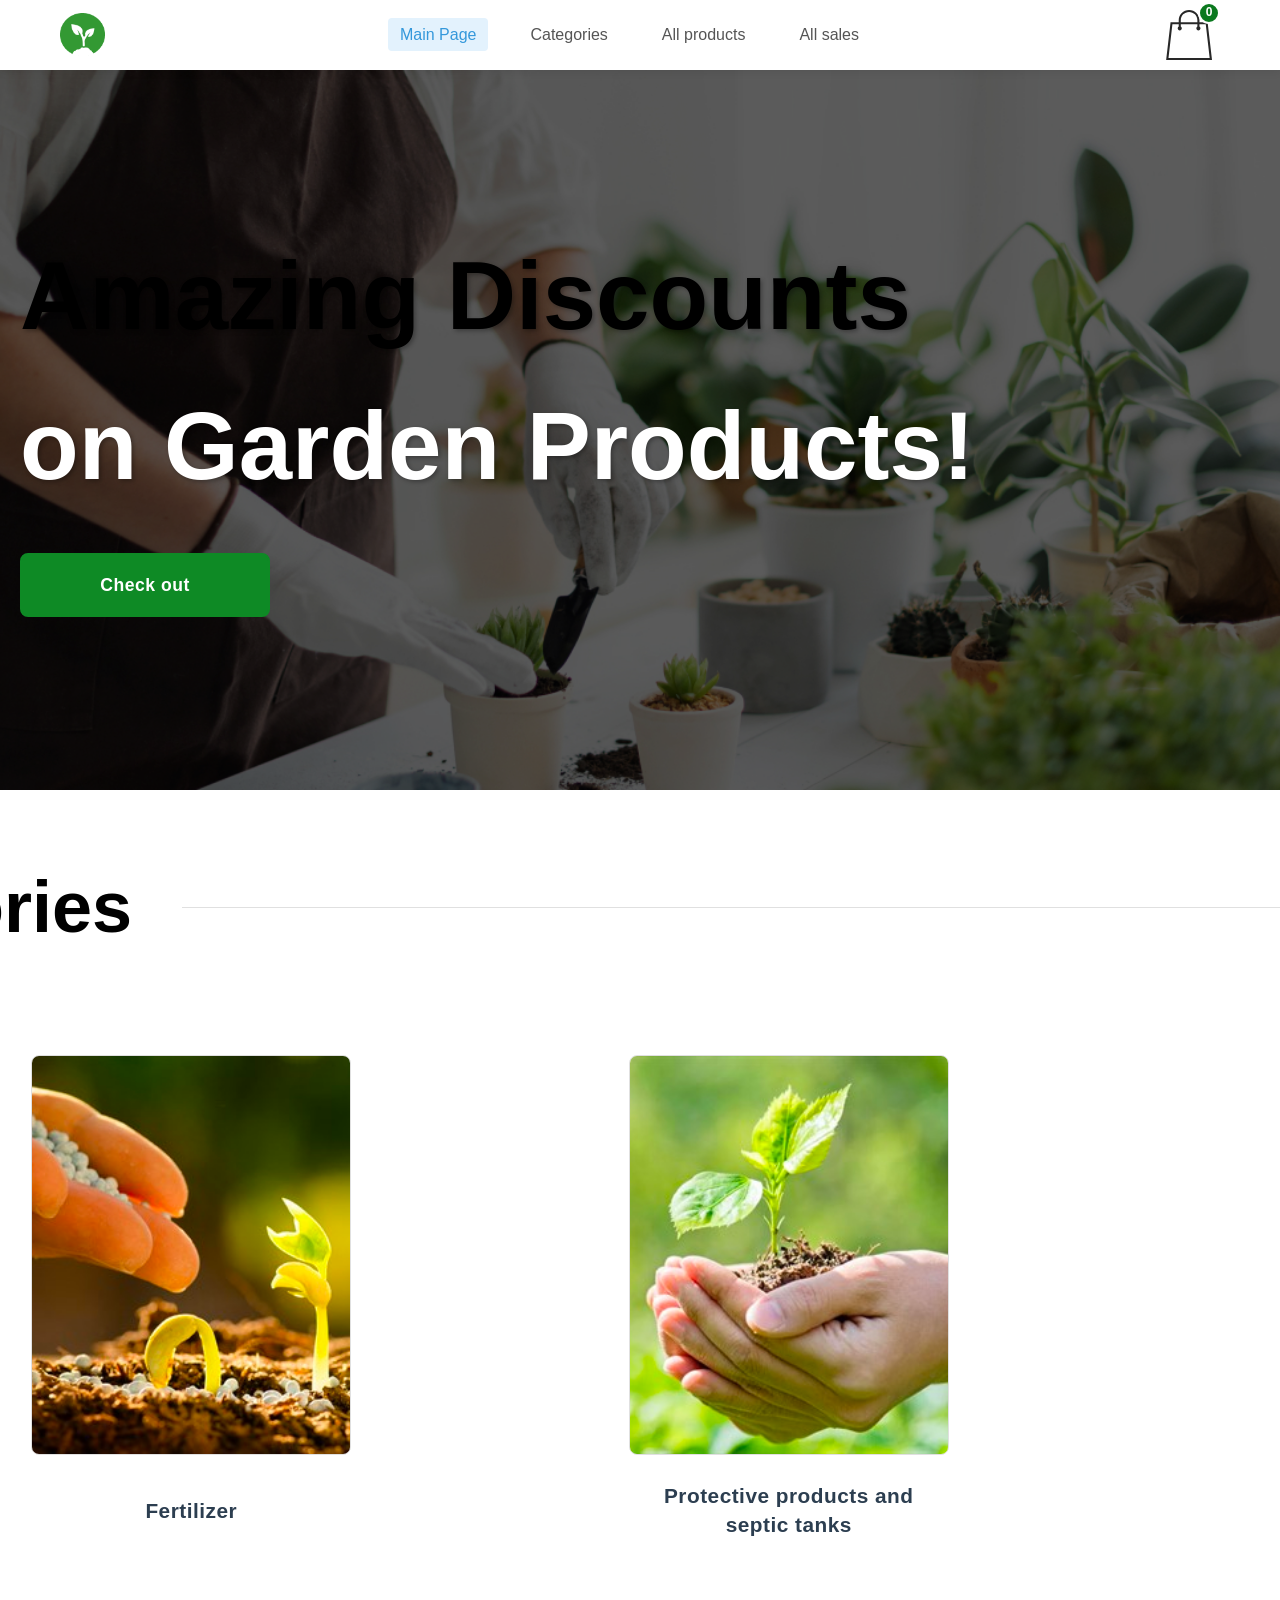
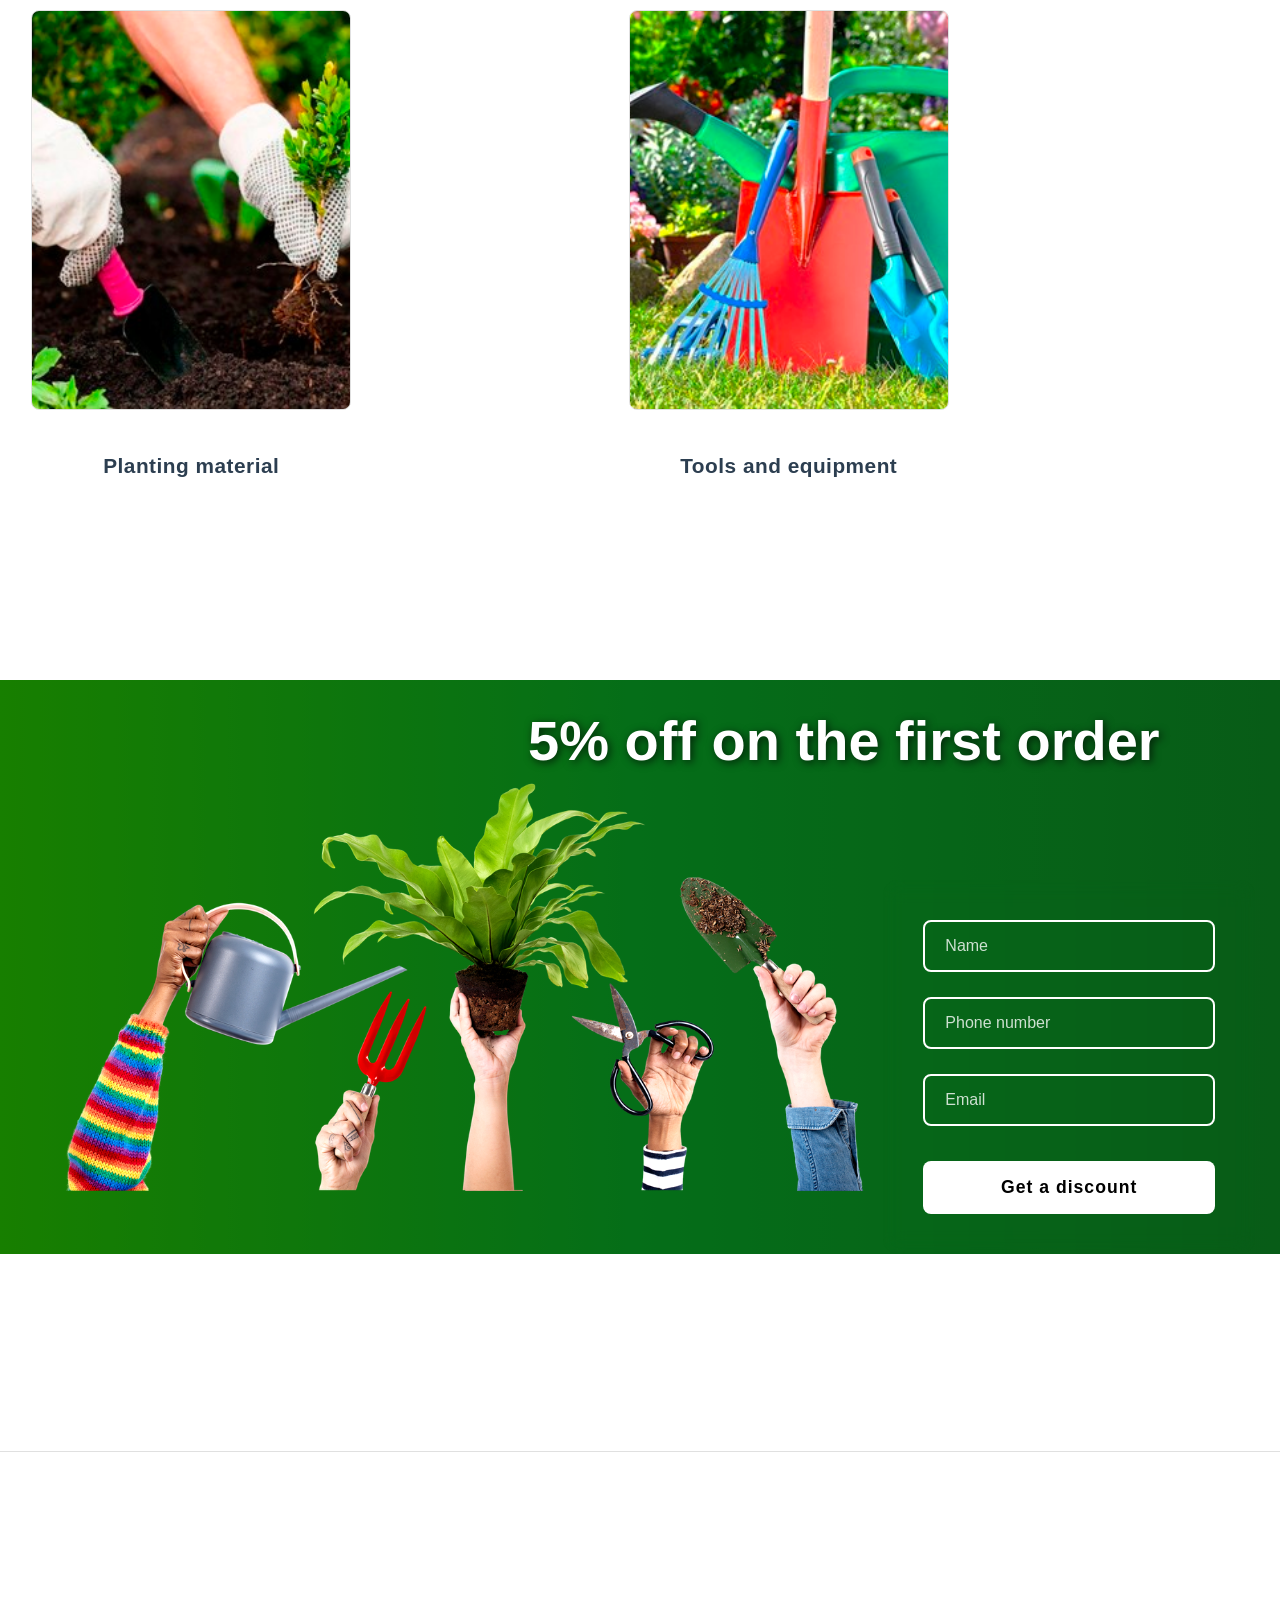
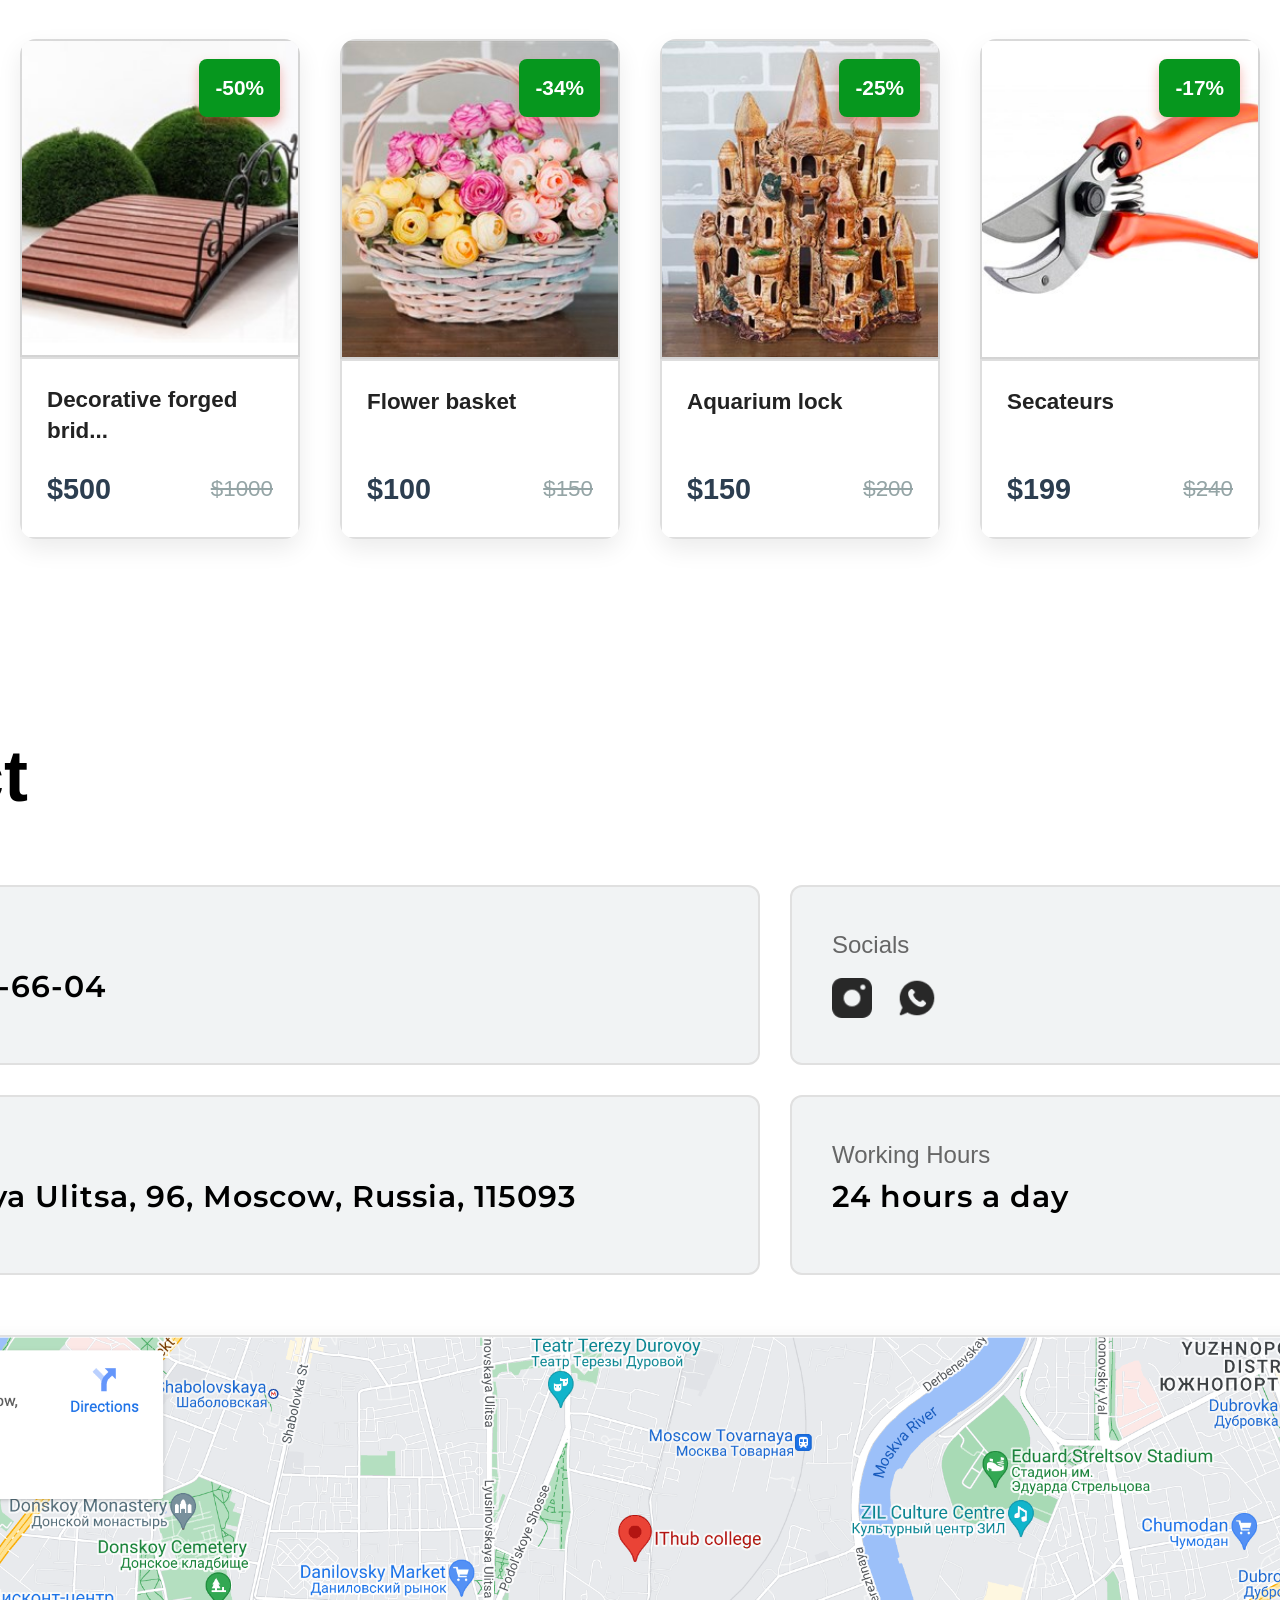
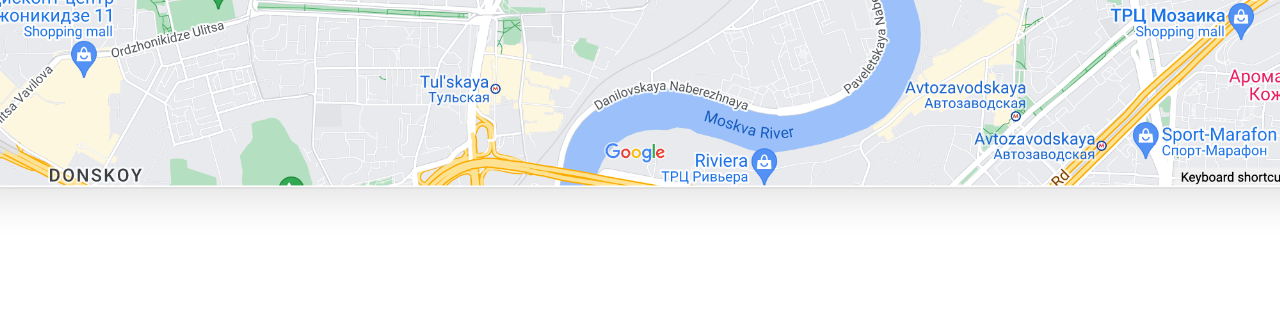
<file: index.html>
<!DOCTYPE html>
<html lang="ru">

<head>
    <meta charset="UTF-8">
    <meta name="viewport" content="width=device-width, initial-scale=1.0">
    <title>Мой интернет-магазин</title>
    <link rel="stylesheet" href="style.css">
    <link rel="stylesheet" href="https://cdnjs.cloudflare.com/ajax/libs/font-awesome/6.4.0/css/all.min.css">
    <link rel="preconnect" href="https://fonts.googleapis.com">
    <link rel="preconnect" href="https://fonts.gstatic.com" crossorigin>
    <link href="https://fonts.googleapis.com/css2?family=Montserrat:wght@600&display=swap" rel="stylesheet">
</head>

<body>
    <header class="header">
        <div class="container">
            <div class="logo">
                <a href="#">
                    <img src="photo/logo.png" alt="Логотип сайта" class="logo-img">
                </a>
            </div>

            <nav class="main-nav">
                <ul class="nav-list">
                    <li class="nav-item"><a href="index.html" class="nav-link active">Main Page</a></li>
                    <li class="nav-item"><a href="categories.html" class="nav-link">Categories</a></li>
                    <li class="nav-item"><a href="products.html" class="nav-link">All products</a></li>
                    <li class="nav-item"><a href="clearance.html" class="nav-link">All sales</a></li>
                </ul>
            </nav>

            <div class="nav-item">
                <a href="cart.html" class="cart-link">
                    <img src="photo/icon.svg" alt="Корзина" class="logo-img1">
                    <span class="cart-count">0</span>
                </a>
            </div>

            <button class="mobile-menu-btn">
                <i class="fas fa-bars"></i>
            </button>
        </div>
    </header>

    <main class="main-content">
        <section class="hero-section">
            <div class.container>
                <div class="hero-content">
                    <div class="hero-text">
                        <h1 class="hero-title">Amazing Discounts</h1>
                        <h2 class="hero-subtitle"><strong>on Garden Products!</strong></h2>
                        <div class="hero-buttons">
                            <a href="#" class="btn btn-primary">Check out</a>
                        </div>
                    </div>
                </div>
            </div>
        </section>

        <section class="categories-header-section">
            <div class="container">
                <div class="categories-header">
                    <div class="categories-title-wrapper">
                        <h2 class="categories-title">Categories</h2>
                        <div class="categories-line"></div>
                    </div>
                    <a href="#" class="all-categories-btn">
                        All categories
                    </a>
                </div>
            </div>
        </section>

        <section class="categories-cards-section">
            <div class="container">
                <div class="categories-cards-grid">
                    <!-- Карточка 1 -->
                    <div class="category-card-item">
                        <div class="category-card-image">
                            <img src="photo/Fertilizer.png" alt="Fertilizer">
                        </div>
                        <div class="category-card-text-container">
                            <h3 class="category-card-title">Fertilizer</h3>
                        </div>
                    </div>

                    <!-- Карточка 2 -->
                    <div class="category-card-item">
                        <div class="category-card-image">
                            <img src="photo/Protective products and septic tanks.png"
                                alt="Protective products and septic tanks">
                        </div>
                        <div class="category-card-text-container">
                            <h3 class="category-card-title">Protective products and septic tanks</h3>
                        </div>
                    </div>

                    <!-- Карточка 3 -->
                    <div class="category-card-item">
                        <div class="category-card-image">
                            <img src="photo/Planting material.png" alt="Planting material">
                        </div>
                        <div class="category-card-text-container">
                            <h3 class="category-card-title">Planting material</h3>
                        </div>
                    </div>

                    <!-- Карточка 4 -->
                    <div class="category-card-item">
                        <div class="category-card-image">
                            <img src="photo/Tools and equipment.png" alt="Tools and equipment">
                        </div>
                        <div class="category-card-text-container">
                            <h3 class="category-card-title">Tools and equipment</h3>
                        </div>
                    </div>
                </div>
            </div>
        </section>

        <section class="discount-section">
            <div class="discount-background">
                <div class="discount-text-overlay">
                    <h2 class="discount-title">5% off on the first order</h2>
                </div>

                <div class="discount-section-photo">
                    <img src="photo/discount-section-photo.png" alt="Описание">
                </div>

                <div class="discount-form-container">
                    <form class="discount-form">
                        <div class="form-group">
                            <input type="text" id="name" name="name" placeholder="Name" required>
                        </div>
                        <div class="form-group">
                            <input type="tel" id="phone" name="phone" placeholder="Phone number" required>
                        </div>
                        <div class="form-group">
                            <input type="email" id="email" name="email" placeholder="Email" required>
                        </div>
                        <button type="submit" class="discount-submit-btn">Get a discount</button>
                    </form>
                </div>
            </div>
        </section>

        <section class="categories-header-section">
            <div class="container">
                <div class="categories-header">
                    <div class="categories-title-wrapper">
                        <h2 class="categories-title">Sale</h2>
                        <div class="categories-line1"></div>
                    </div>
                    <a href="#" class="all-categories-btn">
                        All sales
                    </a>
                </div>
            </div>
        </section>

        <section class="products-section">
            <div class="container">
                <div class="products-grid">
                    <!-- Карточка 1 -->
                    <div class="product-card">
                        <div class="discount-badge">-50%</div>
                        <div class="product-image">
                            <img src="photo/Decorative_forged_ brid.png">
                        </div>
                        <div class="product-info">
                            <h3 class="product-title">Decorative forged brid...</h3>
                            <div class="pricing">
                                <span class="current-price">$500</span>
                                <span class="original-price">$1000</span>
                            </div>
                        </div>
                    </div>

                    <!-- Карточка 2 -->
                    <div class="product-card">
                        <div class="discount-badge">-34%</div>
                        <div class="product-image">
                            <img src="photo/Flower_basket.png">
                        </div>
                        <div class="product-info">
                            <h3 class="product-title">Flower basket</h3>
                            <div class="pricing">
                                <span class="current-price">$100</span>
                                <span class="original-price">$150</span>
                            </div>
                        </div>
                    </div>

                    <!-- Карточка 3 -->
                    <div class="product-card">
                        <div class="discount-badge">-25%</div>
                        <div class="product-image">
                            <img src="photo/Aquarium_lock.png">
                        </div>
                        <div class="product-info">
                            <h3 class="product-title">Aquarium lock</h3>
                            <div class="pricing">
                                <span class="current-price">$150</span>
                                <span class="original-price">$200</span>
                            </div>
                        </div>
                    </div>

                    <!-- Карточка 4 -->
                    <div class="product-card">
                        <div class="discount-badge">-17%</div>
                        <div class="product-image">
                            <img src="photo/Secateurs.png">
                        </div>
                        <div class="product-info">
                            <h3 class="product-title">Secateurs</h3>
                            <div class="pricing">
                                <span class="current-price">$199</span>
                                <span class="original-price">$240</span>
                            </div>
                        </div>
                    </div>
                </div>
            </div>
        </section>

        <section class="contact-section">
            <div class="container">
                <div class="contact-header-section">
                    <div class="contact-header">
                        <div class="contact-title-wrapper">
                            <h2 class="contact-title">Contact</h2>
                        </div>
                    </div>

                    <div class="contact-grid">
                        <div class="contact-left-column">
                            <div class="contact-card contact-card-phone">
                                <div class="contact-content">
                                    <h3 class="contact-card-text">Phone</h3>
                                    <p class="contact-card-title">+7 (499) 350-66-04</p>
                                </div>
                            </div>

                            <div class="contact-card contact-card-address">
                                <div class="contact-content">
                                    <h3 class="contact-card-text">Address</h3>
                                    <p class="contact-card-title">Dubininskaya Ulitsa, 96, Moscow, Russia, 115093</p>
                                </div>
                            </div>
                        </div>

                        <div class="contact-right-column">
                            <div class="contact-card contact-card-social">
                                <div class="contact-content">
                                    <h3 class="contact-card-text">Socials</h3>
                                    <div class="social-icons">
                                        <a href="#" class="social-icon">
                                            <img src="photo/instagram-icon.png" alt="Instagram" class="social-icon-img">
                                        </a>
                                        <a href="#" class="social-icon">
                                            <img src="photo/whatsapp-icon.png" alt="WhatsApp" class="social-icon-img">
                                        </a>
                                    </div>
                                </div>
                            </div>

                            <div class="contact-card contact-card-hours">
                                <div class="contact-content">
                                    <h3 class="contact-card-text">Working Hours</h3>
                                    <p class="contact-card-title">24 hours a day</p>
                                </div>
                            </div>
                        </div>
                    </div>

                    <div class="map-container">
                        <div class="map-wrapper">
                            <img src="photo/map.png" alt="Карта местоположения" class="map-image">
                        </div>
                    </div>
                </div>
        </section>

    </main>

    <script src="script.js"></script>
</body>

</html>
</file>
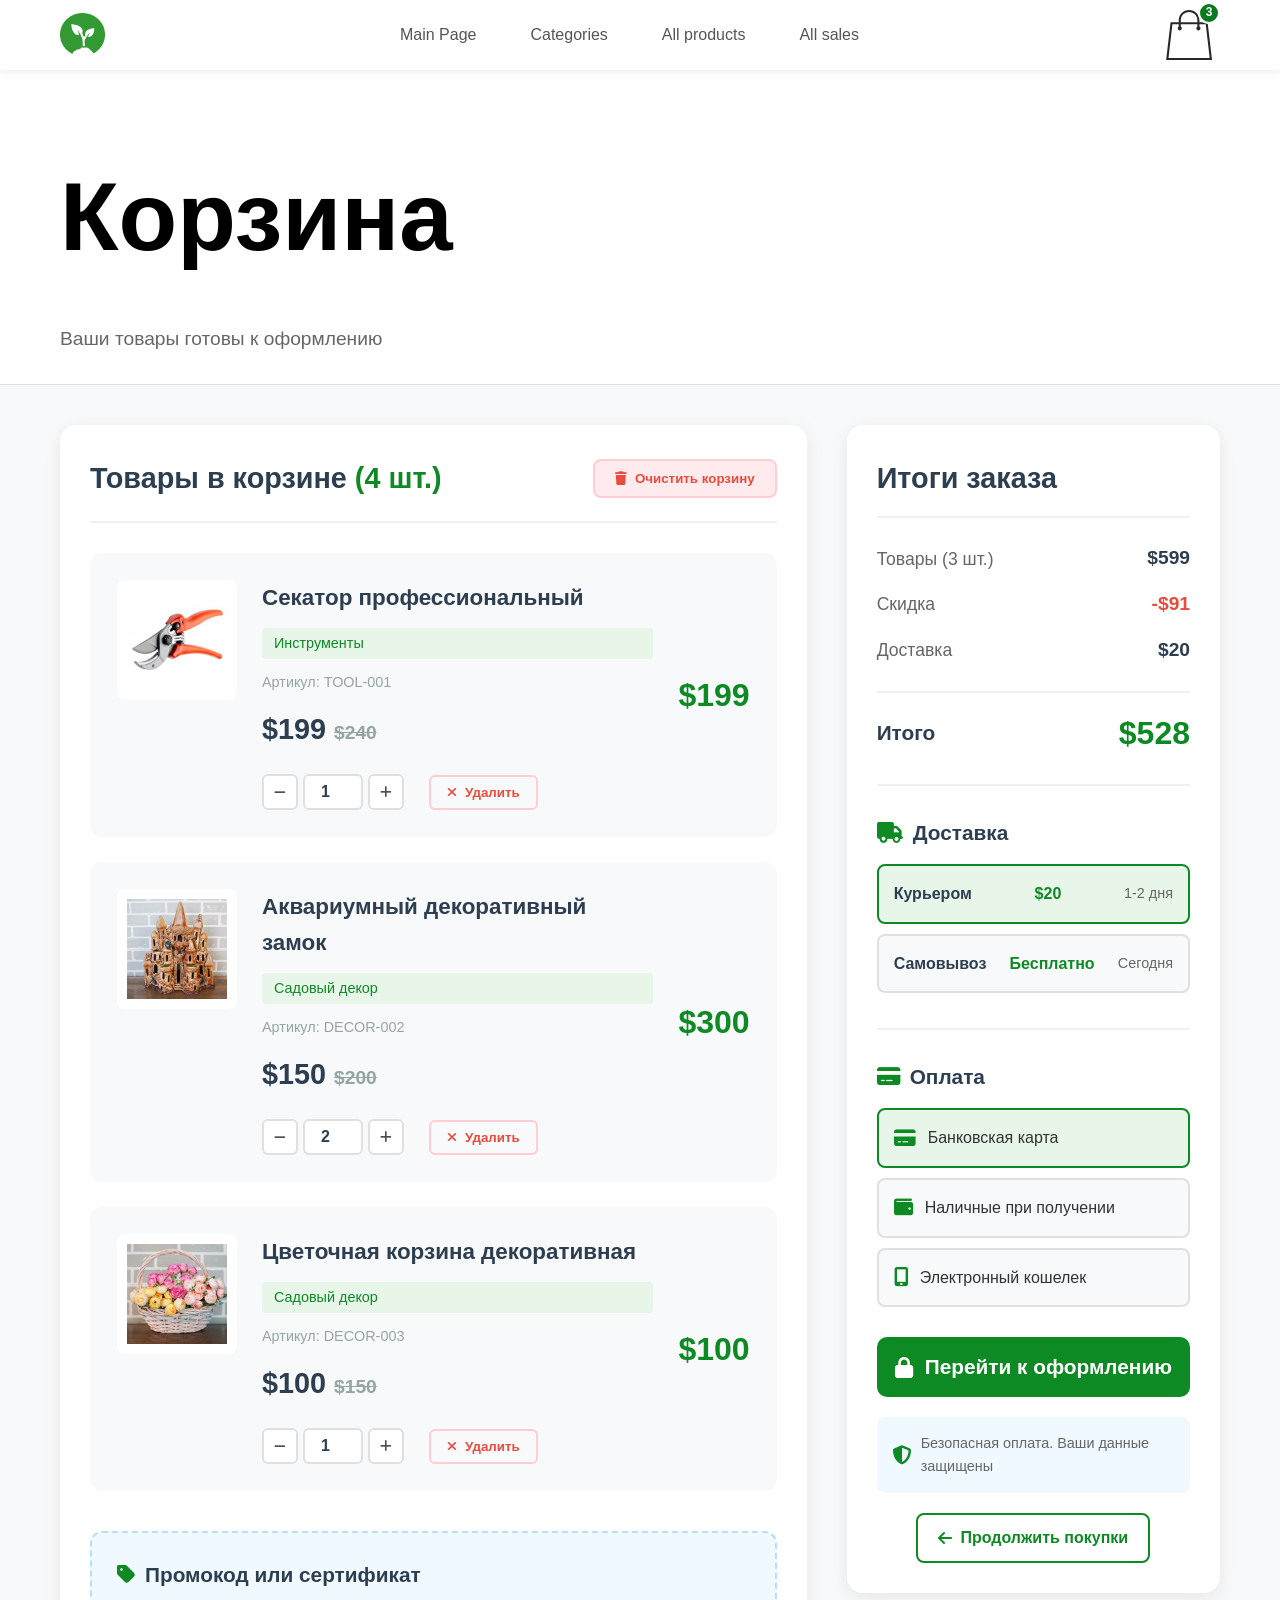
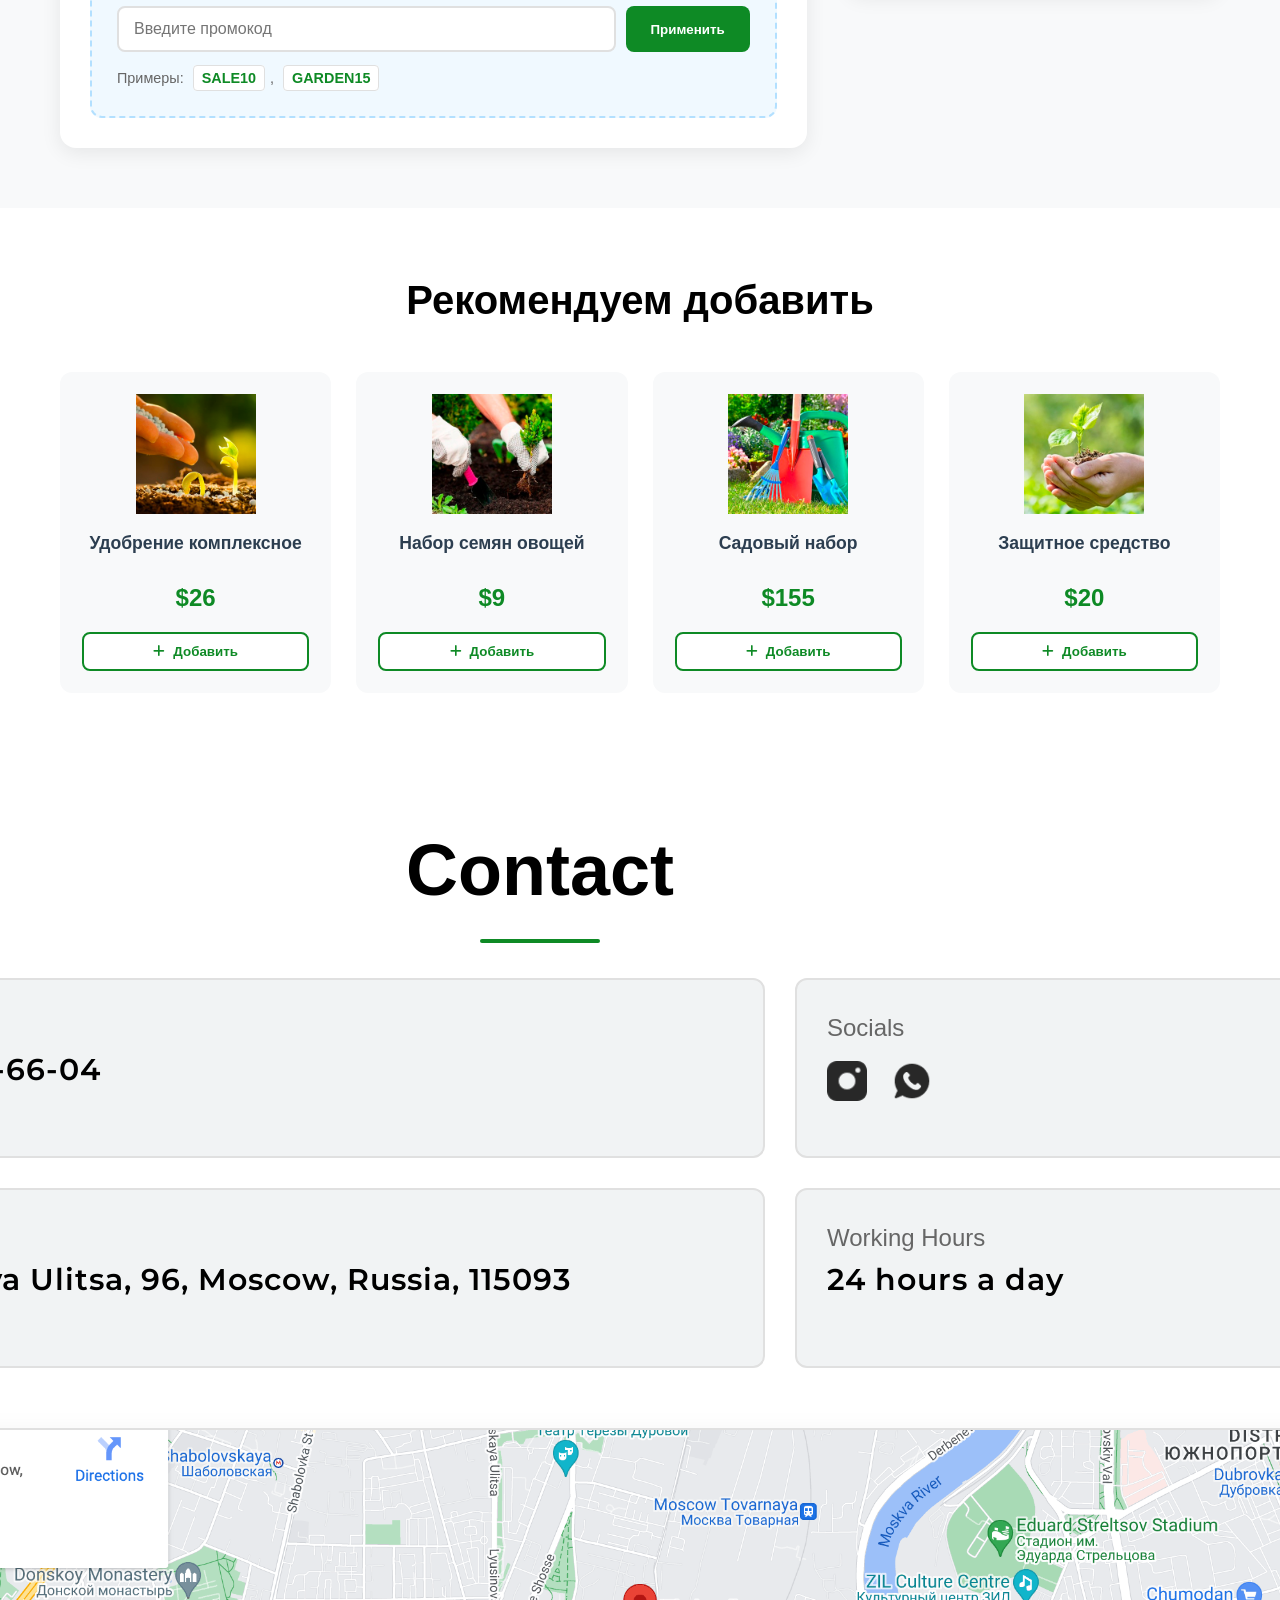
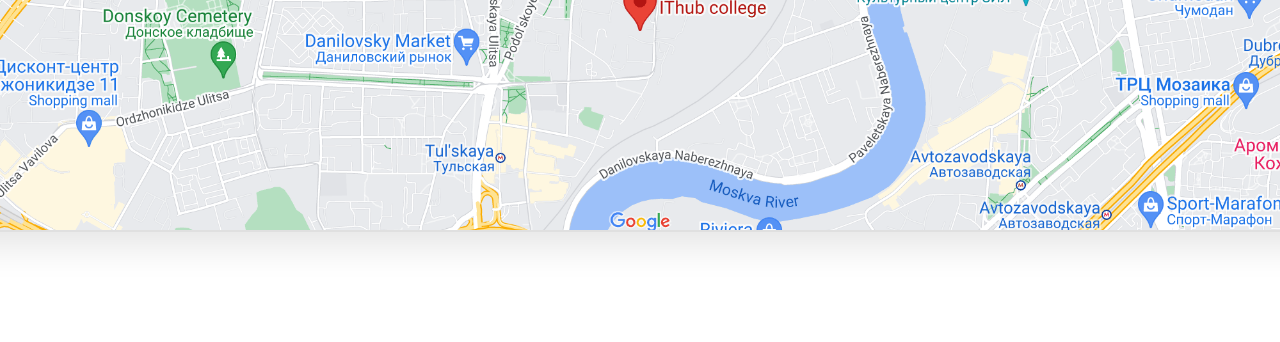
<file: cart.html>
<!DOCTYPE html>
<html lang="ru">

<head>
    <meta charset="UTF-8">
    <meta name="viewport" content="width=device-width, initial-scale=1.0">
    <title>Корзина | Мой интернет-магазин</title>
    <link rel="stylesheet" href="style.css">
    <link rel="stylesheet" href="cart.css">
    <link rel="stylesheet" href="https://cdnjs.cloudflare.com/ajax/libs/font-awesome/6.4.0/css/all.min.css">
    <link rel="preconnect" href="https://fonts.googleapis.com">
    <link rel="preconnect" href="https://fonts.gstatic.com" crossorigin>
    <link href="https://fonts.googleapis.com/css2?family=Montserrat:wght@600&display=swap" rel="stylesheet">
</head>

<body class="cart-page">
    <header class="header">
        <div class="container">
            <div class="logo">
                <a href="index.html">
                    <img src="photo/logo.png" alt="Логотип сайта" class="logo-img">
                </a>
            </div>

            <nav class="main-nav">
                <ul class="nav-list">
                    <li class="nav-item"><a href="index.html" class="nav-link">Main Page</a></li>
                    <li class="nav-item"><a href="categories.html" class="nav-link">Categories</a></li>
                    <li class="nav-item"><a href="products.html" class="nav-link">All products</a></li>
                    <li class="nav-item"><a href="clearance.html" class="nav-link">All sales</a></li>
                </ul>
            </nav>

            <div class="cart-section">
                <a href="cart.html" class="cart-link">
                    <img src="photo/icon.svg" alt="Корзина" class="logo-img1">
                    <span class="cart-count">3</span>
                </a>
            </div>

            <button class="mobile-menu-btn">
                <i class="fas fa-bars"></i>
            </button>
        </div>
    </header>

    <main class="main-content">
        <section class="cart-header-section">
            <div class="container">
                <div class="cart-header">
                    <div class="cart-title-wrapper">
                        <h1 class="cart-title">Корзина</h1>
                        <div class="cart-subtitle">Ваши товары готовы к оформлению</div>
                    </div>
                </div>
            </div>
        </section>

        <section class="cart-content-section">
            <div class="container">
                <div class="cart-layout">
                    <!-- ЛЕВАЯ КОЛОНКА: Список товаров -->
                    <div class="cart-items-column">
                        <div class="cart-items-header">
                            <h2 class="items-title">Товары в корзине <span class="items-count">(3 шт.)</span></h2>
                            <button class="clear-cart-btn">
                                <i class="fas fa-trash"></i> Очистить корзину
                            </button>
                        </div>

                        <div class="cart-items-list">
                            <!-- Товар 1 -->
                            <div class="cart-item">
                                <div class="item-image">
                                    <img src="photo/Secateurs.png" alt="Секатор">
                                </div>
                                <div class="item-details">
                                    <h3 class="item-title">Секатор профессиональный</h3>
                                    <div class="item-category">Инструменты</div>
                                    <div class="item-sku">Артикул: TOOL-001</div>
                                    
                                    <div class="item-price-info">
                                        <div class="current-price">$199 <span class="original-price">$240</span></div>
                                        <div class="discount-badge">-17%</div>
                                    </div>
                                    
                                    <div class="item-controls">
                                        <div class="quantity-control">
                                            <button class="quantity-btn minus-btn">
                                                <i class="fas fa-minus"></i>
                                            </button>
                                            <input type="number" class="quantity-input" value="1" min="1" max="10">
                                            <button class="quantity-btn plus-btn">
                                                <i class="fas fa-plus"></i>
                                            </button>
                                        </div>
                                        <button class="remove-item-btn">
                                            <i class="fas fa-times"></i> Удалить
                                        </button>
                                    </div>
                                </div>
                                <div class="item-total">
                                    <div class="total-price">$199</div>
                                </div>
                            </div>

                            <!-- Товар 2 -->
                            <div class="cart-item">
                                <div class="item-image">
                                    <img src="photo/Aquarium_lock.png" alt="Аквариумный замок">
                                </div>
                                <div class="item-details">
                                    <h3 class="item-title">Аквариумный декоративный замок</h3>
                                    <div class="item-category">Садовый декор</div>
                                    <div class="item-sku">Артикул: DECOR-002</div>
                                    
                                    <div class="item-price-info">
                                        <div class="current-price">$150 <span class="original-price">$200</span></div>
                                        <div class="discount-badge">-25%</div>
                                    </div>
                                    
                                    <div class="item-controls">
                                        <div class="quantity-control">
                                            <button class="quantity-btn minus-btn">
                                                <i class="fas fa-minus"></i>
                                            </button>
                                            <input type="number" class="quantity-input" value="2" min="1" max="10">
                                            <button class="quantity-btn plus-btn">
                                                <i class="fas fa-plus"></i>
                                            </button>
                                        </div>
                                        <button class="remove-item-btn">
                                            <i class="fas fa-times"></i> Удалить
                                        </button>
                                    </div>
                                </div>
                                <div class="item-total">
                                    <div class="total-price">$300</div>
                                </div>
                            </div>

                            <!-- Товар 3 -->
                            <div class="cart-item">
                                <div class="item-image">
                                    <img src="photo/Flower_basket.png" alt="Цветочная корзина">
                                </div>
                                <div class="item-details">
                                    <h3 class="item-title">Цветочная корзина декоративная</h3>
                                    <div class="item-category">Садовый декор</div>
                                    <div class="item-sku">Артикул: DECOR-003</div>
                                    
                                    <div class="item-price-info">
                                        <div class="current-price">$100 <span class="original-price">$150</span></div>
                                        <div class="discount-badge">-34%</div>
                                    </div>
                                    
                                    <div class="item-controls">
                                        <div class="quantity-control">
                                            <button class="quantity-btn minus-btn">
                                                <i class="fas fa-minus"></i>
                                            </button>
                                            <input type="number" class="quantity-input" value="1" min="1" max="10">
                                            <button class="quantity-btn plus-btn">
                                                <i class="fas fa-plus"></i>
                                            </button>
                                        </div>
                                        <button class="remove-item-btn">
                                            <i class="fas fa-times"></i> Удалить
                                        </button>
                                    </div>
                                </div>
                                <div class="item-total">
                                    <div class="total-price">$100</div>
                                </div>
                            </div>
                        </div>

                        <div class="cart-promo-section">
                            <h3 class="promo-title">
                                <i class="fas fa-tag"></i> Промокод или сертификат
                            </h3>
                            <div class="promo-input-group">
                                <input type="text" class="promo-input" placeholder="Введите промокод">
                                <button class="promo-apply-btn">Применить</button>
                            </div>
                            <div class="promo-examples">
                                Примеры: <span class="promo-example">SALE10</span>, <span class="promo-example">GARDEN15</span>
                            </div>
                        </div>
                    </div>

                    <!-- ПРАВАЯ КОЛОНКА: Итоги заказа -->
                    <div class="cart-summary-column">
                        <div class="order-summary">
                            <h2 class="summary-title">Итоги заказа</h2>
                            
                            <div class="summary-details">
                                <div class="summary-row">
                                    <span class="summary-label">Товары (3 шт.)</span>
                                    <span class="summary-value">$599</span>
                                </div>
                                <div class="summary-row">
                                    <span class="summary-label">Скидка</span>
                                    <span class="summary-value discount-value">-$91</span>
                                </div>
                                <div class="summary-row">
                                    <span class="summary-label">Доставка</span>
                                    <span class="summary-value">$20</span>
                                </div>
                                <div class="summary-row total-row">
                                    <span class="summary-label">Итого</span>
                                    <span class="summary-value total-value">$528</span>
                                </div>
                            </div>

                            <div class="delivery-options">
                                <h3 class="delivery-title">
                                    <i class="fas fa-truck"></i> Доставка
                                </h3>
                                <div class="delivery-option active">
                                    <input type="radio" id="delivery1" name="delivery" checked>
                                    <label for="delivery1">
                                        <span class="option-title">Курьером</span>
                                        <span class="option-price">$20</span>
                                        <span class="option-time">1-2 дня</span>
                                    </label>
                                </div>
                                <div class="delivery-option">
                                    <input type="radio" id="delivery2" name="delivery">
                                    <label for="delivery2">
                                        <span class="option-title">Самовывоз</span>
                                        <span class="option-price">Бесплатно</span>
                                        <span class="option-time">Сегодня</span>
                                    </label>
                                </div>
                            </div>

                            <div class="payment-options">
                                <h3 class="payment-title">
                                    <i class="fas fa-credit-card"></i> Оплата
                                </h3>
                                <div class="payment-option">
                                    <input type="radio" id="payment1" name="payment" checked>
                                    <label for="payment1">
                                        <i class="fas fa-credit-card"></i> Банковская карта
                                    </label>
                                </div>
                                <div class="payment-option">
                                    <input type="radio" id="payment2" name="payment">
                                    <label for="payment2">
                                        <i class="fas fa-wallet"></i> Наличные при получении
                                    </label>
                                </div>
                                <div class="payment-option">
                                    <input type="radio" id="payment3" name="payment">
                                    <label for="payment3">
                                        <i class="fas fa-mobile-alt"></i> Электронный кошелек
                                    </label>
                                </div>
                            </div>

                            <button class="checkout-btn">
                                <i class="fas fa-lock"></i> Перейти к оформлению
                            </button>

                            <div class="secure-payment">
                                <i class="fas fa-shield-alt"></i>
                                <span>Безопасная оплата. Ваши данные защищены</span>
                            </div>

                            <div class="continue-shopping">
                                <a href="products.html" class="continue-link">
                                    <i class="fas fa-arrow-left"></i> Продолжить покупки
                                </a>
                            </div>
                        </div>
                    </div>
                </div>
            </div>
        </section>

        <section class="recommendations-section">
            <div class="container">
                <h2 class="recommendations-title">Рекомендуем добавить</h2>
                <div class="recommendations-grid">
                    <!-- Рекомендуемый товар 1 -->
                    <div class="recommendation-item">
                        <div class="rec-image">
                            <img src="photo/Fertilizer.png" alt="Удобрение">
                        </div>
                        <div class="rec-details">
                            <h3 class="rec-title">Удобрение комплексное</h3>
                            <div class="rec-price">$26</div>
                            <button class="rec-add-btn">
                                <i class="fas fa-plus"></i> Добавить
                            </button>
                        </div>
                    </div>

                    <!-- Рекомендуемый товар 2 -->
                    <div class="recommendation-item">
                        <div class="rec-image">
                            <img src="photo/Planting material.png" alt="Семена">
                        </div>
                        <div class="rec-details">
                            <h3 class="rec-title">Набор семян овощей</h3>
                            <div class="rec-price">$9</div>
                            <button class="rec-add-btn">
                                <i class="fas fa-plus"></i> Добавить
                            </button>
                        </div>
                    </div>

                    <!-- Рекомендуемый товар 3 -->
                    <div class="recommendation-item">
                        <div class="rec-image">
                            <img src="photo/Tools and equipment.png" alt="Инструменты">
                        </div>
                        <div class="rec-details">
                            <h3 class="rec-title">Садовый набор</h3>
                            <div class="rec-price">$155</div>
                            <button class="rec-add-btn">
                                <i class="fas fa-plus"></i> Добавить
                            </button>
                        </div>
                    </div>

                    <!-- Рекомендуемый товар 4 -->
                    <div class="recommendation-item">
                        <div class="rec-image">
                            <img src="photo/Protective products and septic tanks.png" alt="Защита">
                        </div>
                        <div class="rec-details">
                            <h3 class="rec-title">Защитное средство</h3>
                            <div class="rec-price">$20</div>
                            <button class="rec-add-btn">
                                <i class="fas fa-plus"></i> Добавить
                            </button>
                        </div>
                    </div>
                </div>
            </div>
        </section>

        <section class="contact-section">
            <div class="container">
                <div class="contact-header-section">
                    <div class="contact-header">
                        <div class="contact-title-wrapper">
                            <h2 class="contact-title">Contact</h2>
                        </div>
                    </div>

                    <div class="contact-grid">
                        <div class="contact-left-column">
                            <div class="contact-card contact-card-phone">
                                <div class="contact-content">
                                    <h3 class="contact-card-text">Phone</h3>
                                    <p class="contact-card-title">+7 (499) 350-66-04</p>
                                </div>
                            </div>

                            <div class="contact-card contact-card-address">
                                <div class="contact-content">
                                    <h3 class="contact-card-text">Address</h3>
                                    <p class="contact-card-title">Dubininskaya Ulitsa, 96, Moscow, Russia, 115093</p>
                                </div>
                            </div>
                        </div>

                        <div class="contact-right-column">
                            <div class="contact-card contact-card-social">
                                <div class="contact-content">
                                    <h3 class="contact-card-text">Socials</h3>
                                    <div class="social-icons">
                                        <a href="#" class="social-icon">
                                            <img src="photo/instagram-icon.png" alt="Instagram" class="social-icon-img">
                                        </a>
                                        <a href="#" class="social-icon">
                                            <img src="photo/whatsapp-icon.png" alt="WhatsApp" class="social-icon-img">
                                        </a>
                                    </div>
                                </div>
                            </div>

                            <div class="contact-card contact-card-hours">
                                <div class="contact-content">
                                    <h3 class="contact-card-text">Working Hours</h3>
                                    <p class="contact-card-title">24 hours a day</p>
                                </div>
                            </div>
                        </div>
                    </div>

                    <div class="map-container">
                        <div class="map-wrapper">
                            <img src="photo/map.png" alt="Карта местоположения" class="map-image">
                        </div>
                    </div>
                </div>
            </div>
        </section>

    </main>

    <script src="script.js"></script>
    <script src="cart.js"></script>
</body>

</html>
</file>
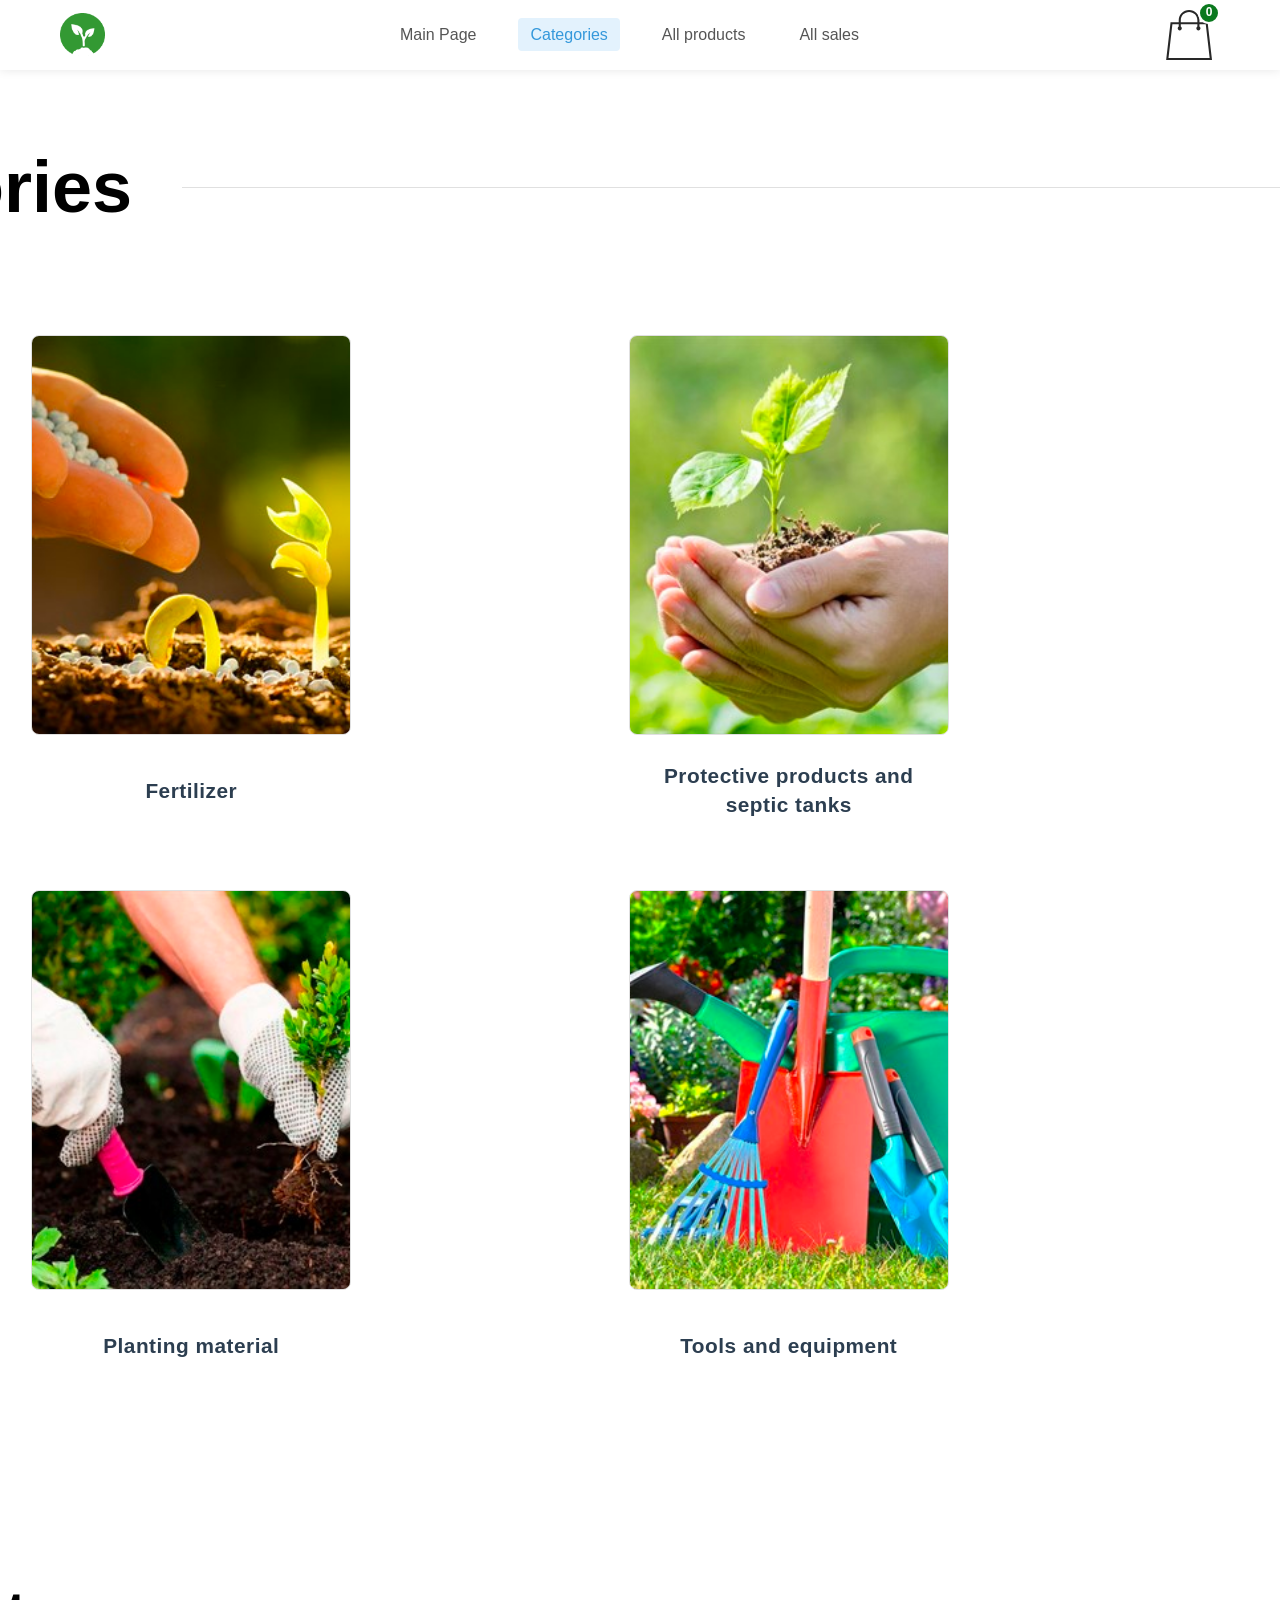
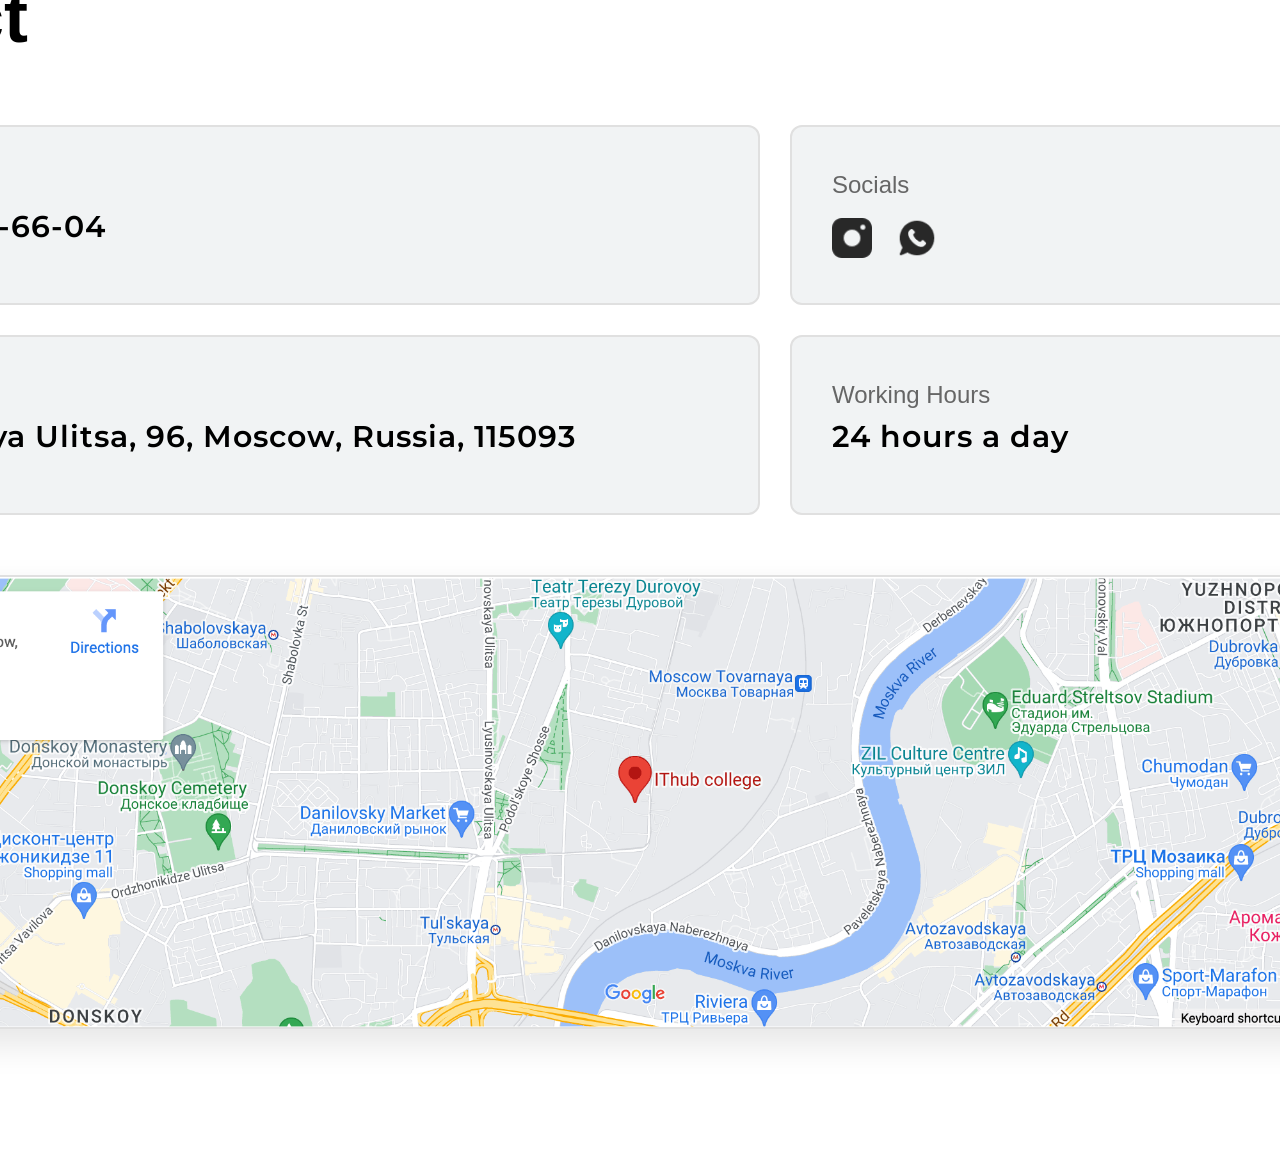
<file: categories.html>
<!DOCTYPE html>
<html lang="ru">

<head>
    <meta charset="UTF-8">
    <meta name="viewport" content="width=device-width, initial-scale=1.0">
    <title>Категории | Мой интернет-магазин</title>
    <link rel="stylesheet" href="style.css">
    <link rel="stylesheet" href="https://cdnjs.cloudflare.com/ajax/libs/font-awesome/6.4.0/css/all.min.css">
    <link rel="preconnect" href="https://fonts.googleapis.com">
    <link rel="preconnect" href="https://fonts.gstatic.com" crossorigin>
    <link href="https://fonts.googleapis.com/css2?family=Montserrat:wght@600&display=swap" rel="stylesheet">
</head>

<body>
    <header class="header">
        <div class="container">
            <div class="logo">
                <a href="index.html">
                    <img src="photo/logo.png" alt="Логотип сайта" class="logo-img">
                </a>
            </div>

            <nav class="main-nav">
                <ul class="nav-list">
                    <li class="nav-item"><a href="index.html" class="nav-link">Main Page</a></li>
                    <li class="nav-item"><a href="categories.html" class="nav-link active">Categories</a></li>
                    <li class="nav-item"><a href="products.html" class="nav-link">All products</a></li>
                    <li class="nav-item"><a href="clearance.html" class="nav-link">All sales</a></li>
                </ul>
            </nav>

            <div class="cart-section">
                <a href="cart.html" class="cart-link">
                    <img src="photo/icon.svg" alt="Корзина" class="logo-img1">
                    <span class="cart-count">0</span>
                </a>
            </div>

            <button class="mobile-menu-btn">
                <i class="fas fa-bars"></i>
            </button>
        </div>
    </header>

    <main class="main-content">
        <section class="categories-header-section">
            <div class="container">
                <div class="categories-header">
                    <div class="categories-title-wrapper">
                        <h2 class="categories-title">Categories</h2>
                        <div class="categories-line"></div>
                    </div>
                    <a href="#" class="all-categories-btn">
                        All categories
                    </a>
                </div>
            </div>
        </section>

        <section class="categories-cards-section">
            <div class="container">
                <div class="categories-cards-grid">
                    <!-- Карточка 1 -->
                    <div class="category-card-item">
                        <div class="category-card-image">
                            <img src="photo/Fertilizer.png" alt="Fertilizer">
                        </div>
                        <div class="category-card-text-container">
                            <h3 class="category-card-title">Fertilizer</h3>
                        </div>
                    </div>

                    <!-- Карточка 2 -->
                    <div class="category-card-item">
                        <div class="category-card-image">
                            <img src="photo/Protective products and septic tanks.png"
                                alt="Protective products and septic tanks">
                        </div>
                        <div class="category-card-text-container">
                            <h3 class="category-card-title">Protective products and septic tanks</h3>
                        </div>
                    </div>

                    <!-- Карточка 3 -->
                    <div class="category-card-item">
                        <div class="category-card-image">
                            <img src="photo/Planting material.png" alt="Planting material">
                        </div>
                        <div class="category-card-text-container">
                            <h3 class="category-card-title">Planting material</h3>
                        </div>
                    </div>

                    <!-- Карточка 4 -->
                    <div class="category-card-item">
                        <div class="category-card-image">
                            <img src="photo/Tools and equipment.png" alt="Tools and equipment">
                        </div>
                        <div class="category-card-text-container">
                            <h3 class="category-card-title">Tools and equipment</h3>
                        </div>
                    </div>
                </div>
            </div>
        </section>

        <section class="contact-section">
            <div class="container">
                <div class="contact-header-section">
                    <div class="contact-header">
                        <div class="contact-title-wrapper">
                            <h2 class="contact-title">Contact</h2>
                        </div>
                    </div>

                    <div class="contact-grid">
                        <div class="contact-left-column">
                            <div class="contact-card contact-card-phone">
                                <div class="contact-content">
                                    <h3 class="contact-card-text">Phone</h3>
                                    <p class="contact-card-title">+7 (499) 350-66-04</p>
                                </div>
                            </div>

                            <div class="contact-card contact-card-address">
                                <div class="contact-content">
                                    <h3 class="contact-card-text">Address</h3>
                                    <p class="contact-card-title">Dubininskaya Ulitsa, 96, Moscow, Russia, 115093</p>
                                </div>
                            </div>
                        </div>

                        <div class="contact-right-column">
                            <div class="contact-card contact-card-social">
                                <div class="contact-content">
                                    <h3 class="contact-card-text">Socials</h3>
                                    <div class="social-icons">
                                        <a href="#" class="social-icon">
                                            <img src="photo/instagram-icon.png" alt="Instagram" class="social-icon-img">
                                        </a>
                                        <a href="#" class="social-icon">
                                            <img src="photo/whatsapp-icon.png" alt="WhatsApp" class="social-icon-img">
                                        </a>
                                    </div>
                                </div>
                            </div>

                            <div class="contact-card contact-card-hours">
                                <div class="contact-content">
                                    <h3 class="contact-card-text">Working Hours</h3>
                                    <p class="contact-card-title">24 hours a day</p>
                                </div>
                            </div>
                        </div>
                    </div>

                    <div class="map-container">
                        <div class="map-wrapper">
                            <img src="photo/map.png" alt="Карта местоположения" class="map-image">
                        </div>
                    </div>
                </div>
            </div>
        </section>

    </main>

    <script src="script.js"></script>
    <script>
        // Специальный скрипт для страницы категорий
        document.addEventListener('DOMContentLoaded', function() {
            console.log('Страница категорий загружена');
            
            // Добавляем класс к body для стилей
            document.body.classList.add('categories-page');
            
            // Обновляем активную ссылку
            const navLinks = document.querySelectorAll('.nav-link');
            navLinks.forEach(link => {
                if (link.getAttribute('href') === 'categories.html') {
                    link.classList.add('active');
                } else {
                    link.classList.remove('active');
                }
            });
        });
    </script>
</body>

</html>
</file>
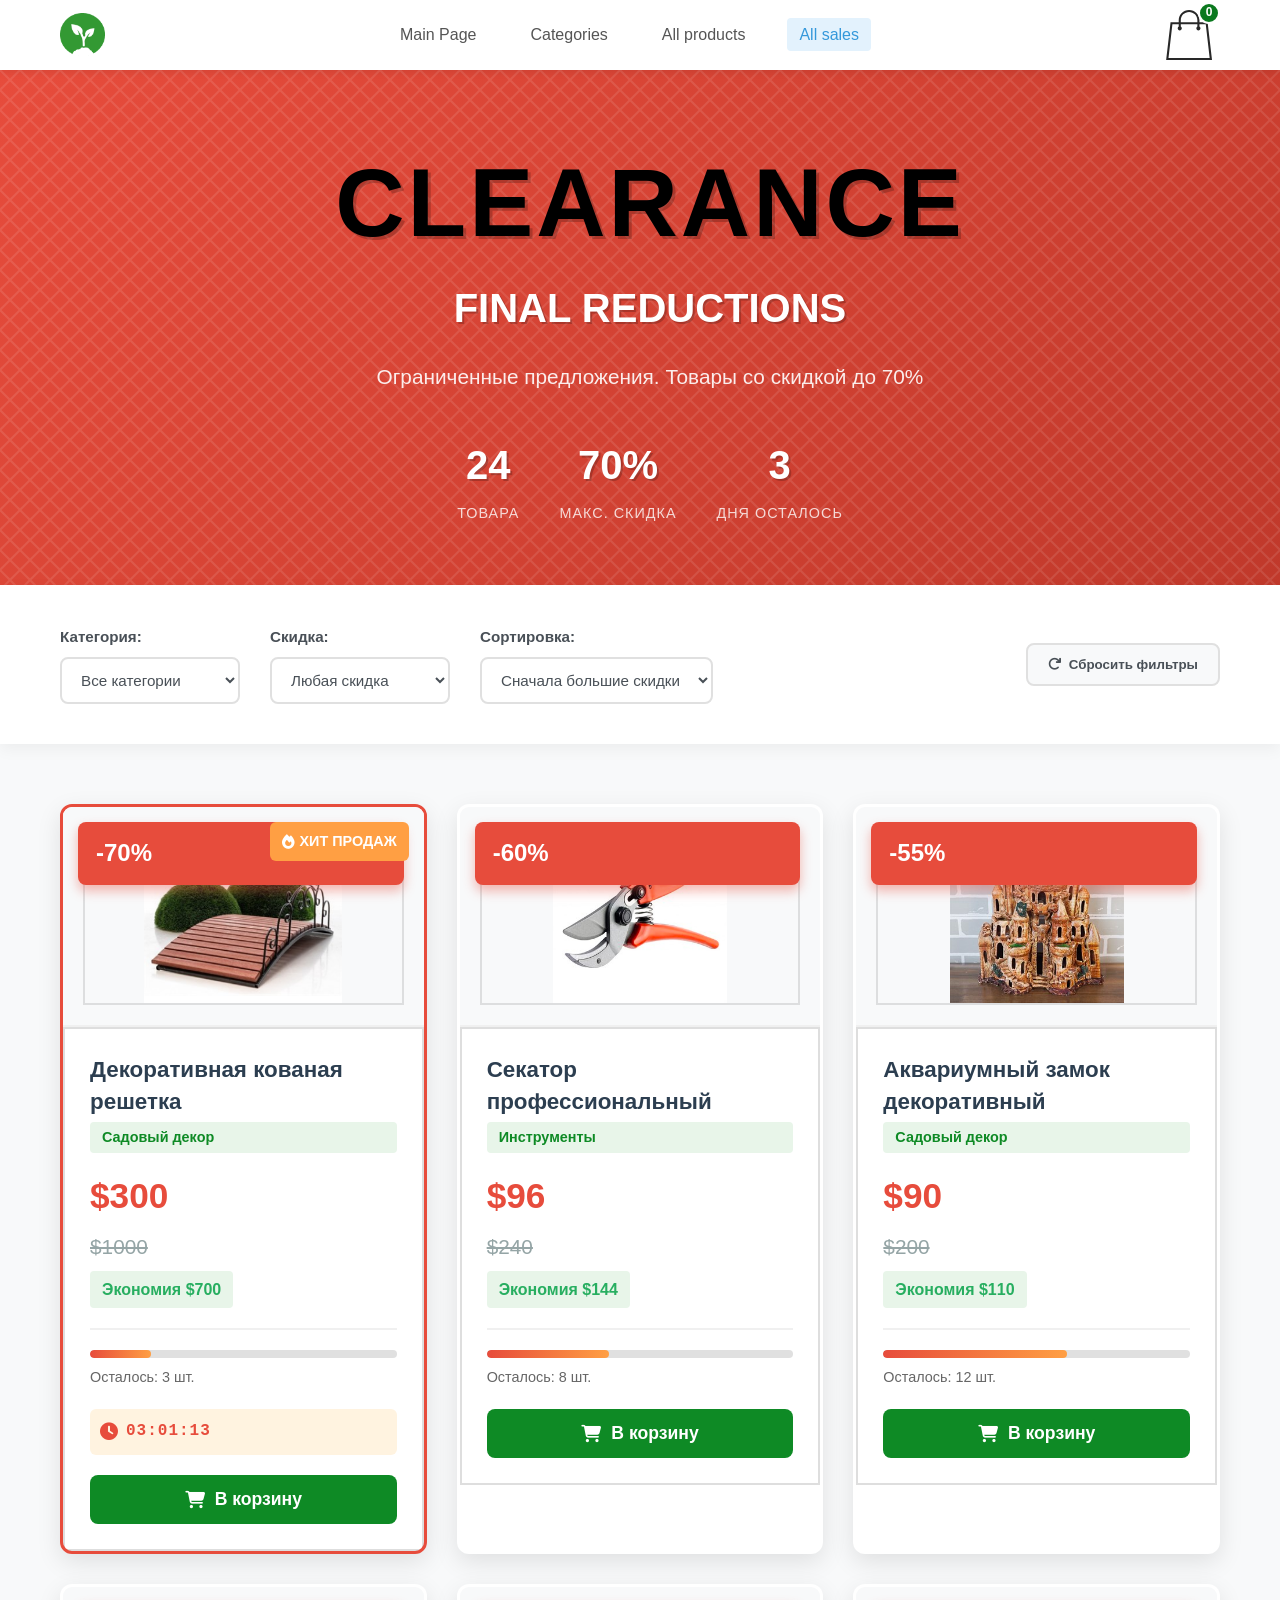
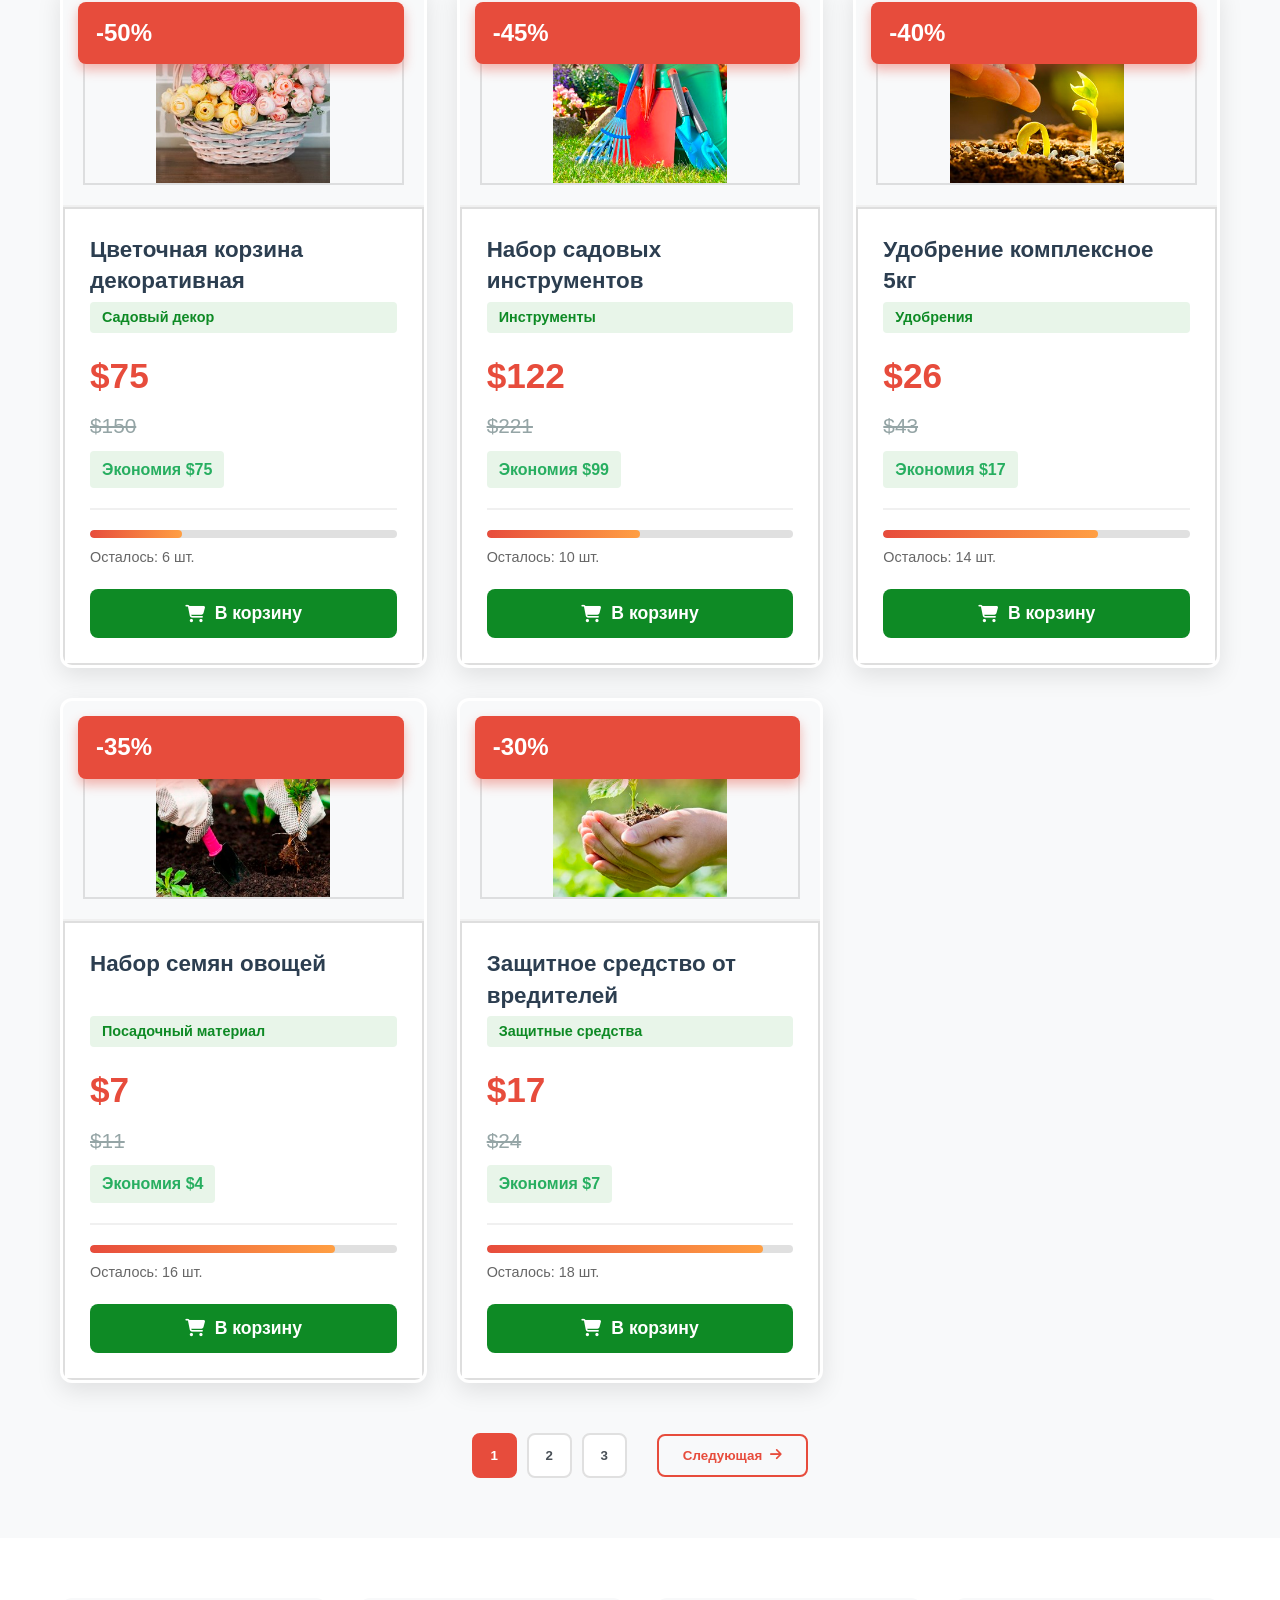
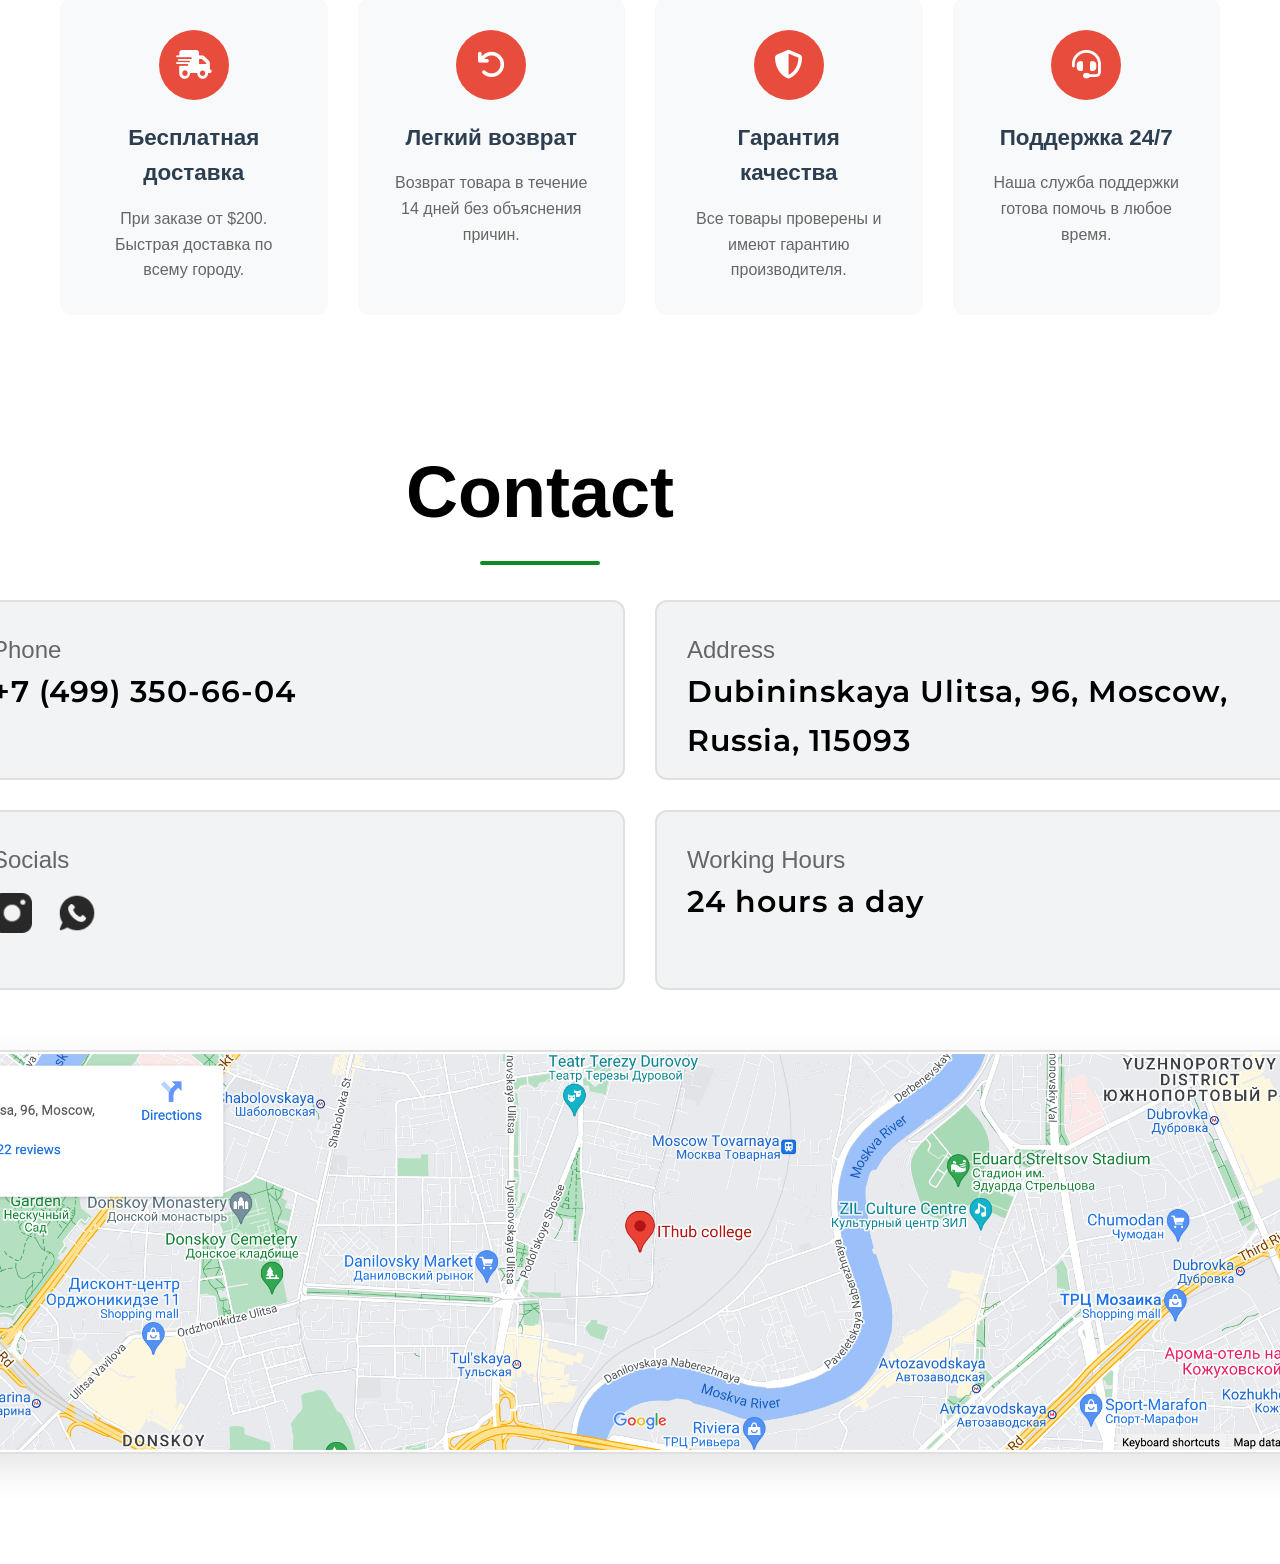
<file: clearance.html>
<!DOCTYPE html>
<html lang="ru">

<head>
    <meta charset="UTF-8">
    <meta name="viewport" content="width=device-width, initial-scale=1.0">
    <title>Все распродажи | Мой интернет-магазин</title>
    <link rel="stylesheet" href="style.css">
    <link rel="stylesheet" href="clearance.css">
    <link rel="stylesheet" href="https://cdnjs.cloudflare.com/ajax/libs/font-awesome/6.4.0/css/all.min.css">
    <link rel="preconnect" href="https://fonts.googleapis.com">
    <link rel="preconnect" href="https://fonts.gstatic.com" crossorigin>
    <link href="https://fonts.googleapis.com/css2?family=Montserrat:wght@600&display=swap" rel="stylesheet">
</head>

<body class="clearance-page">
    <header class="header">
        <div class="container">
            <div class="logo">
                <a href="index.html">
                    <img src="photo/logo.png" alt="Логотип сайта" class="logo-img">
                </a>
            </div>

            <nav class="main-nav">
                <ul class="nav-list">
                    <li class="nav-item"><a href="index.html" class="nav-link">Main Page</a></li>
                    <li class="nav-item"><a href="categories.html" class="nav-link">Categories</a></li>
                    <li class="nav-item"><a href="products.html" class="nav-link">All products</a></li>
                    <li class="nav-item"><a href="clearance.html" class="nav-link active">All sales</a></li>
                </ul>
            </nav>

            <div class="cart-section">
                <a href="cart.html" class="cart-link">
                    <img src="photo/icon.svg" alt="Корзина" class="logo-img1">
                    <span class="cart-count">0</span>
                </a>
            </div>

            <button class="mobile-menu-btn">
                <i class="fas fa-bars"></i>
            </button>
        </div>
    </header>

    <main class="main-content">
        <section class="clearance-hero">
            <div class="container">
                <div class="hero-content">
                    <div class="hero-text">
                        <h1 class="hero-title">CLEARANCE</h1>
                        <h2 class="hero-subtitle"><strong>FINAL REDUCTIONS</strong></h2>
                        <p class="hero-description">Ограниченные предложения. Товары со скидкой до 70%</p>
                        <div class="hero-stats">
                            <div class="stat-item">
                                <div class="stat-number">24</div>
                                <div class="stat-label">Товара</div>
                            </div>
                            <div class="stat-item">
                                <div class="stat-number">70%</div>
                                <div class="stat-label">Макс. скидка</div>
                            </div>
                            <div class="stat-item">
                                <div class="stat-number">3</div>
                                <div class="stat-label">Дня осталось</div>
                            </div>
                        </div>
                    </div>
                </div>
            </div>
        </section>

        <section class="clearance-filters-section">
            <div class="container">
                <div class="clearance-filters">
                    <div class="filter-group">
                        <div class="filter-item">
                            <h3>Категория:</h3>
                            <select class="filter-select">
                                <option value="all">Все категории</option>
                                <option value="tools">Инструменты</option>
                                <option value="decor">Декор</option>
                                <option value="plants">Растения</option>
                                <option value="fertilizer">Удобрения</option>
                            </select>
                        </div>
                        
                        <div class="filter-item">
                            <h3>Скидка:</h3>
                            <select class="filter-select">
                                <option value="all">Любая скидка</option>
                                <option value="high">50% и более</option>
                                <option value="medium">30-49%</option>
                                <option value="low">До 30%</option>
                            </select>
                        </div>
                        
                        <div class="filter-item">
                            <h3>Сортировка:</h3>
                            <select class="filter-select">
                                <option value="biggest">Сначала большие скидки</option>
                                <option value="ending">Скоро заканчивается</option>
                                <option value="price-low">От дешевых</option>
                                <option value="price-high">От дорогих</option>
                            </select>
                        </div>
                    </div>
                    
                    <div class="filter-actions">
                        <button class="filter-reset-btn">
                            <i class="fas fa-redo"></i> Сбросить фильтры
                        </button>
                    </div>
                </div>
            </div>
        </section>

        <section class="clearance-products-section">
            <div class="container">
                <div class="clearance-grid">
                    <!-- Товар 1 - Максимальная скидка -->
                    <div class="clearance-card mega-discount">
                        <div class="discount-badge">-70%</div>
                        <div class="urgency-badge">
                            <i class="fas fa-fire"></i> ХИТ ПРОДАЖ
                        </div>
                        <div class="product-image">
                            <img src="photo/Decorative_forged_ brid.png" alt="Декоративная решетка">
                        </div>
                        <div class="product-info">
                            <h3 class="product-title">Декоративная кованая решетка</h3>
                            <p class="product-category">Садовый декор</p>
                            
                            <div class="price-section">
                                <div class="current-price">$300</div>
                                <div class="original-price">$1000</div>
                                <div class="you-save">Экономия $700</div>
                            </div>
                            
                            <div class="stock-info">
                                <div class="stock-bar">
                                    <div class="stock-progress" style="width: 20%;"></div>
                                </div>
                                <div class="stock-text">Осталось: 3 шт.</div>
                            </div>
                            
                            <div class="timer">
                                <i class="fas fa-clock"></i>
                                <span class="time-left">23:59:59</span>
                            </div>
                            
                            <button class="add-to-cart-btn">
                                <i class="fas fa-shopping-cart"></i> В корзину
                            </button>
                        </div>
                    </div>

                    <!-- Товар 2 -->
                    <div class="clearance-card">
                        <div class="discount-badge">-60%</div>
                        <div class="product-image">
                            <img src="photo/Secateurs.png" alt="Секатор">
                        </div>
                        <div class="product-info">
                            <h3 class="product-title">Секатор профессиональный</h3>
                            <p class="product-category">Инструменты</p>
                            
                            <div class="price-section">
                                <div class="current-price">$96</div>
                                <div class="original-price">$240</div>
                                <div class="you-save">Экономия $144</div>
                            </div>
                            
                            <div class="stock-info">
                                <div class="stock-bar">
                                    <div class="stock-progress" style="width: 40%;"></div>
                                </div>
                                <div class="stock-text">Осталось: 8 шт.</div>
                            </div>
                            
                            <button class="add-to-cart-btn">
                                <i class="fas fa-shopping-cart"></i> В корзину
                            </button>
                        </div>
                    </div>

                    <!-- Товар 3 -->
                    <div class="clearance-card">
                        <div class="discount-badge">-55%</div>
                        <div class="product-image">
                            <img src="photo/Aquarium_lock.png" alt="Аквариумный замок">
                        </div>
                        <div class="product-info">
                            <h3 class="product-title">Аквариумный замок декоративный</h3>
                            <p class="product-category">Садовый декор</p>
                            
                            <div class="price-section">
                                <div class="current-price">$90</div>
                                <div class="original-price">$200</div>
                                <div class="you-save">Экономия $110</div>
                            </div>
                            
                            <div class="stock-info">
                                <div class="stock-bar">
                                    <div class="stock-progress" style="width: 60%;"></div>
                                </div>
                                <div class="stock-text">Осталось: 12 шт.</div>
                            </div>
                            
                            <button class="add-to-cart-btn">
                                <i class="fas fa-shopping-cart"></i> В корзину
                            </button>
                        </div>
                    </div>

                    <!-- Товар 4 -->
                    <div class="clearance-card">
                        <div class="discount-badge">-50%</div>
                        <div class="product-image">
                            <img src="photo/Flower_basket.png" alt="Цветочная корзина">
                        </div>
                        <div class="product-info">
                            <h3 class="product-title">Цветочная корзина декоративная</h3>
                            <p class="product-category">Садовый декор</p>
                            
                            <div class="price-section">
                                <div class="current-price">$75</div>
                                <div class="original-price">$150</div>
                                <div class="you-save">Экономия $75</div>
                            </div>
                            
                            <div class="stock-info">
                                <div class="stock-bar">
                                    <div class="stock-progress" style="width: 30%;"></div>
                                </div>
                                <div class="stock-text">Осталось: 6 шт.</div>
                            </div>
                            
                            <button class="add-to-cart-btn">
                                <i class="fas fa-shopping-cart"></i> В корзину
                            </button>
                        </div>
                    </div>

                    <!-- Товар 5 -->
                    <div class="clearance-card">
                        <div class="discount-badge">-45%</div>
                        <div class="product-image">
                            <img src="photo/Tools and equipment.png" alt="Инструменты">
                        </div>
                        <div class="product-info">
                            <h3 class="product-title">Набор садовых инструментов</h3>
                            <p class="product-category">Инструменты</p>
                            
                            <div class="price-section">
                                <div class="current-price">$122</div>
                                <div class="original-price">$221</div>
                                <div class="you-save">Экономия $99</div>
                            </div>
                            
                            <div class="stock-info">
                                <div class="stock-bar">
                                    <div class="stock-progress" style="width: 50%;"></div>
                                </div>
                                <div class="stock-text">Осталось: 10 шт.</div>
                            </div>
                            
                            <button class="add-to-cart-btn">
                                <i class="fas fa-shopping-cart"></i> В корзину
                            </button>
                        </div>
                    </div>

                    <!-- Товар 6 -->
                    <div class="clearance-card">
                        <div class="discount-badge">-40%</div>
                        <div class="product-image">
                            <img src="photo/Fertilizer.png" alt="Удобрение">
                        </div>
                        <div class="product-info">
                            <h3 class="product-title">Удобрение комплексное 5кг</h3>
                            <p class="product-category">Удобрения</p>
                            
                            <div class="price-section">
                                <div class="current-price">$26</div>
                                <div class="original-price">$43</div>
                                <div class="you-save">Экономия $17</div>
                            </div>
                            
                            <div class="stock-info">
                                <div class="stock-bar">
                                    <div class="stock-progress" style="width: 70%;"></div>
                                </div>
                                <div class="stock-text">Осталось: 14 шт.</div>
                            </div>
                            
                            <button class="add-to-cart-btn">
                                <i class="fas fa-shopping-cart"></i> В корзину
                            </button>
                        </div>
                    </div>

                    <!-- Товар 7 -->
                    <div class="clearance-card">
                        <div class="discount-badge">-35%</div>
                        <div class="product-image">
                            <img src="photo/Planting material.png" alt="Посадочный материал">
                        </div>
                        <div class="product-info">
                            <h3 class="product-title">Набор семян овощей</h3>
                            <p class="product-category">Посадочный материал</p>
                            
                            <div class="price-section">
                                <div class="current-price">$7</div>
                                <div class="original-price">$11</div>
                                <div class="you-save">Экономия $4</div>
                            </div>
                            
                            <div class="stock-info">
                                <div class="stock-bar">
                                    <div class="stock-progress" style="width: 80%;"></div>
                                </div>
                                <div class="stock-text">Осталось: 16 шт.</div>
                            </div>
                            
                            <button class="add-to-cart-btn">
                                <i class="fas fa-shopping-cart"></i> В корзину
                            </button>
                        </div>
                    </div>

                    <!-- Товар 8 -->
                    <div class="clearance-card">
                        <div class="discount-badge">-30%</div>
                        <div class="product-image">
                            <img src="photo/Protective products and septic tanks.png" alt="Защитные средства">
                        </div>
                        <div class="product-info">
                            <h3 class="product-title">Защитное средство от вредителей</h3>
                            <p class="product-category">Защитные средства</p>
                            
                            <div class="price-section">
                                <div class="current-price">$17</div>
                                <div class="original-price">$24</div>
                                <div class="you-save">Экономия $7</div>
                            </div>
                            
                            <div class="stock-info">
                                <div class="stock-bar">
                                    <div class="stock-progress" style="width: 90%;"></div>
                                </div>
                                <div class="stock-text">Осталось: 18 шт.</div>
                            </div>
                            
                            <button class="add-to-cart-btn">
                                <i class="fas fa-shopping-cart"></i> В корзину
                            </button>
                        </div>
                    </div>
                </div>

                <div class="clearance-pagination">
                    <button class="page-btn active">1</button>
                    <button class="page-btn">2</button>
                    <button class="page-btn">3</button>
                    <button class="page-next">Следующая <i class="fas fa-arrow-right"></i></button>
                </div>
            </div>
        </section>

        <section class="clearance-info-section">
            <div class="container">
                <div class="info-grid">
                    <div class="info-card">
                        <div class="info-icon">
                            <i class="fas fa-shipping-fast"></i>
                        </div>
                        <h3>Бесплатная доставка</h3>
                        <p>При заказе от $200. Быстрая доставка по всему городу.</p>
                    </div>
                    
                    <div class="info-card">
                        <div class="info-icon">
                            <i class="fas fa-undo"></i>
                        </div>
                        <h3>Легкий возврат</h3>
                        <p>Возврат товара в течение 14 дней без объяснения причин.</p>
                    </div>
                    
                    <div class="info-card">
                        <div class="info-icon">
                            <i class="fas fa-shield-alt"></i>
                        </div>
                        <h3>Гарантия качества</h3>
                        <p>Все товары проверены и имеют гарантию производителя.</p>
                    </div>
                    
                    <div class="info-card">
                        <div class="info-icon">
                            <i class="fas fa-headset"></i>
                        </div>
                        <h3>Поддержка 24/7</h3>
                        <p>Наша служба поддержки готова помочь в любое время.</p>
                    </div>
                </div>
            </div>
        </section>

        <section class="contact-section">
            <div class="container">
                <div class="contact-header-section">
                    <div class="contact-header">
                        <div class="contact-title-wrapper">
                            <h2 class="contact-title">Contact</h2>
                        </div>
                    </div>

                    <div class="contact-cards-container">
                        <div class="contact-card contact-card-phone">
                            <div class="contact-content">
                                <h3 class="contact-card-text">Phone</h3>
                                <p class="contact-card-title">+7 (499) 350-66-04</p>
                            </div>
                        </div>

                        <div class="contact-card contact-card-address">
                            <div class="contact-content">
                                <h3 class="contact-card-text">Address</h3>
                                <p class="contact-card-title">Dubininskaya Ulitsa, 96, Moscow, Russia, 115093</p>
                            </div>
                        </div>

                        <div class="contact-card contact-card-social">
                            <div class="contact-content">
                                <h3 class="contact-card-text">Socials</h3>
                                <div class="social-icons">
                                    <a href="#" class="social-icon">
                                        <img src="photo/instagram-icon.png" alt="Instagram" class="social-icon-img">
                                    </a>
                                    <a href="#" class="social-icon">
                                        <img src="photo/whatsapp-icon.png" alt="WhatsApp" class="social-icon-img">
                                    </a>
                                </div>
                            </div>
                        </div>

                        <div class="contact-card contact-card-hours">
                            <div class="contact-content">
                                <h3 class="contact-card-text">Working Hours</h3>
                                <p class="contact-card-title">24 hours a day</p>
                            </div>
                        </div>
                    </div>

                    <div class="map-container">
                        <div class="map-wrapper">
                            <img src="photo/map.png" alt="Карта местоположения" class="map-image">
                        </div>
                    </div>
                </div>
            </div>
        </section>

    </main>

    <script src="script.js"></script>
    <script src="clearance.js"></script>
</body>

</html>
</file>
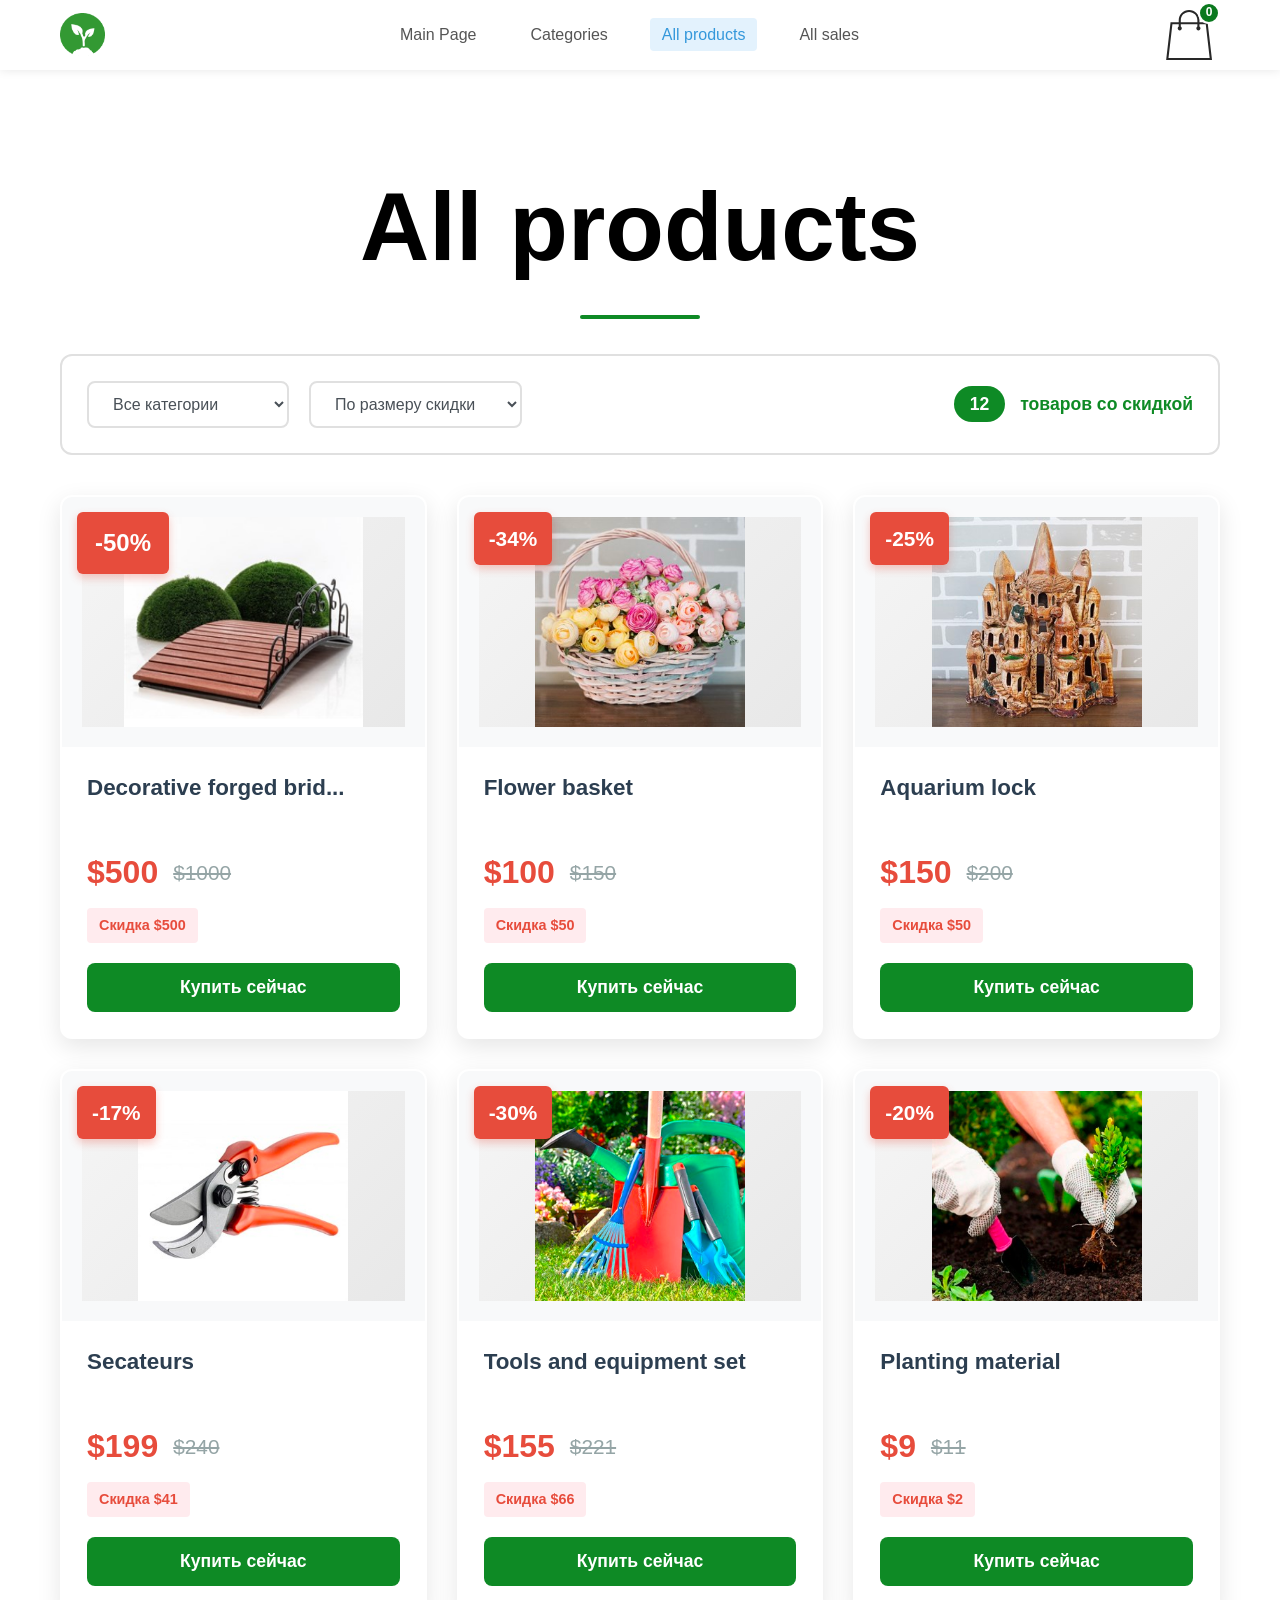
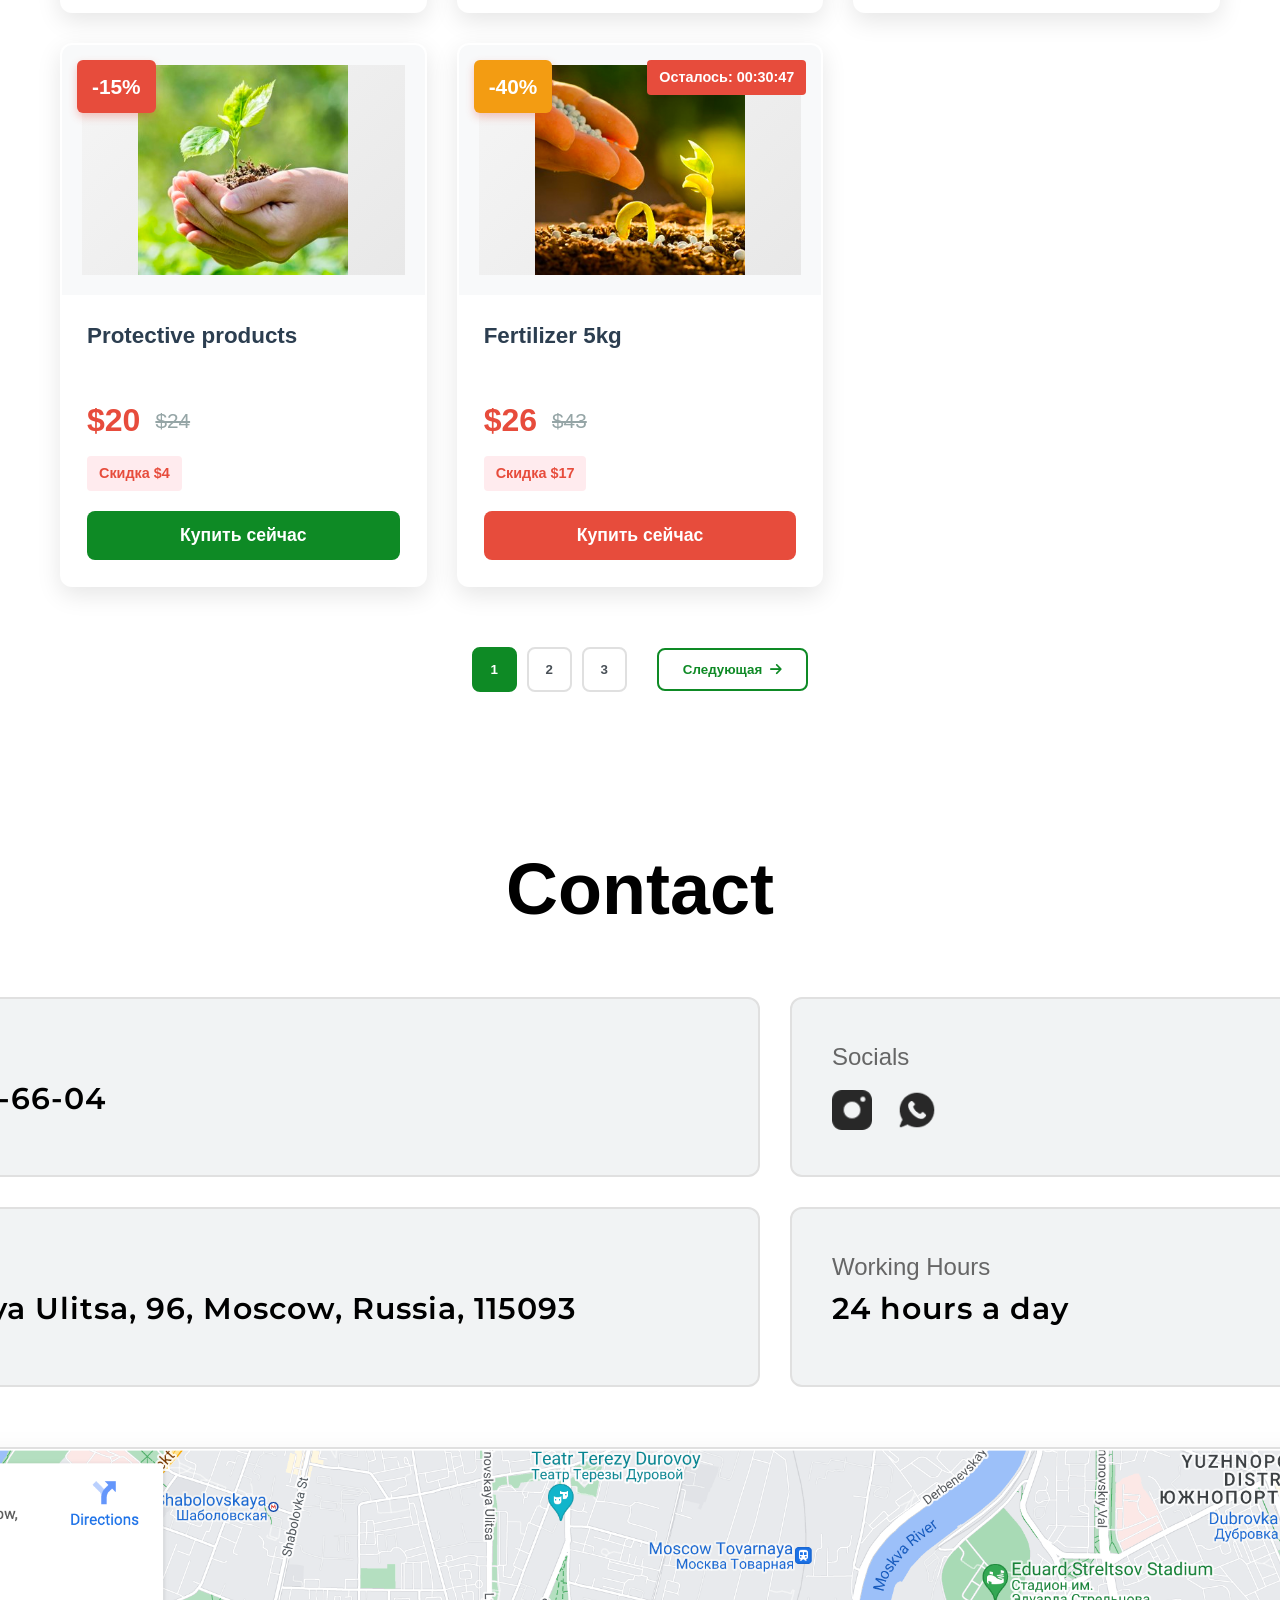
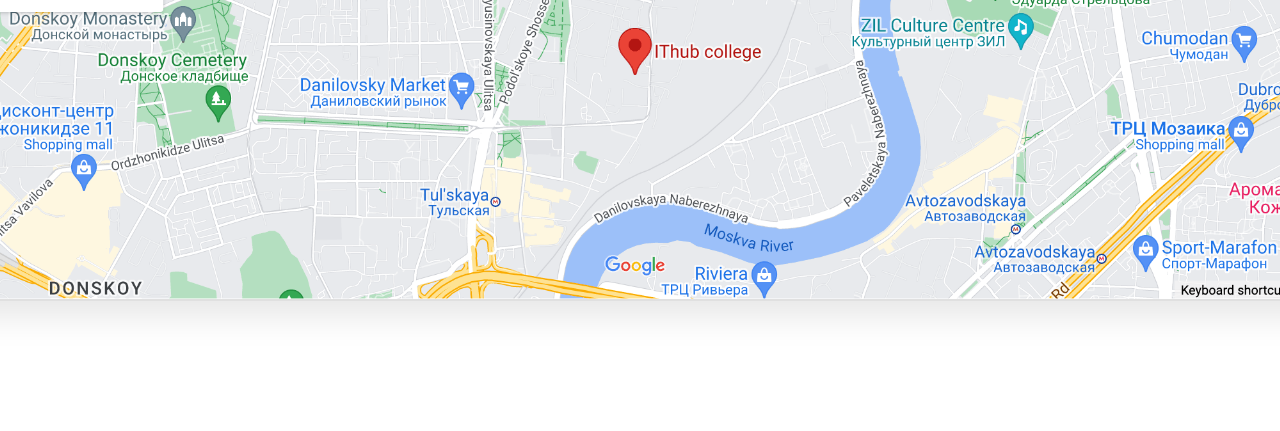
<file: products.html>
<!DOCTYPE html>
<html lang="ru">

<head>
    <meta charset="UTF-8">
    <meta name="viewport" content="width=device-width, initial-scale=1.0">
    <title>Все скидки | Мой интернет-магазин</title>
    <link rel="stylesheet" href="style.css">
    <link rel="stylesheet" href="products.css">
    <link rel="stylesheet" href="https://cdnjs.cloudflare.com/ajax/libs/font-awesome/6.4.0/css/all.min.css">
    <link rel="preconnect" href="https://fonts.googleapis.com">
    <link rel="preconnect" href="https://fonts.gstatic.com" crossorigin>
    <link href="https://fonts.googleapis.com/css2?family=Montserrat:wght@600&display=swap" rel="stylesheet">
</head>

<body class="sales-page">
    <header class="header">
        <div class="container">
            <div class="logo">
                <a href="index.html">
                    <img src="photo/logo.png" alt="Логотип сайта" class="logo-img">
                </a>
            </div>

            <nav class="main-nav">
                <ul class="nav-list">
                    <li class="nav-item"><a href="index.html" class="nav-link">Main Page</a></li>
                    <li class="nav-item"><a href="categories.html" class="nav-link">Categories</a></li>
                    <li class="nav-item"><a href="products.html" class="nav-link active">All products</a></li>
                    <li class="nav-item"><a href="clearance.html" class="nav-link">All sales</a></li>
                </ul>
            </nav>

            <div class="cart-section">
                <a href="cart.html" class="cart-link">
                    <img src="photo/icon.svg" alt="Корзина" class="logo-img1">
                    <span class="cart-count">0</span>
                </a>
            </div>

            <button class="mobile-menu-btn">
                <i class="fas fa-bars"></i>
            </button>
        </div>
    </header>

    <main class="main-content">
        <section class="sales-header-section">
            <div class="container">
                <div class="sales-header">
                    <div class="sales-title-wrapper">
                        <h1 class="sales-title">All products</h1>
                    </div>
                </div>
            </div>
        </section>

        <section class="sales-products-section">
            <div class="container">
                <div class="sales-filters">
                    <div class="filter-group">
                        <div class="filter-item">
                            <select class="filter-select">
                                <option value="all">Все категории</option>
                                <option value="big">Большие скидки</option>
                                <option value="ending">Заканчивающиеся</option>
                                <option value="new">Новые скидки</option>
                            </select>
                        </div>
                        
                        <div class="filter-item">
                            <select class="filter-select">
                                <option value="discount">По размеру скидки</option>
                                <option value="high">Сначала большие</option>
                                <option value="low">Сначала маленькие</option>
                            </select>
                        </div>
                    </div>
                    
                    <div class="sales-count">
                        <span class="count-number">12</span> товаров со скидкой
                    </div>
                </div>

                <div class="sales-grid">
                    <!-- Товар 1 - Большая скидка -->
                    <div class="sales-product-card big-discount">
                        <div class="discount-label">-50%</div>
                        <div class="product-image-container">
                            <img src="photo/Decorative_forged_ brid.png" alt="Декоративная решетка" class="product-image">
                        </div>
                        <div class="product-details">
                            <h3 class="product-name">Decorative forged brid...</h3>
                            <div class="price-section">
                                <div class="discount-price">$500</div>
                                <div class="original-price">$1000</div>
                            </div>
                            <div class="discount-info">
                                <span class="discount-amount">Скидка $500</span>
                            </div>
                            <button class="buy-now-btn">Купить сейчас</button>
                        </div>
                    </div>

                    <!-- Товар 2 -->
                    <div class="sales-product-card">
                        <div class="discount-label">-34%</div>
                        <div class="product-image-container">
                            <img src="photo/Flower_basket.png" alt="Цветочная корзина" class="product-image">
                        </div>
                        <div class="product-details">
                            <h3 class="product-name">Flower basket</h3>
                            <div class="price-section">
                                <div class="discount-price">$100</div>
                                <div class="original-price">$150</div>
                            </div>
                            <div class="discount-info">
                                <span class="discount-amount">Скидка $50</span>
                            </div>
                            <button class="buy-now-btn">Купить сейчас</button>
                        </div>
                    </div>

                    <!-- Товар 3 -->
                    <div class="sales-product-card">
                        <div class="discount-label">-25%</div>
                        <div class="product-image-container">
                            <img src="photo/Aquarium_lock.png" alt="Аквариумный замок" class="product-image">
                        </div>
                        <div class="product-details">
                            <h3 class="product-name">Aquarium lock</h3>
                            <div class="price-section">
                                <div class="discount-price">$150</div>
                                <div class="original-price">$200</div>
                            </div>
                            <div class="discount-info">
                                <span class="discount-amount">Скидка $50</span>
                            </div>
                            <button class="buy-now-btn">Купить сейчас</button>
                        </div>
                    </div>

                    <!-- Товар 4 -->
                    <div class="sales-product-card">
                        <div class="discount-label">-17%</div>
                        <div class="product-image-container">
                            <img src="photo/Secateurs.png" alt="Секатор" class="product-image">
                        </div>
                        <div class="product-details">
                            <h3 class="product-name">Secateurs</h3>
                            <div class="price-section">
                                <div class="discount-price">$199</div>
                                <div class="original-price">$240</div>
                            </div>
                            <div class="discount-info">
                                <span class="discount-amount">Скидка $41</span>
                            </div>
                            <button class="buy-now-btn">Купить сейчас</button>
                        </div>
                    </div>

                    <!-- Товар 5 -->
                    <div class="sales-product-card">
                        <div class="discount-label">-30%</div>
                        <div class="product-image-container">
                            <img src="photo/Tools and equipment.png" alt="Инструменты" class="product-image">
                        </div>
                        <div class="product-details">
                            <h3 class="product-name">Tools and equipment set</h3>
                            <div class="price-section">
                                <div class="discount-price">$155</div>
                                <div class="original-price">$221</div>
                            </div>
                            <div class="discount-info">
                                <span class="discount-amount">Скидка $66</span>
                            </div>
                            <button class="buy-now-btn">Купить сейчас</button>
                        </div>
                    </div>

                    <!-- Товар 6 -->
                    <div class="sales-product-card">
                        <div class="discount-label">-20%</div>
                        <div class="product-image-container">
                            <img src="photo/Planting material.png" alt="Посадочный материал" class="product-image">
                        </div>
                        <div class="product-details">
                            <h3 class="product-name">Planting material</h3>
                            <div class="price-section">
                                <div class="discount-price">$9</div>
                                <div class="original-price">$11</div>
                            </div>
                            <div class="discount-info">
                                <span class="discount-amount">Скидка $2</span>
                            </div>
                            <button class="buy-now-btn">Купить сейчас</button>
                        </div>
                    </div>

                    <!-- Товар 7 -->
                    <div class="sales-product-card">
                        <div class="discount-label">-15%</div>
                        <div class="product-image-container">
                            <img src="photo/Protective products and septic tanks.png" alt="Защитные средства" class="product-image">
                        </div>
                        <div class="product-details">
                            <h3 class="product-name">Protective products</h3>
                            <div class="price-section">
                                <div class="discount-price">$20</div>
                                <div class="original-price">$24</div>
                            </div>
                            <div class="discount-info">
                                <span class="discount-amount">Скидка $4</span>
                            </div>
                            <button class="buy-now-btn">Купить сейчас</button>
                        </div>
                    </div>

                    <!-- Товар 8 -->
                    <div class="sales-product-card ending-soon">
                        <div class="discount-label">-40%</div>
                        <div class="time-left">Осталось 2 дня</div>
                        <div class="product-image-container">
                            <img src="photo/Fertilizer.png" alt="Удобрение" class="product-image">
                        </div>
                        <div class="product-details">
                            <h3 class="product-name">Fertilizer 5kg</h3>
                            <div class="price-section">
                                <div class="discount-price">$26</div>
                                <div class="original-price">$43</div>
                            </div>
                            <div class="discount-info">
                                <span class="discount-amount">Скидка $17</span>
                            </div>
                            <button class="buy-now-btn urgent">Купить сейчас</button>
                        </div>
                    </div>
                </div>

                <div class="sales-pagination">
                    <button class="page-btn active">1</button>
                    <button class="page-btn">2</button>
                    <button class="page-btn">3</button>
                    <button class="page-next">Следующая <i class="fas fa-arrow-right"></i></button>
                </div>
            </div>
        </section>

        <section class="contact-section">
            <div class="container">
                <div class="contact-header-section">
                    <div class="contact-header">
                        <div class="contact-title-wrapper">
                            <h2 class="contact-title">Contact</h2>
                        </div>
                    </div>

                    <div class="contact-grid">
                        <div class="contact-left-column">
                            <div class="contact-card contact-card-phone">
                                <div class="contact-content">
                                    <h3 class="contact-card-text">Phone</h3>
                                    <p class="contact-card-title">+7 (499) 350-66-04</p>
                                </div>
                            </div>

                            <div class="contact-card contact-card-address">
                                <div class="contact-content">
                                    <h3 class="contact-card-text">Address</h3>
                                    <p class="contact-card-title">Dubininskaya Ulitsa, 96, Moscow, Russia, 115093</p>
                                </div>
                            </div>
                        </div>

                        <div class="contact-right-column">
                            <div class="contact-card contact-card-social">
                                <div class="contact-content">
                                    <h3 class="contact-card-text">Socials</h3>
                                    <div class="social-icons">
                                        <a href="#" class="social-icon">
                                            <img src="photo/instagram-icon.png" alt="Instagram" class="social-icon-img">
                                        </a>
                                        <a href="#" class="social-icon">
                                            <img src="photo/whatsapp-icon.png" alt="WhatsApp" class="social-icon-img">
                                        </a>
                                    </div>
                                </div>
                            </div>

                            <div class="contact-card contact-card-hours">
                                <div class="contact-content">
                                    <h3 class="contact-card-text">Working Hours</h3>
                                    <p class="contact-card-title">24 hours a day</p>
                                </div>
                            </div>
                        </div>
                    </div>

                    <div class="map-container">
                        <div class="map-wrapper">
                            <img src="photo/map.png" alt="Карта местоположения" class="map-image">
                        </div>
                    </div>
                </div>
            </div>
        </section>

    </main>

    <script src="script.js"></script>
    <script src="products.js"></script>
</body>

</html>
</file>
<file: style.css>
* {
    margin: 0;
    padding: 0;
    box-sizing: border-box;
}

body {
    font-family: 'Segoe UI', Tahoma, Geneva, Verdana, sans-serif;
    line-height: 1.6;
    color: #333;
}

.container {
    max-width: 1200px;
    margin: 0 auto;
    padding: 0 20px;
    width: 100%;
}

.header {
    background-color: #fff;
    box-shadow: 0 0.1px 10px rgba(0, 0, 0, 0.1);
    position: sticky;
    top: 0;
    z-index: 100;
}

.header .container {
    display: flex;
    justify-content: space-between;
    align-items: center;
    height: 70px;
    width: 100%;
    max-width: 1200px;
    margin: 0 auto;
    padding: 0 20px;
}

.logo a {
    display: flex;
    align-items: center;
    text-decoration: none;
    color: #2c3e50;
    font-weight: 700;
    font-size: 22px;
}

.logo-img {
    width: 45px;
    height: 45px;
    border-radius: 8px;
    display: flex;
    align-items: center;
    justify-content: center;
    color: white;
    font-weight: bold;
}

.logo-img1 {
    width: 50px;
    height: 50px;
    display: block;
}

.main-nav {
    flex: 1;
    display: flex;
    justify-content: center;
}

.nav-list {
    display: flex;
    list-style: none;
    gap: 30px;
    margin: 0;
    padding: 0;
}

.nav-link {
    text-decoration: none;
    color: #555;
    font-weight: 500;
    font-size: 16px;
    padding: 8px 12px;
    border-radius: 4px;
    transition: all 0.3s ease;
}

.nav-link:hover {
    color: #3498db;
    background-color: #f8f9fa;
}

.nav-link.active {
    color: #3498db;
    background-color: #e3f2fd;
}

.cart-section {
    margin-left: auto;
    display: flex;
    align-items: center;
}

.cart-link {
    display: flex;
    align-items: center;
    text-decoration: none;
    position: relative;
    padding: 8px;
    border-radius: 8px;
    transition: all 0.3s ease;
}

.cart-link:hover {
    background-color: #f8f9fa;
}

.cart-count {
    background-color: #0b791f;
    color: white;
    font-size: 12px;
    font-weight: bold;
    width: 22px;
    height: 22px;
    border-radius: 50%;
    display: flex;
    align-items: center;
    justify-content: center;
    position: absolute;
    top: 0;
    right: 0;
    border: 2px solid white;
}

.mobile-menu-btn {
    display: none;
    background: none;
    border: none;
    font-size: 24px;
    color: #555;
    cursor: pointer;
    padding: 8px;
    margin-left: 20px;
}

.main-content h1 {
    color: #000000;
    margin-bottom: 20px;
    font-size: 6rem;
}

@media (max-width: 992px) {
    .nav-list {
        gap: 15px;
    }
}

@media (max-width: 768px) {
    .mobile-menu-btn {
        display: block;
    }

    .main-nav {
        display: none;
        position: absolute;
        top: 70px;
        left: 0;
        width: 100%;
        background-color: white;
        box-shadow: 0 5px 10px rgba(0, 0, 0, 0.1);
        padding: 20px;
    }

    .main-nav.active {
        display: block;
    }

    .nav-list {
        flex-direction: column;
        gap: 10px;
    }

    .nav-link {
        display: block;
        padding: 12px 20px;
    }

    .cart-section {
        margin-left: 0;
        order: 3;
    }
}

@media (max-width: 480px) {
    .logo-text {
        font-size: 18px;
    }

    .logo-img {
        width: 35px;
        height: 35px;
    }

    .logo-img1 {
        width: 40px;
        height: 40px;
    }
}

/* Герой-секция */
.hero-section {
    background-image: url("photo/hero.jpg");
    background-size: cover;
    background-position: center;
    background-repeat: no-repeat;
    padding: 100px 0;
    min-height: 80vh;
    display: flex;
    align-items: center;
    position: relative;
}

.hero-section::before {
    content: '';
    position: absolute;
    top: 0;
    left: 0;
    right: 0;
    bottom: 0;
    background: rgba(0, 0, 0, 0.4);
}

.hero-section .container {
    position: relative;
    z-index: 2;
}

.hero-content {
    display: flex;
    align-items: center;
    justify-content: flex-start;
}

.hero-text {
    max-width: 1000px;
    text-align: left;
    padding-left: 20px;
}

.hero-title {
    font-size: 3.8rem;
    font-weight: 800;
    color: #ffffff;
    line-height: 1.1;
    margin-bottom: 15px;
    text-shadow: 2px 2px 4px rgba(0, 0, 0, 0.3);
}

.hero-subtitle {
    font-size: 6rem;
    font-weight: 600;
    color: #ffffff;
    margin-bottom: 30px;
    text-shadow: 2px 2px 4px rgba(0, 0, 0, 0.3);
}

.hero-buttons {
    display: flex;
    gap: 20px;
    flex-wrap: wrap;
}

.btn {
    display: inline-flex;
    align-items: center;
    justify-content: center;
    padding: 16px 40px;
    border-radius: 8px;
    font-weight: 700;
    font-size: 1.1rem;
    text-decoration: none;
    transition: all 0.3s ease;
    border: 2px solid transparent;
    cursor: pointer;
    min-width: 180px;
    letter-spacing: 0.5px;
}

.btn-primary {
    background-color: #0e8a25;
    color: white;
    border: 2px solid #0e8a25;
    min-width: 250px;
}

.btn-primary:hover {
    background-color: transparent;
    color: #0e8a25;
    transform: translateY(-3px);
    box-shadow: 0 10px 20px rgba(14, 138, 37, 0.3);
}

.btn-secondary {
    background-color: transparent;
    color: #ffffff;
    border-color: #ffffff;
}

.btn-secondary:hover {
    background-color: #ffffff;
    color: #0e8a25;
    transform: translateY(-3px);
    box-shadow: 0 10px 20px rgba(255, 255, 255, 0.3);
}

@keyframes fadeInLeft {
    from {
        opacity: 0;
        transform: translateX(-30px);
    }

    to {
        opacity: 1;
        transform: translateX(0);
    }
}

.hero-text {
    animation: fadeInLeft 1s ease-out;
}

.hero-title {
    animation: fadeInLeft 1s ease-out 0.2s both;
}

.hero-subtitle {
    animation: fadeInLeft 1s ease-out 0.4s both;
}

.hero-buttons {
    animation: fadeInLeft 1s ease-out 0.6s both;
}

@media (max-width: 992px) {
    .hero-title {
        font-size: 3.2rem;
    }

    .hero-subtitle {
        font-size: 2rem;
    }

    .btn {
        padding: 14px 32px;
        min-width: 160px;
    }
}

@media (max-width: 768px) {
    .hero-section {
        padding: 80px 0;
        min-height: 70vh;
    }

    .hero-title {
        font-size: 2.5rem;
    }

    .hero-subtitle {
        font-size: 1.8rem;
        margin-bottom: 25px;
    }

    .hero-text {
        max-width: 100%;
        text-align: center;
    }

    .hero-buttons {
        justify-content: center;
    }

    .btn {
        padding: 12px 28px;
        font-size: 1rem;
        min-width: 140px;
    }
}

@media (max-width: 480px) {
    .hero-section {
        padding: 60px 0;
        min-height: 60vh;
    }

    .hero-title {
        font-size: 2rem;
    }

    .hero-subtitle {
        font-size: 1.4rem;
        margin-bottom: 20px;
    }

    .hero-buttons {
        flex-direction: column;
        align-items: center;
    }

    .btn {
        width: 100%;
        max-width: 250px;
    }
}

/* Блок Categories Header */
.categories-header-section {
    padding: 60px 0 30px;
    background-color: #ffffff;
}

.categories-header {
    display: flex;
    align-items: center;
    justify-content: space-between;
    position: relative;
}

.categories-title-wrapper {
    display: flex;
    align-items: center;
    flex-grow: 1;
    position: relative;
}

.categories-title {
    font-size: 4.5rem;
    font-weight: 700;
    color: #000000;
    margin-left: -300px;
    padding-right: 20px;
    position: relative;
    z-index: 2;
    background-color: #ffffff;
    padding-right: 40px;
}

.categories-line {
    flex-grow: 10;
    height: 1px;
    background-color: #e0e0e0;
    margin-left: 10px;
    padding-right: 0px;
    min-width: 1200px;
}

.categories-line1 {
    flex-grow: 10;
    height: 1px;
    background-color: #e0e0e0;
    margin-left: 10px;
    padding-right: 0px;
    min-width: 1400px;
}

.all-categories-btn {
    display: inline-flex;
    align-items: center;
    justify-content: center;
    padding: 12px 28px;
    border: 1px solid #e0e0e0;
    background-color: transparent;
    color: #c0c0c0;
    font-weight: 600;
    font-size: 1rem;
    text-decoration: none;
    border-radius: 4px;
    transition: all 0.3s ease;
    min-width: 140px;
    text-align: center;
    margin-left: 0px;
    white-space: nowrap;
}

.all-categories-btn:hover {
    background-color: #0e8a25;
    color: white;
    transform: translateY(-2px);
    box-shadow: 0 5px 15px rgba(14, 138, 37, 0.2);
}

@media (max-width: 992px) {
    .categories-title {
        font-size: 2.2rem;
    }

    .all-categories-btn {
        padding: 10px 24px;
        font-size: 0.95rem;
        min-width: 130px;
    }
}

@media (max-width: 768px) {
    .categories-header-section {
        padding: 40px 0 20px;
    }

    .categories-header {
        flex-direction: column;
        align-items: flex-start;
        gap: 20px;
    }

    .categories-title-wrapper {
        width: 100%;
        flex-direction: column;
        align-items: flex-start;
    }

    .categories-title {
        font-size: 2rem;
        padding-right: 0;
        margin-bottom: 15px;
        padding-bottom: 10px;
        width: 100%;
        border-bottom: 1px solid #e0e0e0;
    }

    .categories-line {
        display: none;
    }

    .categories-line1 {
        display: none;
    }

    .all-categories-btn {
        margin-left: 0;
        align-self: flex-start;
    }
}

@media (max-width: 480px) {
    .categories-title {
        font-size: 1.8rem;
    }

    .all-categories-btn {
        width: 100%;
        max-width: 200px;
    }
}

/* Блок с 4 карточками категорий */
.categories-cards-section {
    padding: 30px 0 80px;
    background-color: #ffffff;
    margin-left: -300px;
}

.categories-cards-grid {
    display: grid;
    grid-template-columns: repeat(4, 1fr);
    gap: 30px;
    margin-top: 20px;
    justify-items: center;
}

.category-card-item {
    background: #ffffff;
    border-radius: 12px;
    overflow: visible;
    transition: all 0.3s ease;
    width: 340px;
    height: 520px;
    display: flex;
    flex-direction: column;
    padding: 10px;
}

.category-card-item:hover {
    transform: translateY(-10px);
    box-shadow: 0 15px 30px rgba(0, 0, 0, 0.1);
    border-color: #0e8a25;
}

.category-card-image {
    width: 320px;
    height: 400px;
    overflow: hidden;
    display: flex;
    align-items: center;
    justify-content: center;
    background-color: #ffffff;
    border: 1px solid #e0e0e0;
    border-radius: 8px;
    margin: 0 auto;
    position: relative;
}

.category-card-image img {
    width: 100%;
    height: 100%;
    object-fit: cover;
    transition: transform 0.5s ease;
}

.category-card-item:hover .category-card-image img {
    transform: scale(1.05);
}

.category-card-item:hover .category-card-image {
    border-color: #0e8a25;
}

.category-card-text-container {
    padding: 20px 10px 10px 10px;
    text-align: center;
    flex-grow: 1;
    display: flex;
    flex-direction: column;
    justify-content: center;
    background-color: #ffffff;
}

.category-card-title {
    font-size: 1.3rem;
    font-weight: 600;
    color: #2c3e50;
    margin: 0;
    line-height: 1.4;
    letter-spacing: 0.5px;
    padding: 0 5px;
}

@media (max-width: 1400px) {
    .categories-cards-grid {
        grid-template-columns: repeat(2, 1fr);
        gap: 35px;
    }

    .category-card-item {
        width: 340px;
        height: 520px;
    }

    .category-card-image {
        width: 320px;
        height: 400px;
    }
}

@media (max-width: 768px) {
    .categories-cards-section {
        padding: 20px 0 50px;
    }

    .categories-cards-grid {
        grid-template-columns: 1fr;
        gap: 25px;
    }

    .category-card-item {
        width: 100%;
        max-width: 340px;
        margin: 0 auto;
        height: 500px;
    }

    .category-card-image {
        width: 100%;
        max-width: 320px;
        height: 380px;
    }

    .category-card-text-container {
        padding: 15px 10px 10px 10px;
    }

    .category-card-title {
        font-size: 1.2rem;
    }
}

@media (max-width: 480px) {
    .category-card-item {
        height: 480px;
        width: 320px;
        padding: 5px;
    }

    .category-card-image {
        width: 310px;
        height: 360px;
        margin: 0 auto;
    }

    .category-card-title {
        font-size: 1.1rem;
    }
}

.discount-section {
    padding: 80px 0;
    position: relative;
}

.discount-background {
    background: linear-gradient(90deg, #2fff00, #0add31, #10b92f);
    background-size: cover;
    background-position: center;
    background-repeat: no-repeat;
    min-height: 500px;
    position: relative;
    display: flex;
    align-items: center;
    justify-content: space-between;
    padding: 0 50px;
    overflow: hidden;
}

.discount-background::before {
    content: '';
    position: absolute;
    top: 0;
    left: 0;
    right: 0;
    bottom: 0;
    background: rgba(0, 0, 0, 0.5);
}

.discount-text-overlay {
    position: absolute;
    top: 50%;
    left: 10%;
    transform: translateY(-50%);
    text-align: center;
    z-index: 2;
}

.discount-title {
    font-size: 3.5rem;
    font-weight: 800;
    color: #ffffff;
    text-shadow: 2px 2px 8px rgba(0, 0, 0, 0.7);
    line-height: 1.2;
    white-space: nowrap;
    margin-top: -260px;
    margin-left: 400px;
}

.discount-form-container {
    position: relative;
    z-index: 2;
    backdrop-filter: blur(10px);
    padding: 40px;
    border-radius: 15px;
    width: 500px;
    margin-left: auto;
    margin-right: -25px;
    margin-top: 200px;
}

.discount-form {
    display: flex;
    flex-direction: column;
    gap: 25px;
}

.form-group {
    position: relative;
}

.form-group input {
    width: 100%;
    padding: 15px 20px;
    background: transparent;
    border: 2px solid #ffffff;
    border-radius: 8px;
    color: #ffffff;
    font-size: 1rem;
    font-weight: 500;
    outline: none;
    transition: all 0.3s ease;
}

.form-group input::placeholder {
    color: rgba(255, 255, 255, 0.8);
}

.form-group input:focus {
    border-color: #0e8a25;
    box-shadow: 0 0 0 3px rgba(14, 138, 37, 0.3);
}

.discount-submit-btn {
    padding: 16px 30px;
    background-color: #ffffff;
    color: #000000;
    border: none;
    border-radius: 8px;
    font-weight: 700;
    font-size: 1.1rem;
    letter-spacing: 1px;
    cursor: pointer;
    transition: all 0.3s ease;
    margin-top: 10px;
}

.discount-submit-btn:hover {
    background-color: #0e8a25;
    color: #ffffff;
    transform: translateY(-3px);
    box-shadow: 0 10px 20px rgba(0, 0, 0, 0.2);
}

@media (max-width: 1200px) {
    .discount-title {
        font-size: 3rem;
    }

    .discount-form-container {
        width: 350px;
        padding: 30px;
    }
}

@media (max-width: 992px) {
    .discount-background {
        flex-direction: column;
        padding: 60px 30px;
        text-align: center;
        min-height: 600px;
    }

    .discount-text-overlay {
        position: relative;
        top: auto;
        left: auto;
        transform: none;
        margin-bottom: 40px;
        width: 100%;
    }

    .discount-title {
        font-size: 2.8rem;
        white-space: normal;
    }

    .discount-form-container {
        margin: 0 auto;
        width: 100%;
        max-width: 400px;
    }
}

@media (max-width: 768px) {
    .discount-section {
        padding: 60px 0;
    }

    .discount-title {
        font-size: 2.2rem;
    }

    .discount-form-container {
        padding: 25px;
    }

    .form-group input {
        padding: 12px 18px;
    }

    .discount-submit-btn {
        padding: 14px 25px;
        font-size: 1rem;
    }
}

@media (max-width: 480px) {
    .discount-background {
        padding: 40px 20px;
        min-height: 500px;
    }

    .discount-title {
        font-size: 1.8rem;
    }

    .discount-form-container {
        padding: 20px;
    }
}

.discount-section-photo {
    overflow: hidden;
}

.discount-section-photo img {
    width: 100%;
    height: auto;
    display: block;
    filter: brightness(105%);
}

/* Добавьте эти стили в конец файла style.css */

.products-section {
    padding: 60px 0 100px;
    background-color: #ffffff;
}

.products-section .container {
    max-width: 1400px;
    margin: 0 auto;
    padding: 0 20px;
}

.products-grid {
    display: grid;
    grid-template-columns: repeat(4, 1fr);
    gap: 40px;
    margin-top: 40px;
}

.product-card {
    background-color: #fff;
    border-radius: 16px;
    overflow: hidden;
    box-shadow: 0 10px 25px rgba(0, 0, 0, 0.08);
    transition: all 0.4s ease;
    position: relative;
    height: 500px;
    display: flex;
    flex-direction: column;
}

.product-card:hover {
    transform: translateY(-10px);
    box-shadow: 0 20px 40px rgba(0, 0, 0, 0.15);
}

.discount-badge {
    position: absolute;
    top: 20px;
    right: 20px;
    left: auto;
    background-color: #06971e;
    color: white;
    font-weight: bold;
    font-size: 1.3rem;
    padding: 12px 16px;
    border-radius: 8px;
    z-index: 2;
    box-shadow: 0 6px 12px rgba(231, 76, 60, 0.4);
}

.product-image {
    width: 100%;
    height: 320px;
    background: linear-gradient(135deg, #f5f5f5, #e8e8e8);
    display: flex;
    align-items: center;
    justify-content: center;
    position: relative;
    overflow: hidden;
}

.product-image img {
    width: 100%;
    height: 100%;
    object-fit: cover;
    transition: all 0.5s ease;
    border: 2px solid #1f1f1f1f;
}

.product-image:hover {
    border: 2px solid #1f1f1f1f;
}



.product-card:hover .product-image img {
    transform: scale(1.05);

}

.product-info {
    padding: 25px;
    flex-grow: 1;
    display: flex;
    flex-direction: column;
    justify-content: space-between;
    border: 2px solid #00000021;
}

.product-title {
    font-size: 1.4rem;
    font-weight: 600;
    color: #222;
    margin-bottom: 20px;
    line-height: 1.4;
    height: auto;
    min-height: 60px;
    overflow: hidden;
    flex-grow: 1;
}

.pricing {
    display: flex;
    align-items: center;
    margin-bottom: 0;
    justify-content: space-between;
}

.current-price {
    font-size: 1.8rem;
    font-weight: 800;
    color: #2c3e50;
}

.original-price {
    font-size: 1.4rem;
    color: #95a5a6;
    text-decoration: line-through;
}

.add-to-cart {
    display: block;
    width: 100%;
    background-color: #0e8a25;
    color: white;
    border: none;
    padding: 14px;
    border-radius: 8px;
    font-size: 1.1rem;
    font-weight: 600;
    cursor: pointer;
    transition: all 0.3s ease;
    text-align: center;
    margin-top: 20px;
}

.add-to-cart:hover {
    background-color: #0b6e1c;
    transform: translateY(-2px);
    box-shadow: 0 5px 15px rgba(14, 138, 37, 0.4);
}

@media (max-width: 1200px) {
    .products-grid {
        grid-template-columns: repeat(3, 1fr);
        gap: 35px;
    }

    .product-card {
        height: 480px;
    }

    .product-image {
        height: 300px;
    }
}

@media (max-width: 992px) {
    .products-grid {
        grid-template-columns: repeat(2, 1fr);
        gap: 30px;
    }

    .product-card {
        height: 460px;
    }

    .product-image {
        height: 280px;
    }
}

@media (max-width: 768px) {
    .products-section {
        padding: 40px 0 70px;
    }

    .products-grid {
        gap: 25px;
    }

    .product-card {
        height: 440px;
    }

    .product-image {
        height: 260px;
    }

    .product-info {
        padding: 20px;
    }

    .product-title {
        font-size: 1.3rem;
    }
}

@media (max-width: 576px) {
    .products-grid {
        grid-template-columns: 1fr;
        gap: 25px;
        max-width: 400px;
        margin-left: auto;
        margin-right: auto;
    }

    .product-card {
        height: 420px;
    }

    .product-image {
        height: 240px;
    }
}

.contact-section {
    padding: 80px 0;
    background-color: #ffffff;
}

.contact-header-section {
    padding: 0 0 50px;
    background-color: #ffffff;
    margin-left: -300px;
}

.contact-header {
    display: flex;
    align-items: center;
    justify-content: space-between;
    position: relative;
}

.contact-title-wrapper {
    display: flex;
    align-items: center;
    flex-grow: 1;
    position: relative;
}

.contact-title {
    font-size: 4.5rem;
    font-weight: 700;
    color: #000000;
    padding-right: 20px;
    position: relative;
    z-index: 2;
    background-color: #ffffff;
    padding-right: 40px;
}

.contact-grid {
    display: grid;
    grid-template-columns: 2fr 1fr;
    gap: 30px;
    margin-bottom: 60px;
    margin-top: 50px;
}

.contact-left-column {
    display: flex;
    flex-direction: column;
    gap: 30px;
    width: 1000px;
}

.contact-right-column {
    display: flex;
    flex-direction: column;
    gap: 30px;
    width: 720px;
}

.contact-card {
    background: #F1F3F4;
    border: 2px solid #e0e0e0;
    border-radius: 12px;
    padding: 40px;
    transition: all 0.3s ease;
    display: flex;
    align-items: flex-start;
    min-height: 150px;
}

.contact-card-phone,
.contact-card-address {
    height: 180px;
}

.contact-card-social,
.contact-card-hours {
    height: 180px;
}

.contact-card:hover {
    transform: translateY(-5px);
    box-shadow: 0 15px 30px rgba(0, 0, 0, 0.1);
    border-color: #0e8a25;
}

.contact-content {
    flex: 1;
}

.contact-card-title {
    font-size: 1.9rem;
    font-weight: 600;
    font-family: 'Montserrat', sans-serif;
    color: #000000;
    margin-bottom: 20px;
    letter-spacing: 1px;
}

.contact-card-text {
    font-size: 1.5rem;
    color: #666;
    line-height: 1.5;
    margin: 0;
    font-weight: 500;
}

.social-icons {
    display: flex;
    gap: 25px;
    margin-top: 15px;
}

.social-icon {
    display: inline-block;
    transition: all 0.3s ease;
}

.social-icon-img {
    width: 40px;
    height: 40px;
    object-fit: cover;
    transition: all 0.3s ease;
}

.social-icon:hover .social-icon-img {
    transform: scale(1.1);
    box-shadow: 0 5px 15px rgba(0, 0, 0, 0.2);
}

.map-container {
    margin-top: 60px;
}

.map-wrapper {
    border-radius: 16px;
    overflow: hidden;
    box-shadow: 0 15px 35px rgba(0, 0, 0, 0.1);
    border: 2px solid #e0e0e0;
    width: 1750px;
}

.map-image {
    width: 100%;
    height: 450px;
    object-fit: cover;
    display: block;
}

@media (max-width: 1200px) {
    .contact-title {
        font-size: 3.5rem;
    }

    .contact-line {
        min-width: 1000px;
    }

    .contact-grid {
        gap: 25px;
    }

    .contact-card {
        padding: 30px;
    }

    .contact-card-phone,
    .contact-card-address {
        height: 160px;
    }

    .contact-card-social,
    .contact-card-hours {
        height: 140px;
    }

    .contact-card-title {
        font-size: 1.8rem;
    }

    .contact-card-text {
        font-size: 1.3rem;
    }

    .social-icon-img {
        width: 55px;
        height: 55px;
    }
}

@media (max-width: 992px) {
    .contact-title {
        font-size: 3rem;
    }

    .contact-line {
        min-width: 800px;
    }

    .contact-grid {
        grid-template-columns: 1fr;
        gap: 25px;
    }

    .contact-left-column,
    .contact-right-column {
        gap: 25px;
    }

    .contact-card-phone,
    .contact-card-address,
    .contact-card-social,
    .contact-card-hours {
        height: auto;
        min-height: 150px;
    }
}

@media (max-width: 768px) {
    .contact-section {
        padding: 60px 0;
    }

    .contact-header-section {
        padding: 0 0 40px;
    }

    .contact-title {
        font-size: 2.5rem;
        padding-right: 0;
        margin-bottom: 15px;
        padding-bottom: 10px;
        width: 100%;
        border-bottom: 1px solid #e0e0e0;
    }

    .contact-line {
        display: none;
    }

    .contact-card {
        padding: 30px;
        text-align: center;
    }

    .contact-card-title {
        font-size: 1.8rem;
    }

    .contact-card-text {
        font-size: 1.4rem;
    }

    .social-icons {
        justify-content: center;
    }

    .map-image {
        height: 350px;
    }
}

@media (max-width: 480px) {
    .contact-section {
        padding: 40px 0;
    }

    .contact-title {
        font-size: 2rem;
    }

    .contact-card {
        padding: 25px;
    }

    .contact-card-title {
        font-size: 1.6rem;
    }

    .contact-card-text {
        font-size: 1.2rem;
    }

    .social-icon-img {
        width: 50px;
        height: 50px;
    }

    .map-image {
        height: 300px;
    }
}
</file>
<file: cart.css>
/* ============================================
   СТРАНИЦА "КОРЗИНА"
   ============================================ */

.cart-page .main-content {
    padding-top: 30px;
}

/* Заголовок корзины */
.cart-header-section {
    padding: 40px 0 30px;
    background-color: #ffffff;
    border-bottom: 1px solid #e0e0e0;
}

.cart-header {
    display: flex;
    align-items: center;
    justify-content: space-between;
}

.cart-title-wrapper {
    display: flex;
    flex-direction: column;
    gap: 10px;
}

.cart-title {
    font-size: 3.5rem;
    font-weight: 700;
    color: #000000;
    margin: 0;
}

.cart-subtitle {
    font-size: 1.2rem;
    color: #666;
    font-weight: 400;
}

/* Основное содержимое корзины */
.cart-content-section {
    padding: 40px 0 60px;
    background-color: #f8f9fa;
}

.cart-layout {
    display: grid;
    grid-template-columns: 2fr 1fr;
    gap: 40px;
    max-width: 1400px;
    margin: 0 auto;
}

/* Левая колонка: Список товаров */
.cart-items-column {
    background: white;
    border-radius: 16px;
    padding: 30px;
    box-shadow: 0 5px 20px rgba(0, 0, 0, 0.08);
}

.cart-items-header {
    display: flex;
    justify-content: space-between;
    align-items: center;
    margin-bottom: 30px;
    padding-bottom: 20px;
    border-bottom: 2px solid #f0f0f0;
}

.items-title {
    font-size: 1.8rem;
    color: #2c3e50;
    margin: 0;
}

.items-count {
    color: #0e8a25;
    font-weight: 600;
}

.clear-cart-btn {
    padding: 10px 20px;
    background: #ffebee;
    color: #e74c3c;
    border: 2px solid #ffcdd2;
    border-radius: 8px;
    font-weight: 600;
    cursor: pointer;
    transition: all 0.3s ease;
    display: flex;
    align-items: center;
    gap: 8px;
}

.clear-cart-btn:hover {
    background: #e74c3c;
    color: white;
    border-color: #e74c3c;
}

/* Список товаров */
.cart-items-list {
    display: flex;
    flex-direction: column;
    gap: 25px;
    margin-bottom: 40px;
}

.cart-item {
    display: grid;
    grid-template-columns: 120px 1fr auto;
    gap: 25px;
    padding: 25px;
    background: #f8f9fa;
    border-radius: 12px;
    border: 2px solid transparent;
    transition: all 0.3s ease;
}

.cart-item:hover {
    border-color: #0e8a25;
    box-shadow: 0 5px 15px rgba(14, 138, 37, 0.1);
}

.item-image {
    width: 120px;
    height: 120px;
    background: white;
    border-radius: 8px;
    overflow: hidden;
    display: flex;
    align-items: center;
    justify-content: center;
    padding: 10px;
}

.item-image img {
    max-width: 100%;
    max-height: 100%;
    object-fit: contain;
}

.item-details {
    display: flex;
    flex-direction: column;
    gap: 12px;
}

.item-title {
    font-size: 1.4rem;
    color: #2c3e50;
    margin: 0;
    font-weight: 600;
}

.item-category {
    font-size: 0.9rem;
    color: #0e8a25;
    font-weight: 500;
    background: #e8f5e9;
    padding: 4px 12px;
    border-radius: 4px;
    display: inline-block;
}

.item-sku {
    font-size: 0.9rem;
    color: #95a5a6;
}

.item-price-info {
    display: flex;
    align-items: center;
    gap: 15px;
}

.current-price {
    font-size: 1.8rem;
    font-weight: 800;
    color: #2c3e50;
}

.original-price {
    font-size: 1.2rem;
    color: #95a5a6;
    text-decoration: line-through;
}

.discount-badge {
    background: #e74c3c;
    color: white;
    padding: 4px 10px;
    border-radius: 4px;
    font-size: 0.9rem;
    font-weight: 600;
}

.item-controls {
    display: flex;
    align-items: center;
    gap: 25px;
    margin-top: 10px;
}

.quantity-control {
    display: flex;
    align-items: center;
    gap: 5px;
}

.quantity-btn {
    width: 36px;
    height: 36px;
    background: white;
    border: 2px solid #e0e0e0;
    border-radius: 6px;
    color: #495057;
    cursor: pointer;
    display: flex;
    align-items: center;
    justify-content: center;
    transition: all 0.3s ease;
}

.quantity-btn:hover {
    border-color: #0e8a25;
    color: #0e8a25;
}

.quantity-input {
    width: 60px;
    height: 36px;
    border: 2px solid #e0e0e0;
    border-radius: 6px;
    text-align: center;
    font-size: 1rem;
    font-weight: 600;
    color: #2c3e50;
}

.quantity-input:focus {
    outline: none;
    border-color: #0e8a25;
}

.remove-item-btn {
    padding: 8px 16px;
    background: transparent;
    color: #e74c3c;
    border: 2px solid #ffcdd2;
    border-radius: 6px;
    font-weight: 600;
    cursor: pointer;
    display: flex;
    align-items: center;
    gap: 8px;
    transition: all 0.3s ease;
}

.remove-item-btn:hover {
    background: #e74c3c;
    color: white;
    border-color: #e74c3c;
}

.item-total {
    display: flex;
    flex-direction: column;
    align-items: flex-end;
    justify-content: center;
}

.total-price {
    font-size: 2rem;
    font-weight: 800;
    color: #0e8a25;
    white-space: nowrap;
}

/* Промокод */
.cart-promo-section {
    padding: 25px;
    background: #f0f9ff;
    border-radius: 12px;
    border: 2px dashed #b3e0ff;
}

.promo-title {
    font-size: 1.3rem;
    color: #2c3e50;
    margin-bottom: 15px;
    display: flex;
    align-items: center;
    gap: 10px;
}

.promo-title i {
    color: #0e8a25;
}

.promo-input-group {
    display: flex;
    gap: 10px;
    margin-bottom: 15px;
}

.promo-input {
    flex: 1;
    padding: 12px 15px;
    border: 2px solid #e0e0e0;
    border-radius: 8px;
    font-size: 1rem;
}

.promo-input:focus {
    outline: none;
    border-color: #0e8a25;
}

.promo-apply-btn {
    padding: 12px 25px;
    background: #0e8a25;
    color: white;
    border: none;
    border-radius: 8px;
    font-weight: 600;
    cursor: pointer;
    transition: all 0.3s ease;
}

.promo-apply-btn:hover {
    background: #0b6e1c;
}

.promo-examples {
    font-size: 0.9rem;
    color: #666;
}

.promo-example {
    background: white;
    padding: 4px 8px;
    border-radius: 4px;
    border: 1px solid #e0e0e0;
    margin: 0 5px;
    font-weight: 600;
    color: #0e8a25;
}

/* Правая колонка: Итоги заказа */
.cart-summary-column {
    position: sticky;
    top: 30px;
    height: fit-content;
}

.order-summary {
    background: white;
    border-radius: 16px;
    padding: 30px;
    box-shadow: 0 5px 20px rgba(0, 0, 0, 0.08);
}

.summary-title {
    font-size: 1.8rem;
    color: #2c3e50;
    margin-bottom: 25px;
    padding-bottom: 15px;
    border-bottom: 2px solid #f0f0f0;
}

.summary-details {
    display: flex;
    flex-direction: column;
    gap: 15px;
    margin-bottom: 30px;
    padding-bottom: 25px;
    border-bottom: 2px solid #f0f0f0;
}

.summary-row {
    display: flex;
    justify-content: space-between;
    align-items: center;
}

.summary-label {
    font-size: 1.1rem;
    color: #666;
}

.summary-value {
    font-size: 1.2rem;
    font-weight: 600;
    color: #2c3e50;
}

.discount-value {
    color: #e74c3c;
}

.total-row {
    margin-top: 10px;
    padding-top: 15px;
    border-top: 2px solid #f0f0f0;
}

.total-row .summary-label {
    font-size: 1.3rem;
    font-weight: 700;
    color: #2c3e50;
}

.total-value {
    font-size: 2rem;
    font-weight: 800;
    color: #0e8a25;
}

/* Доставка */
.delivery-options {
    margin-bottom: 30px;
    padding-bottom: 25px;
    border-bottom: 2px solid #f0f0f0;
}

.delivery-title {
    font-size: 1.3rem;
    color: #2c3e50;
    margin-bottom: 15px;
    display: flex;
    align-items: center;
    gap: 10px;
}

.delivery-title i {
    color: #0e8a25;
}

.delivery-option {
    margin-bottom: 10px;
}

.delivery-option input {
    display: none;
}

.delivery-option label {
    display: flex;
    justify-content: space-between;
    align-items: center;
    padding: 15px;
    background: #f8f9fa;
    border: 2px solid #e0e0e0;
    border-radius: 8px;
    cursor: pointer;
    transition: all 0.3s ease;
}

.delivery-option.active label {
    border-color: #0e8a25;
    background: #e8f5e9;
}

.delivery-option:hover label {
    border-color: #0e8a25;
}

.option-title {
    font-weight: 600;
    color: #2c3e50;
}

.option-price {
    font-weight: 700;
    color: #0e8a25;
}

.option-time {
    font-size: 0.9rem;
    color: #666;
}

/* Оплата */
.payment-options {
    margin-bottom: 30px;
}

.payment-title {
    font-size: 1.3rem;
    color: #2c3e50;
    margin-bottom: 15px;
    display: flex;
    align-items: center;
    gap: 10px;
}

.payment-title i {
    color: #0e8a25;
}

.payment-option {
    margin-bottom: 10px;
}

.payment-option input {
    display: none;
}

.payment-option label {
    display: flex;
    align-items: center;
    gap: 12px;
    padding: 15px;
    background: #f8f9fa;
    border: 2px solid #e0e0e0;
    border-radius: 8px;
    cursor: pointer;
    transition: all 0.3s ease;
}

.payment-option input:checked + label {
    border-color: #0e8a25;
    background: #e8f5e9;
}

.payment-option:hover label {
    border-color: #0e8a25;
}

.payment-option i {
    color: #0e8a25;
    font-size: 1.2rem;
}

/* Кнопка оформления */
.checkout-btn {
    width: 100%;
    padding: 18px;
    background: #0e8a25;
    color: white;
    border: none;
    border-radius: 10px;
    font-size: 1.3rem;
    font-weight: 700;
    cursor: pointer;
    transition: all 0.3s ease;
    display: flex;
    align-items: center;
    justify-content: center;
    gap: 12px;
    margin-bottom: 20px;
}

.checkout-btn:hover {
    background: #0b6e1c;
    transform: translateY(-3px);
    box-shadow: 0 10px 20px rgba(14, 138, 37, 0.3);
}

.secure-payment {
    display: flex;
    align-items: center;
    gap: 10px;
    padding: 15px;
    background: #f0f9ff;
    border-radius: 8px;
    margin-bottom: 20px;
    font-size: 0.9rem;
    color: #666;
}

.secure-payment i {
    color: #0e8a25;
    font-size: 1.2rem;
}

.continue-shopping {
    text-align: center;
}

.continue-link {
    display: inline-flex;
    align-items: center;
    gap: 8px;
    color: #0e8a25;
    text-decoration: none;
    font-weight: 600;
    padding: 10px 20px;
    border: 2px solid #0e8a25;
    border-radius: 8px;
    transition: all 0.3s ease;
}

.continue-link:hover {
    background: #0e8a25;
    color: white;
}

/* Рекомендации */
.recommendations-section {
    padding: 60px 0;
    background: white;
}

.recommendations-title {
    font-size: 2.5rem;
    color: #000000;
    text-align: center;
    margin-bottom: 40px;
}

.recommendations-grid {
    display: grid;
    grid-template-columns: repeat(4, 1fr);
    gap: 25px;
    max-width: 1200px;
    margin: 0 auto;
}

.recommendation-item {
    background: #f8f9fa;
    border-radius: 12px;
    padding: 20px;
    text-align: center;
    transition: all 0.3s ease;
    border: 2px solid transparent;
}

.recommendation-item:hover {
    border-color: #0e8a25;
    transform: translateY(-5px);
}

.rec-image {
    height: 120px;
    margin-bottom: 15px;
    display: flex;
    align-items: center;
    justify-content: center;
}

.rec-image img {
    max-height: 100%;
    max-width: 100%;
    object-fit: contain;
}

.rec-title {
    font-size: 1.1rem;
    color: #2c3e50;
    margin-bottom: 10px;
    height: 40px;
    overflow: hidden;
}

.rec-price {
    font-size: 1.5rem;
    font-weight: 800;
    color: #0e8a25;
    margin-bottom: 15px;
}

.rec-add-btn {
    width: 100%;
    padding: 10px;
    background: white;
    color: #0e8a25;
    border: 2px solid #0e8a25;
    border-radius: 8px;
    font-weight: 600;
    cursor: pointer;
    transition: all 0.3s ease;
    display: flex;
    align-items: center;
    justify-content: center;
    gap: 8px;
}

.rec-add-btn:hover {
    background: #0e8a25;
    color: white;
}

/* Контактная секция для страницы корзины */
.cart-page .contact-section {
    margin-left: 0 !important;
    width: 100%;
    display: flex;
    flex-direction: column;
    align-items: center;
    padding: 60px 0;
    background-color: #ffffff;
}

.cart-page .contact-section > .container {
    width: 100%;
    max-width: 1200px;
    margin: 0 auto;
    padding: 0 20px;
    display: flex;
    flex-direction: column;
    align-items: center;
}

.cart-page .contact-header {
    width: 100%;
    display: flex;
    justify-content: center;
    margin-bottom: 50px;
}

.cart-page .contact-title {
    font-size: 4.5rem;
    font-weight: 700;
    color: #000000 !important;
    text-align: center;
    padding: 0;
    margin: 0;
    width: 100%;
    position: relative;
}

.cart-page .contact-title:after {
    content: '';
    position: absolute;
    left: 50%;
    transform: translateX(-50%);
    bottom: -15px;
    width: 120px;
    height: 4px;
    background: #0e8a25;
    border-radius: 2px;
}

.cart-page .contact-cards-container {
    display: grid;
    grid-template-columns: repeat(4, 1fr);
    gap: 30px;
    width: 100%;
    max-width: 1200px;
    margin: 0 auto 60px auto;
}

.cart-page .contact-card {
    background: #F1F3F4;
    border: 2px solid #e0e0e0;
    border-radius: 12px;
    padding: 30px;
    transition: all 0.3s ease;
    display: flex;
    flex-direction: column;
    justify-content: space-between;
    min-height: 180px;
    width: 100%;
}

.cart-page .contact-card:hover {
    transform: translateY(-5px);
    box-shadow: 0 15px 30px rgba(0, 0, 0, 0.1);
    border-color: #0e8a25;
}

.cart-page .map-container {
    width: 100%;
    max-width: 1750px;
    display: flex;
    justify-content: center;
}

.cart-page .map-wrapper {
    border-radius: 16px;
    overflow: hidden;
    box-shadow: 0 15px 35px rgba(0, 0, 0, 0.1);
    border: 2px solid #e0e0e0;
    width: 100%;
}

.cart-page .map-image {
    width: 100%;
    height: 400px;
    object-fit: cover;
    display: block;
}

/* Адаптивность */
@media (max-width: 1200px) {
    .cart-layout {
        grid-template-columns: 1fr;
        gap: 30px;
    }
    
    .cart-summary-column {
        position: static;
    }
    
    .recommendations-grid {
        grid-template-columns: repeat(2, 1fr);
    }
    
    .cart-page .contact-cards-container {
        grid-template-columns: repeat(2, 1fr);
    }
}

@media (max-width: 992px) {
    .cart-item {
        grid-template-columns: 100px 1fr;
    }
    
    .item-total {
        grid-column: 2;
        grid-row: 3;
        align-items: flex-start;
        margin-top: 15px;
    }
    
    .cart-title {
        font-size: 2.8rem;
    }
    
    .cart-page .contact-title {
        font-size: 3rem;
    }
}

@media (max-width: 768px) {
    .cart-header {
        flex-direction: column;
        align-items: flex-start;
        gap: 15px;
    }
    
    .cart-items-header {
        flex-direction: column;
        align-items: flex-start;
        gap: 15px;
    }
    
    .cart-item {
        grid-template-columns: 1fr;
        text-align: center;
    }
    
    .item-image {
        width: 100%;
        max-width: 200px;
        margin: 0 auto;
    }
    
    .item-controls {
        flex-direction: column;
        align-items: center;
    }
    
    .item-total {
        align-items: center;
    }
    
    .promo-input-group {
        flex-direction: column;
    }
    
    .recommendations-grid {
        grid-template-columns: 1fr;
        max-width: 400px;
    }
    
    .cart-page .contact-cards-container {
        grid-template-columns: 1fr;
        max-width: 500px;
    }
    
    .cart-page .contact-title {
        font-size: 2.5rem;
    }
}

@media (max-width: 576px) {
    .cart-title {
        font-size: 2.2rem;
    }
    
    .cart-page .contact-title {
        font-size: 2rem;
    }
    
    .cart-page .map-image {
        height: 300px;
    }
    
    .cart-items-column,
    .order-summary {
        padding: 20px;
    }
}

.contact-section {
    padding: 80px 0;
    background-color: #ffffff;
}

.contact-header-section {
    padding: 0 0 50px;
    background-color: #ffffff;
    margin-left: -200px;
}

.contact-header {
    display: flex;
    align-items: center;
    justify-content: space-between;
    position: relative;
}

.contact-title-wrapper {
    display: flex;
    align-items: center;
    flex-grow: 1;
    position: relative;
}

.contact-title {
    font-size: 4.5rem;
    font-weight: 700;
    color: #000000;
    padding-right: 20px;
    position: relative;
    z-index: 2;
    background-color: #ffffff;
    padding-right: 40px;
}

.contact-grid {
    display: grid;
    grid-template-columns: 2fr 1fr;
    gap: 30px;
    margin-bottom: 60px;
    margin-top: 50px;
    margin-left: 200px;
}

.contact-left-column {
    display: flex;
    flex-direction: column;
    gap: 30px;
    width: 1000px;
}

.contact-right-column {
    display: flex;
    flex-direction: column;
    gap: 30px;
    width: 720px;
}

.contact-card {
    background: #F1F3F4;
    border: 2px solid #e0e0e0;
    border-radius: 12px;
    padding: 40px;
    transition: all 0.3s ease;
    display: flex;
    align-items: flex-start;
    min-height: 150px;
}

.contact-card-phone,
.contact-card-address {
    height: 180px;
}

.contact-card-social,
.contact-card-hours {
    height: 180px;
}

.contact-card:hover {
    transform: translateY(-5px);
    box-shadow: 0 15px 30px rgba(0, 0, 0, 0.1);
    border-color: #0e8a25;
}

.contact-content {
    flex: 1;
}

.contact-card-title {
    font-size: 1.9rem;
    font-weight: 600;
    font-family: 'Montserrat', sans-serif;
    color: #000000;
    margin-bottom: 20px;
    letter-spacing: 1px;
}

.contact-card-text {
    font-size: 1.5rem;
    color: #666;
    line-height: 1.5;
    margin: 0;
    font-weight: 500;
}

.social-icons {
    display: flex;
    gap: 25px;
    margin-top: 15px;
}

.social-icon {
    display: inline-block;
    transition: all 0.3s ease;
}

.social-icon-img {
    width: 40px;
    height: 40px;
    object-fit: cover;
    transition: all 0.3s ease;
}

.social-icon:hover .social-icon-img {
    transform: scale(1.1);
    box-shadow: 0 5px 15px rgba(0, 0, 0, 0.2);
}

.map-container {
    margin-top: 60px;
    margin-left: 200px;
}

.map-wrapper {
    border-radius: 16px;
    overflow: hidden;
    box-shadow: 0 15px 35px rgba(0, 0, 0, 0.1);
    border: 2px solid #e0e0e0;
    width: 1750px;
}

.map-image {
    width: 100%;
    height: 450px;
    object-fit: cover;
    display: block;
}

@media (max-width: 1200px) {
    .contact-title {
        font-size: 3.5rem;
    }

    .contact-line {
        min-width: 1000px;
    }

    .contact-grid {
        gap: 25px;
    }

    .contact-card {
        padding: 30px;
    }

    .contact-card-phone,
    .contact-card-address {
        height: 160px;
    }

    .contact-card-social,
    .contact-card-hours {
        height: 140px;
    }

    .contact-card-title {
        font-size: 1.8rem;
    }

    .contact-card-text {
        font-size: 1.3rem;
    }

    .social-icon-img {
        width: 55px;
        height: 55px;
    }
}

@media (max-width: 992px) {
    .contact-title {
        font-size: 3rem;
    }

    .contact-line {
        min-width: 800px;
    }

    .contact-grid {
        grid-template-columns: 1fr;
        gap: 25px;
    }

    .contact-left-column,
    .contact-right-column {
        gap: 25px;
    }

    .contact-card-phone,
    .contact-card-address,
    .contact-card-social,
    .contact-card-hours {
        height: auto;
        min-height: 150px;
    }
}

@media (max-width: 768px) {
    .contact-section {
        padding: 60px 0;
    }

    .contact-header-section {
        padding: 0 0 40px;
    }

    .contact-title {
        font-size: 2.5rem;
        padding-right: 0;
        margin-bottom: 15px;
        padding-bottom: 10px;
        width: 100%;
        border-bottom: 1px solid #e0e0e0;
    }

    .contact-line {
        display: none;
    }

    .contact-card {
        padding: 30px;
        text-align: center;
    }

    .contact-card-title {
        font-size: 1.8rem;
    }

    .contact-card-text {
        font-size: 1.4rem;
    }

    .social-icons {
        justify-content: center;
    }

    .map-image {
        height: 350px;
    }
}

@media (max-width: 480px) {
    .contact-section {
        padding: 40px 0;
    }

    .contact-title {
        font-size: 2rem;
    }

    .contact-card {
        padding: 25px;
    }

    .contact-card-title {
        font-size: 1.6rem;
    }

    .contact-card-text {
        font-size: 1.2rem;
    }

    .social-icon-img {
        width: 50px;
        height: 50px;
    }

    .map-image {
        height: 300px;
    }
}
</file>
<file: clearance.css>
.clearance-page .main-content {
    padding-top: 0;
}

/* Герой-секция для распродаж */
.clearance-hero {
    background: linear-gradient(135deg, #e74c3c 0%, #c0392b 100%);
    padding: 80px 0 60px;
    color: white;
    position: relative;
    overflow: hidden;
}

.clearance-hero::before {
    content: '';
    position: absolute;
    top: 0;
    left: 0;
    right: 0;
    bottom: 0;
    background: url('data:image/svg+xml,<svg width="20" height="20" viewBox="0 0 20 20" xmlns="http://www.w3.org/2000/svg"><rect width="20" height="20" fill="none"/><path d="M0,0 L20,20 M20,0 L0,20" stroke="rgba(255,255,255,0.1)" stroke-width="2"/></svg>');
}

.hero-content {
    position: relative;
    z-index: 2;
}

.hero-text {
    text-align: center;
    max-width: 800px;
    margin: 0 auto;
}

.hero-title {
    font-size: 5rem;
    font-weight: 900;
    margin-bottom: 10px;
    text-transform: uppercase;
    letter-spacing: 3px;
    text-shadow: 3px 3px 0 rgba(0, 0, 0, 0.2);
}

.hero-subtitle {
    font-size: 2.5rem;
    font-weight: 700;
    margin-bottom: 20px;
    text-shadow: 2px 2px 0 rgba(0, 0, 0, 0.2);
}

.hero-description {
    font-size: 1.3rem;
    margin-bottom: 40px;
    opacity: 0.9;
    max-width: 600px;
    margin-left: auto;
    margin-right: auto;
}

.hero-stats {
    display: flex;
    justify-content: center;
    gap: 40px;
    margin-top: 40px;
}

.stat-item {
    text-align: center;
}

.stat-number {
    font-size: 2.5rem;
    font-weight: 800;
    margin-bottom: 5px;
    text-shadow: 2px 2px 0 rgba(0, 0, 0, 0.2);
}

.stat-label {
    font-size: 0.9rem;
    opacity: 0.8;
    text-transform: uppercase;
    letter-spacing: 1px;
}

/* Фильтры для распродаж */
.clearance-filters-section {
    padding: 40px 0;
    background: white;
    box-shadow: 0 5px 15px rgba(0, 0, 0, 0.05);
    position: sticky;
    top: 70px;
    z-index: 90;
}

.clearance-filters {
    display: flex;
    justify-content: space-between;
    align-items: center;
}

.filter-group {
    display: flex;
    gap: 30px;
    flex-wrap: wrap;
}

.filter-item {
    display: flex;
    flex-direction: column;
    gap: 8px;
    min-width: 180px;
}

.filter-item h3 {
    font-size: 0.95rem;
    color: #495057;
    margin: 0;
    font-weight: 600;
}

.filter-select {
    padding: 12px 15px;
    border: 2px solid #e0e0e0;
    border-radius: 8px;
    background: white;
    font-size: 0.95rem;
    color: #495057;
    cursor: pointer;
    transition: all 0.3s ease;
    width: 100%;
}

.filter-select:hover {
    border-color: #e74c3c;
}

.filter-actions {
    display: flex;
    gap: 15px;
}

.filter-reset-btn {
    padding: 12px 20px;
    background: #f8f9fa;
    color: #495057;
    border: 2px solid #e0e0e0;
    border-radius: 8px;
    font-weight: 600;
    cursor: pointer;
    transition: all 0.3s ease;
    display: flex;
    align-items: center;
    gap: 8px;
}

.filter-reset-btn:hover {
    background: #e74c3c;
    color: white;
    border-color: #e74c3c;
}

/* Сетка товаров распродажи */
.clearance-products-section {
    padding: 60px 0;
    background: #f8f9fa;
}

.clearance-grid {
    display: grid;
    grid-template-columns: repeat(auto-fill, minmax(300px, 1fr));
    gap: 30px;
    margin-bottom: 50px;
}

.clearance-card {
    background: white;
    border-radius: 12px;
    overflow: hidden;
    box-shadow: 0 8px 25px rgba(0, 0, 0, 0.1);
    transition: all 0.4s ease;
    position: relative;
    border: 3px solid transparent;
}

.clearance-card:hover {
    transform: translateY(-10px) scale(1.02);
    box-shadow: 0 20px 40px rgba(0, 0, 0, 0.15);
    border-color: #e74c3c;
}

.mega-discount {
    border-color: #e74c3c;
    animation: pulse-border 2s infinite;
}

@keyframes pulse-border {
    0% {
        border-color: #e74c3c;
    }
    50% {
        border-color: #ff6b6b;
    }
    100% {
        border-color: #e74c3c;
    }
}

/* Бейджи скидок */
.discount-badge {
    position: absolute;
    top: 15px;
    left: 15px;
    background: #e74c3c;
    color: white;
    font-weight: 900;
    font-size: 1.5rem;
    padding: 12px 18px;
    border-radius: 8px;
    z-index: 2;
    box-shadow: 0 6px 12px rgba(231, 76, 60, 0.4);
}

.urgency-badge {
    position: absolute;
    top: 15px;
    right: 15px;
    background: #ff9f43;
    color: white;
    font-weight: 700;
    font-size: 0.9rem;
    padding: 8px 12px;
    border-radius: 6px;
    z-index: 2;
    display: flex;
    align-items: center;
    gap: 5px;
}

/* Изображения товаров */
.product-image {
    height: 220px;
    background: #f8f9fa;
    display: flex;
    align-items: center;
    justify-content: center;
    padding: 20px;
    border-bottom: 2px solid #f0f0f0;
}

.product-image img {
    max-width: 100%;
    max-height: 100%;
    object-fit: contain;
}

/* Информация о товаре */
.product-info {
    padding: 25px;
}

.product-title {
    font-size: 1.4rem;
    font-weight: 700;
    color: #2c3e50;
    margin-bottom: 8px;
    line-height: 1.4;
    height: 60px;
    overflow: hidden;
}

.product-category {
    color: #0e8a25;
    font-weight: 600;
    font-size: 0.9rem;
    margin-bottom: 15px;
    display: inline-block;
    background: #e8f5e9;
    padding: 4px 12px;
    border-radius: 4px;
}

/* Секция цены */
.price-section {
    margin-bottom: 20px;
    padding-bottom: 20px;
    border-bottom: 2px solid #f0f0f0;
}

.current-price {
    font-size: 2.2rem;
    font-weight: 900;
    color: #e74c3c;
    margin-bottom: 5px;
}

.original-price {
    font-size: 1.3rem;
    color: #95a5a6;
    text-decoration: line-through;
    margin-bottom: 8px;
}

.you-save {
    font-size: 1rem;
    color: #27ae60;
    font-weight: 600;
    background: #e8f5e9;
    padding: 6px 12px;
    border-radius: 4px;
    display: inline-block;
}

/* Информация о наличии */
.stock-info {
    margin-bottom: 20px;
}

.stock-bar {
    height: 8px;
    background: #e0e0e0;
    border-radius: 4px;
    overflow: hidden;
    margin-bottom: 8px;
}

.stock-progress {
    height: 100%;
    background: linear-gradient(90deg, #e74c3c, #ff9f43);
    border-radius: 4px;
    transition: width 0.5s ease;
}

.stock-text {
    font-size: 0.9rem;
    color: #666;
    font-weight: 500;
}

/* Таймер */
.timer {
    display: flex;
    align-items: center;
    gap: 8px;
    margin-bottom: 20px;
    padding: 10px;
    background: #fff3e0;
    border-radius: 6px;
    color: #e74c3c;
    font-weight: 600;
}

.timer i {
    font-size: 1.1rem;
}

.time-left {
    font-family: 'Courier New', monospace;
    letter-spacing: 1px;
}

/* Кнопка добавления в корзину */
.add-to-cart-btn {
    width: 100%;
    padding: 14px;
    background: #0e8a25;
    color: white;
    border: none;
    border-radius: 8px;
    font-weight: 700;
    font-size: 1.1rem;
    cursor: pointer;
    transition: all 0.3s ease;
    display: flex;
    align-items: center;
    justify-content: center;
    gap: 10px;
}

.add-to-cart-btn:hover {
    background: #0b6e1c;
    transform: translateY(-2px);
    box-shadow: 0 5px 15px rgba(14, 138, 37, 0.3);
}

/* Пагинация */
.clearance-pagination {
    display: flex;
    justify-content: center;
    align-items: center;
    gap: 10px;
    margin-top: 40px;
}

.page-btn {
    width: 45px;
    height: 45px;
    border: 2px solid #e0e0e0;
    background: white;
    border-radius: 8px;
    font-weight: 600;
    color: #495057;
    cursor: pointer;
    transition: all 0.3s ease;
}

.page-btn:hover {
    border-color: #e74c3c;
    color: #e74c3c;
}

.page-btn.active {
    background: #e74c3c;
    color: white;
    border-color: #e74c3c;
}

.page-next {
    padding: 12px 24px;
    background: transparent;
    color: #e74c3c;
    border: 2px solid #e74c3c;
    border-radius: 8px;
    font-weight: 600;
    cursor: pointer;
    display: flex;
    align-items: center;
    gap: 8px;
    transition: all 0.3s ease;
    margin-left: 20px;
}

.page-next:hover {
    background: #e74c3c;
    color: white;
}

/* Информационная секция */
.clearance-info-section {
    padding: 60px 0;
    background: white;
}

.info-grid {
    display: grid;
    grid-template-columns: repeat(auto-fit, minmax(250px, 1fr));
    gap: 30px;
    max-width: 1200px;
    margin: 0 auto;
}

.info-card {
    text-align: center;
    padding: 30px;
    background: #f8f9fa;
    border-radius: 12px;
    transition: all 0.3s ease;
    border: 2px solid transparent;
}

.info-card:hover {
    transform: translateY(-5px);
    border-color: #e74c3c;
    box-shadow: 0 10px 25px rgba(231, 76, 60, 0.1);
}

.info-icon {
    width: 70px;
    height: 70px;
    background: #e74c3c;
    color: white;
    border-radius: 50%;
    display: flex;
    align-items: center;
    justify-content: center;
    margin: 0 auto 20px;
    font-size: 1.8rem;
}

.info-card h3 {
    font-size: 1.4rem;
    color: #2c3e50;
    margin-bottom: 15px;
}

.info-card p {
    color: #666;
    line-height: 1.6;
    margin: 0;
}

/* Контактная секция для страницы распродаж */
.clearance-page .contact-section {
    margin-left: 0 !important;
    width: 100%;
    display: flex;
    flex-direction: column;
    align-items: center;
    padding: 60px 0;
    background-color: #ffffff;
}

.clearance-page .contact-section > .container {
    width: 100%;
    max-width: 1200px;
    margin: 0 auto;
    padding: 0 20px;
    display: flex;
    flex-direction: column;
    align-items: center;
}

.clearance-page .contact-header {
    width: 100%;
    display: flex;
    justify-content: center;
    margin-bottom: 50px;
}

.clearance-page .contact-title {
    font-size: 4.5rem;
    font-weight: 700;
    color: #000000 !important;
    text-align: center;
    padding: 0;
    margin: 0;
    width: 100%;
    position: relative;
}

.clearance-page .contact-title:after {
    content: '';
    position: absolute;
    left: 50%;
    transform: translateX(-50%);
    bottom: -15px;
    width: 120px;
    height: 4px;
    background: #0e8a25;
    border-radius: 2px;
}

.clearance-page .contact-cards-container {
    display: grid;
    grid-template-columns: repeat(2, 2fr);
    gap: 30px;
    width: 100%;
    max-width: 1500px;
    margin: 0 auto 60px auto;
    margin-left: 100px;
}

.clearance-page .contact-card {
    background: #F1F3F4;
    border: 2px solid #e0e0e0;
    border-radius: 12px;
    padding: 30px;
    transition: all 0.3s ease;
    display: flex;
    flex-direction: column;
    justify-content: space-between;
    min-height: 180px;
    width: 100%;
}

.clearance-page .contact-card:hover {
    transform: translateY(-5px);
    box-shadow: 0 15px 30px rgba(0, 0, 0, 0.1);
    border-color: #0e8a25;
}

.clearance-page .map-container {
    width: 100%;
    max-width: 1750px;
    display: flex;
    justify-content: center;
    margin-left: 100px;
}

.clearance-page .map-wrapper {
    border-radius: 16px;
    overflow: hidden;
    box-shadow: 0 15px 35px rgba(0, 0, 0, 0.1);
    border: 2px solid #e0e0e0;
    width: 100%;
}

.clearance-page .map-image {
    width: 100%;
    height: 400px;
    object-fit: cover;
    display: block;
}

/* Адаптивность */
@media (max-width: 1200px) {
    .clearance-grid {
        grid-template-columns: repeat(auto-fill, minmax(280px, 1fr));
        gap: 25px;
    }
    
    .hero-title {
        font-size: 4rem;
    }
    
    .hero-subtitle {
        font-size: 2rem;
    }
    
    .clearance-page .contact-cards-container {
        grid-template-columns: repeat(2, 1fr);
    }
}

@media (max-width: 992px) {
    .clearance-filters {
        flex-direction: column;
        gap: 20px;
        align-items: stretch;
    }
    
    .filter-group {
        width: 100%;
        justify-content: space-between;
    }
    
    .filter-item {
        min-width: 48%;
    }
    
    .filter-actions {
        align-self: center;
    }
    
    .hero-title {
        font-size: 3rem;
    }
    
    .hero-subtitle {
        font-size: 1.8rem;
    }
    
    .hero-stats {
        gap: 30px;
    }
    
    .stat-number {
        font-size: 2rem;
    }
    
    .clearance-page .contact-title {
        font-size: 3rem;
    }
}

@media (max-width: 768px) {
    .clearance-hero {
        padding: 60px 0 40px;
    }
    
    .hero-title {
        font-size: 2.5rem;
    }
    
    .hero-subtitle {
        font-size: 1.5rem;
    }
    
    .hero-stats {
        flex-direction: column;
        gap: 20px;
    }
    
    .filter-group {
        flex-direction: column;
        gap: 15px;
    }
    
    .filter-item {
        min-width: 100%;
    }
    
    .clearance-grid {
        grid-template-columns: repeat(auto-fill, minmax(250px, 1fr));
        gap: 20px;
    }
    
    .info-grid {
        grid-template-columns: 1fr;
        max-width: 400px;
    }
    
    .clearance-page .contact-cards-container {
        grid-template-columns: 1fr;
        max-width: 500px;
    }
    
    .clearance-page .contact-title {
        font-size: 2.5rem;
    }
    
    .clearance-pagination {
        flex-wrap: wrap;
    }
}

@media (max-width: 576px) {
    .hero-title {
        font-size: 2rem;
    }
    
    .hero-subtitle {
        font-size: 1.3rem;
    }
    
    .hero-description {
        font-size: 1.1rem;
    }
    
    .clearance-grid {
        grid-template-columns: 1fr;
        max-width: 350px;
        margin-left: auto;
        margin-right: auto;
    }
    
    .page-btn {
        width: 40px;
        height: 40px;
    }
    
    .page-next {
        margin-left: 0;
        margin-top: 10px;
        width: 100%;
        justify-content: center;
    }
    
    .clearance-page .contact-title {
        font-size: 2rem;
    }
    
    .clearance-page .map-image {
        height: 300px;
    }
}


.contact-section {
    padding: 80px 0;
    background-color: #ffffff;
}

.contact-header-section {
    padding: 0 0 50px;
    background-color: #ffffff;
    margin-left: -200px;
}

.contact-header {
    display: flex;
    align-items: center;
    justify-content: space-between;
    position: relative;
}

.contact-title-wrapper {
    display: flex;
    align-items: center;
    flex-grow: 1;
    position: relative;
}

.contact-title {
    font-size: 4.5rem;
    font-weight: 700;
    color: #000000;
    padding-right: 20px;
    position: relative;
    z-index: 2;
    background-color: #ffffff;
    padding-right: 40px;
}

.contact-grid {
    display: grid;
    grid-template-columns: 2fr 1fr;
    gap: 30px;
    margin-bottom: 60px;
    margin-top: 50px;
    margin-left: 200px;
}

.contact-left-column {
    display: flex;
    flex-direction: column;
    gap: 30px;
    width: 1000px;
}

.contact-right-column {
    display: flex;
    flex-direction: column;
    gap: 30px;
    width: 720px;
}

.contact-card {
    background: #F1F3F4;
    border: 2px solid #e0e0e0;
    border-radius: 12px;
    padding: 40px;
    transition: all 0.3s ease;
    display: flex;
    align-items: flex-start;
    min-height: 150px;
}

.contact-card-phone,
.contact-card-address {
    height: 180px;
}

.contact-card-social,
.contact-card-hours {
    height: 180px;
}

.contact-card:hover {
    transform: translateY(-5px);
    box-shadow: 0 15px 30px rgba(0, 0, 0, 0.1);
    border-color: #0e8a25;
}

.contact-content {
    flex: 1;
}

.contact-card-title {
    font-size: 1.9rem;
    font-weight: 600;
    font-family: 'Montserrat', sans-serif;
    color: #000000;
    margin-bottom: 20px;
    letter-spacing: 1px;
}

.contact-card-text {
    font-size: 1.5rem;
    color: #666;
    line-height: 1.5;
    margin: 0;
    font-weight: 500;
}

.social-icons {
    display: flex;
    gap: 25px;
    margin-top: 15px;
}

.social-icon {
    display: inline-block;
    transition: all 0.3s ease;
}

.social-icon-img {
    width: 40px;
    height: 40px;
    object-fit: cover;
    transition: all 0.3s ease;
}

.social-icon:hover .social-icon-img {
    transform: scale(1.1);
    box-shadow: 0 5px 15px rgba(0, 0, 0, 0.2);
}

.map-container {
    margin-top: 60px;
    margin-left: 200px;
}

.map-wrapper {
    border-radius: 16px;
    overflow: hidden;
    box-shadow: 0 15px 35px rgba(0, 0, 0, 0.1);
    border: 2px solid #e0e0e0;
    width: 1850px;
}

.map-image {
    width: 100%;
    height: 450px;
    object-fit: cover;
    display: block;
}

@media (max-width: 1200px) {
    .contact-title {
        font-size: 3.5rem;
    }

    .contact-line {
        min-width: 1000px;
    }

    .contact-grid {
        gap: 25px;
    }

    .contact-card {
        padding: 30px;
    }

    .contact-card-phone,
    .contact-card-address {
        height: 160px;
    }

    .contact-card-social,
    .contact-card-hours {
        height: 140px;
    }

    .contact-card-title {
        font-size: 1.8rem;
    }

    .contact-card-text {
        font-size: 1.3rem;
    }

    .social-icon-img {
        width: 55px;
        height: 55px;
    }
}

@media (max-width: 992px) {
    .contact-title {
        font-size: 3rem;
    }

    .contact-line {
        min-width: 800px;
    }

    .contact-grid {
        grid-template-columns: 1fr;
        gap: 25px;
    }

    .contact-left-column,
    .contact-right-column {
        gap: 25px;
    }

    .contact-card-phone,
    .contact-card-address,
    .contact-card-social,
    .contact-card-hours {
        height: auto;
        min-height: 150px;
    }
}

@media (max-width: 768px) {
    .contact-section {
        padding: 60px 0;
    }

    .contact-header-section {
        padding: 0 0 40px;
    }

    .contact-title {
        font-size: 2.5rem;
        padding-right: 0;
        margin-bottom: 15px;
        padding-bottom: 10px;
        width: 100%;
        border-bottom: 1px solid #e0e0e0;
    }

    .contact-line {
        display: none;
    }

    .contact-card {
        padding: 30px;
        text-align: center;
    }

    .contact-card-title {
        font-size: 1.8rem;
    }

    .contact-card-text {
        font-size: 1.4rem;
    }

    .social-icons {
        justify-content: center;
    }

    .map-image {
        height: 350px;
    }
}

@media (max-width: 480px) {
    .contact-section {
        padding: 40px 0;
    }

    .contact-title {
        font-size: 2rem;
    }

    .contact-card {
        padding: 25px;
    }

    .contact-card-title {
        font-size: 1.6rem;
    }

    .contact-card-text {
        font-size: 1.2rem;
    }

    .social-icon-img {
        width: 50px;
        height: 50px;
    }

    .map-image {
        height: 300px;
    }
}
</file>
<file: products.css>
/* ============================================
   СТРАНИЦА "ВСЕ СКИДКИ" - ОБНОВЛЕННАЯ ВЕРСИЯ
   ============================================ */

.sales-page .main-content {
    padding-top: 40px;
}

/* Заголовок страницы - ОБНОВЛЕНО */
.sales-header-section {
    padding: 40px 0 30px;
    background-color: #ffffff;
}

.sales-header {
    display: flex;
    align-items: center;
    justify-content: center; /* Центрируем заголовок */
    position: relative;
    width: 100%;
}

.sales-title-wrapper {
    display: flex;
    flex-direction: column;
    align-items: center;
    width: 100%;
    position: relative;
}

.sales-title {
    font-size: 3.5rem;
    font-weight: 700;
    color: #000000 !important; /* Черный цвет */
    text-align: center;
    position: relative;
    z-index: 2;
    background-color: transparent;
    padding: 0;
    margin: 0;
    width: 100%;
}

.sales-title:after {
    content: '';
    position: absolute;
    left: 50%;
    transform: translateX(-50%);
    bottom: -15px;
    width: 120px;
    height: 4px;
    background: #0e8a25;
    border-radius: 2px;
}

/* Фильтры для страницы скидок - ОБНОВЛЕНО */
.sales-filters {
    display: flex;
    justify-content: space-between;
    align-items: center;
    margin-bottom: 40px;
    padding: 25px;
    background: #ffffff;
    border-radius: 12px;
    border: 2px solid #e0e0e0;
    max-width: 1200px;
    margin-left: auto;
    margin-right: auto;
}

.filter-group {
    display: flex;
    gap: 20px;
    flex-wrap: wrap;
}

.filter-select {
    padding: 12px 20px;
    border: 2px solid #e0e0e0;
    border-radius: 8px;
    background: white;
    font-size: 1rem;
    color: #495057;
    cursor: pointer;
    transition: all 0.3s ease;
    min-width: 200px;
}

.filter-select:hover {
    border-color: #0e8a25;
}

.sales-count {
    font-size: 1.1rem;
    color: #0e8a25;
    font-weight: 600;
}

.count-number {
    background: #0e8a25;
    color: white;
    padding: 8px 16px;
    border-radius: 20px;
    margin-right: 10px;
}

/* Сетка товаров со скидками - ОБНОВЛЕНО */
.sales-grid {
    display: grid;
    grid-template-columns: repeat(auto-fill, minmax(300px, 1fr));
    gap: 30px;
    margin-bottom: 60px;
    max-width: 1200px;
    margin-left: auto;
    margin-right: auto;
}

.sales-product-card {
    background: white;
    border-radius: 12px;
    overflow: hidden;
    box-shadow: 0 8px 25px rgba(0, 0, 0, 0.1);
    transition: all 0.3s ease;
    position: relative;
    border: 2px solid transparent;
}

.sales-product-card:hover {
    transform: translateY(-5px);
    box-shadow: 0 15px 35px rgba(0, 0, 0, 0.15);
    border-color: #0e8a25;
}

/* Метки скидок */
.discount-label {
    position: absolute;
    top: 15px;
    left: 15px;
    background: #e74c3c;
    color: white;
    font-weight: 800;
    font-size: 1.3rem;
    padding: 10px 15px;
    border-radius: 6px;
    z-index: 2;
    box-shadow: 0 4px 8px rgba(231, 76, 60, 0.3);
}

.big-discount .discount-label {
    background: #e74c3c;
    font-size: 1.5rem;
    padding: 12px 18px;
}

.ending-soon .discount-label {
    background: #f39c12;
}

.time-left {
    position: absolute;
    top: 15px;
    right: 15px;
    background: #e74c3c;
    color: white;
    font-weight: 600;
    font-size: 0.9rem;
    padding: 6px 12px;
    border-radius: 4px;
    z-index: 2;
}

/* Изображения товаров */
.product-image-container {
    height: 250px;
    overflow: hidden;
    background: #f8f9fa;
    display: flex;
    align-items: center;
    justify-content: center;
    padding: 20px;
}

.product-image {
    max-width: 100%;
    max-height: 100%;
    object-fit: contain;
}

/* Детали товара */
.product-details {
    padding: 25px;
}

.product-name {
    font-size: 1.4rem;
    font-weight: 600;
    color: #2c3e50;
    margin-bottom: 15px;
    line-height: 1.4;
    height: 60px;
    overflow: hidden;
}

.price-section {
    display: flex;
    align-items: center;
    gap: 15px;
    margin-bottom: 10px;
}

.discount-price {
    font-size: 2rem;
    font-weight: 800;
    color: #e74c3c;
}

.original-price {
    font-size: 1.3rem;
    color: #95a5a6;
    text-decoration: line-through;
}

.discount-info {
    margin-bottom: 20px;
}

.discount-amount {
    display: inline-block;
    background: #ffebee;
    color: #e74c3c;
    padding: 6px 12px;
    border-radius: 4px;
    font-weight: 600;
    font-size: 0.9rem;
}

/* Кнопки */
.buy-now-btn {
    width: 100%;
    padding: 14px;
    background: #0e8a25;
    color: white;
    border: none;
    border-radius: 8px;
    font-weight: 700;
    font-size: 1.1rem;
    cursor: pointer;
    transition: all 0.3s ease;
}

.buy-now-btn:hover {
    background: #0b6e1c;
    transform: translateY(-2px);
    box-shadow: 0 5px 15px rgba(14, 138, 37, 0.3);
}

.buy-now-btn.urgent {
    background: #e74c3c;
    animation: pulse 2s infinite;
}

.buy-now-btn.urgent:hover {
    background: #c0392b;
}

@keyframes pulse {
    0% {
        box-shadow: 0 0 0 0 rgba(231, 76, 60, 0.7);
    }
    70% {
        box-shadow: 0 0 0 10px rgba(231, 76, 60, 0);
    }
    100% {
        box-shadow: 0 0 0 0 rgba(231, 76, 60, 0);
    }
}

/* Пагинация - ОБНОВЛЕНО */
.sales-pagination {
    display: flex;
    justify-content: center;
    align-items: center;
    gap: 10px;
    margin-top: 50px;
    margin-bottom: 60px;
}

.page-btn {
    width: 45px;
    height: 45px;
    border: 2px solid #e0e0e0;
    background: white;
    border-radius: 8px;
    font-weight: 600;
    color: #495057;
    cursor: pointer;
    transition: all 0.3s ease;
}

.page-btn:hover {
    border-color: #0e8a25;
    color: #0e8a25;
}

.page-btn.active {
    background: #0e8a25;
    color: white;
    border-color: #0e8a25;
}

.page-next {
    padding: 12px 24px;
    background: transparent;
    color: #0e8a25;
    border: 2px solid #0e8a25;
    border-radius: 8px;
    font-weight: 600;
    cursor: pointer;
    display: flex;
    align-items: center;
    gap: 8px;
    transition: all 0.3s ease;
    margin-left: 20px;
}

.page-next:hover {
    background: #0e8a25;
    color: white;
}

/* КОНТАКТНАЯ СЕКЦИЯ - ПОЛНОСТЬЮ ПЕРЕДЕЛАНА ДЛЯ ЦЕНТРИРОВАНИЯ */
.sales-page .contact-section {
    margin-left: 0 !important;
    width: 100%;
    display: flex;
    justify-content: center;
}

.sales-page .contact-header-section {
    margin-left: 0 !important;
    width: 100%;
    max-width: 1200px;
    margin: 0 auto;
}

.sales-page .contact-header {
    display: flex;
    justify-content: center;
    width: 100%;
}

.sales-page .contact-title-wrapper {
    display: flex;
    justify-content: center;
    width: 100%;
}

.sales-page .contact-title {
    font-size: 4.5rem;
    font-weight: 700;
    color: #000000 !important; /* Черный цвет */
    text-align: center;
    padding-right: 0;
    position: relative;
    z-index: 2;
    background-color: transparent;
    width: 100%;
}

/* Центрирование контактной сетки */
.sales-page .contact-grid {
    display: grid;
    grid-template-columns: 2fr 1fr;
    gap: 30px;
    margin-bottom: 60px;
    margin-top: 50px;
    max-width: 1200px;
    margin-left: -300px;
    margin-right: auto;
}

/* Центрирование карты */
.sales-page .map-container {
    display: flex;
    justify-content: center;
    width: 100%;
    margin-top: 60px;
    min-width: 1750px;
    margin-left: -300px;
}

.sales-page .map-wrapper {
    border-radius: 16px;
    overflow: hidden;
    box-shadow: 0 15px 35px rgba(0, 0, 0, 0.1);
    border: 2px solid #e0e0e0;
    max-width: 1750px;
    width: 100%;
    margin: 0 auto;
}

/* Адаптивность */
@media (max-width: 1200px) {
    .sales-grid {
        grid-template-columns: repeat(auto-fill, minmax(280px, 1fr));
        gap: 25px;
        padding: 0 20px;
    }
    
    .sales-title {
        font-size: 3rem;
    }
    
    .sales-page .contact-title {
        font-size: 3.5rem;
    }
    
    .sales-page .map-wrapper {
        max-width: 1000px;
    }
}

@media (max-width: 992px) {
    .sales-filters {
        flex-direction: column;
        gap: 20px;
        align-items: stretch;
        margin: 0 20px 40px 20px;
    }
    
    .filter-group {
        width: 100%;
        justify-content: space-between;
    }
    
    .filter-select {
        min-width: 48%;
    }
    
    .sales-count {
        align-self: center;
    }
    
    .sales-title {
        font-size: 2.5rem;
    }
    
    .sales-page .contact-grid {
        grid-template-columns: 1fr;
        gap: 25px;
        padding: 0 20px;
    }
    
    .sales-page .contact-title {
        font-size: 3rem;
    }
    
    .sales-page .contact-left-column,
    .sales-page .contact-right-column {
        width: 100%;
    }
}

@media (max-width: 768px) {
    .sales-header-section {
        padding: 30px 20px 20px;
    }
    
    .sales-title {
        font-size: 2.2rem;
    }
    
    .sales-grid {
        grid-template-columns: repeat(auto-fill, minmax(250px, 1fr));
        gap: 20px;
        padding: 0 20px;
    }
    
    .filter-group {
        flex-direction: column;
    }
    
    .filter-select {
        width: 100%;
        min-width: auto;
    }
    
    .product-image-container {
        height: 220px;
    }
    
    .product-name {
        font-size: 1.3rem;
    }
    
    .discount-price {
        font-size: 1.8rem;
    }
    
    .sales-page .contact-title {
        font-size: 2.5rem;
    }
    
    .sales-page .contact-card {
        padding: 25px;
    }
}

@media (max-width: 576px) {
    .sales-grid {
        grid-template-columns: 1fr;
        max-width: 350px;
        margin-left: auto;
        margin-right: auto;
        padding: 0;
    }
    
    .sales-pagination {
        flex-wrap: wrap;
        padding: 0 20px;
    }
    
    .sales-title {
        font-size: 1.8rem;
    }
    
    .page-btn {
        width: 40px;
        height: 40px;
    }
    
    .page-next {
        margin-left: 0;
        margin-top: 10px;
        width: 100%;
        justify-content: center;
    }
    
    .sales-page .contact-title {
        font-size: 2rem;
    }
    
    .sales-page .contact-card {
        padding: 20px;
    }
}
</file>
